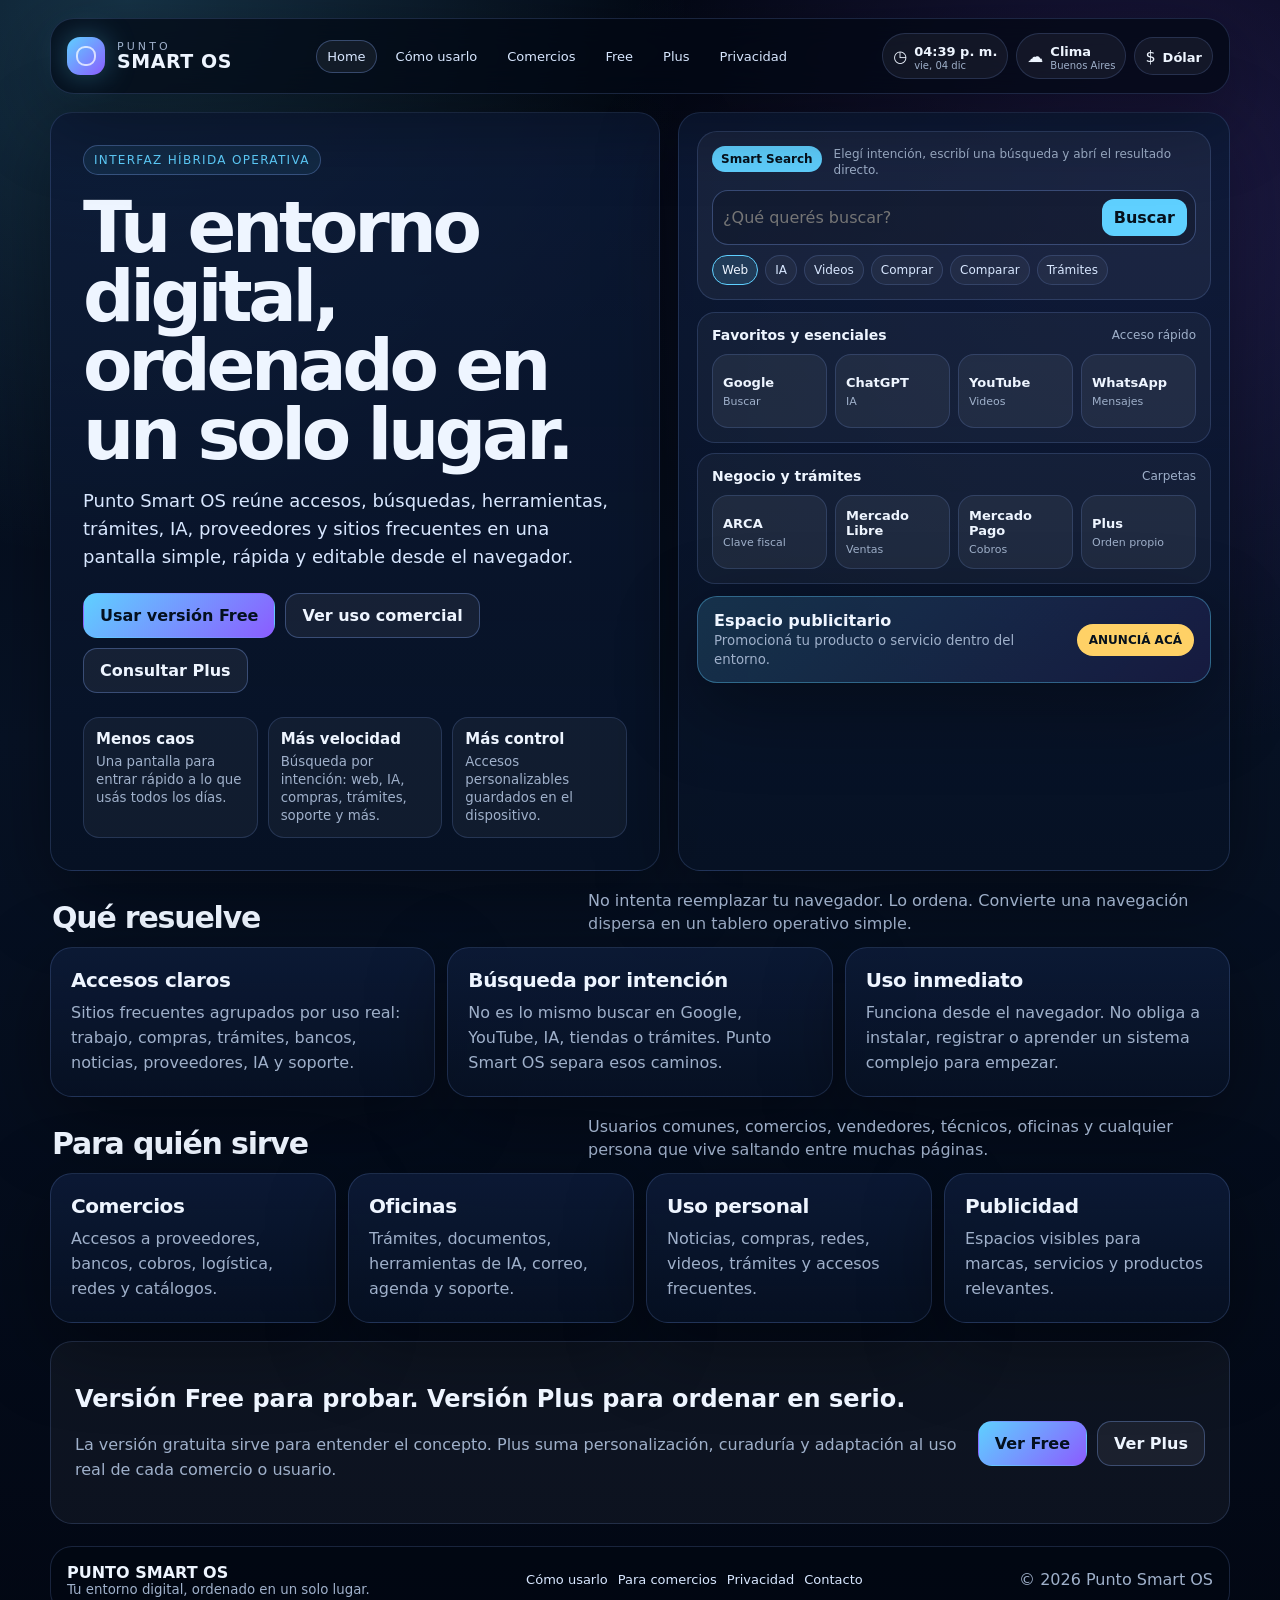
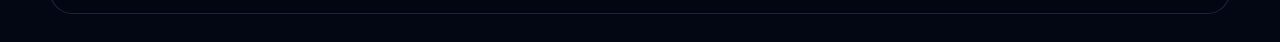
<file: index.html>
<!doctype html>
<html lang="es-AR">
<head>
  <meta charset="utf-8" />
  <meta name="viewport" content="width=device-width, initial-scale=1" />
  <meta name="theme-color" content="#020713" />
  <title>Punto Smart OS | Escritorio digital en la nube</title>
  <meta name="description" content="Ordená accesos, búsquedas, herramientas, trámites, IA y sitios frecuentes en una pantalla rápida, simple y editable." />
  <link rel="canonical" href="https://puntosmart.com.ar/home/" />
  <link rel="icon" href="favicon.ico" sizes="any" />
  <link rel="icon" type="image/png" sizes="32x32" href="assets/favicon-32.png" />
  <link rel="apple-touch-icon" href="assets/apple-touch-icon.png" />
  <link rel="manifest" href="manifest.webmanifest" />
  <meta property="og:type" content="website" />
  <meta property="og:title" content="Punto Smart OS | Escritorio digital en la nube" />
  <meta property="og:description" content="Ordená accesos, búsquedas, herramientas, trámites, IA y sitios frecuentes en una pantalla rápida, simple y editable." />
  <meta property="og:url" content="https://puntosmart.com.ar/home/" />
  <meta name="twitter:card" content="summary" />
  <style>
/* Punto Smart OS v14.3 inline CSS fix */

:root{
  --bg:#020713;
  --bg2:#071225;
  --panel:rgba(12,24,48,.78);
  --panel2:rgba(14,31,62,.92);
  --line:rgba(134,171,255,.18);
  --line2:rgba(134,171,255,.32);
  --text:#eef5ff;
  --muted:#9fb0ca;
  --soft:#d8e7ff;
  --accent:#5fd0ff;
  --accent2:#8b5cff;
  --ok:#54f3b1;
  --warn:#ffd166;
  --shadow:0 24px 80px rgba(0,0,0,.38);
  --radius:22px;
}
*{box-sizing:border-box}
html{scroll-behavior:smooth;background:var(--bg)}
body{margin:0;min-height:100vh;font-family:Inter, ui-sans-serif, system-ui, -apple-system, Segoe UI, Roboto, Arial, sans-serif;color:var(--text);background:
  radial-gradient(circle at 10% 0%, rgba(95,208,255,.22), transparent 28%),
  radial-gradient(circle at 90% 12%, rgba(139,92,255,.20), transparent 30%),
  linear-gradient(180deg,#020713 0%,#071225 45%,#020713 100%);}
a{color:inherit;text-decoration:none}
button,input{font:inherit}
.app-shell{width:min(1180px,calc(100% - 28px));margin:0 auto;padding:18px 0 28px}
.topbar{position:relative;z-index:4;display:flex;align-items:center;justify-content:space-between;gap:14px;padding:14px 16px;margin-bottom:18px;border:1px solid var(--line);background:rgba(2,7,19,.72);backdrop-filter:blur(16px);border-radius:24px;box-shadow:var(--shadow)}
.brand{display:flex;align-items:center;gap:12px;min-width:max-content}
.brand-mark{width:38px;height:38px;border-radius:13px;background:linear-gradient(135deg,var(--accent),var(--accent2));box-shadow:0 0 30px rgba(95,208,255,.35);position:relative}
.brand-mark:after{content:"";position:absolute;inset:9px;border:2px solid rgba(255,255,255,.72);border-radius:9px}
.brand-text{display:grid;line-height:1}.brand-text span{font-size:11px;letter-spacing:.28em;color:var(--muted)}.brand-text strong{font-size:19px;letter-spacing:.03em}
.main-nav{display:flex;align-items:center;justify-content:flex-end;gap:8px;flex-wrap:wrap}.main-nav a{font-size:13px;color:var(--soft);padding:8px 10px;border:1px solid transparent;border-radius:999px}.main-nav a:hover,.main-nav a.active{border-color:var(--line2);background:rgba(255,255,255,.06)}
.status-zone{display:flex;align-items:center;gap:8px;flex-wrap:wrap;justify-content:flex-end}.status-pill{display:flex;align-items:center;gap:7px;min-height:38px;padding:7px 10px;border:1px solid var(--line);border-radius:999px;background:rgba(255,255,255,.055)}.status-pill b{font-size:13px}.status-pill small{display:block;color:var(--muted);font-size:10px}.gear{width:38px;height:38px;border:1px solid var(--line);border-radius:50%;background:rgba(255,255,255,.06);color:var(--text);cursor:pointer}
.hero{display:grid;grid-template-columns:minmax(0,1.05fr) minmax(340px,.95fr);gap:18px;align-items:stretch;margin-bottom:18px}.hero-card,.os-card,.panel,.text-card,.price-card{border:1px solid var(--line);border-radius:var(--radius);background:linear-gradient(180deg,rgba(13,27,56,.86),rgba(7,18,37,.72));box-shadow:var(--shadow)}.hero-card{padding:32px}.eyebrow{display:inline-flex;align-items:center;gap:8px;font-size:12px;letter-spacing:.11em;text-transform:uppercase;color:var(--accent);border:1px solid var(--line2);border-radius:999px;padding:7px 10px;background:rgba(95,208,255,.08);margin-bottom:18px}.hero h1{font-size:clamp(38px,6vw,72px);line-height:.96;margin:0 0 18px;letter-spacing:-.06em}.hero p{font-size:18px;line-height:1.55;color:var(--soft);max-width:670px;margin:0 0 18px}.cta-row{display:flex;gap:10px;flex-wrap:wrap;margin-top:22px}.btn{display:inline-flex;align-items:center;justify-content:center;gap:8px;min-height:44px;padding:12px 16px;border-radius:14px;border:1px solid var(--line2);background:rgba(255,255,255,.06);color:var(--text);font-weight:800;cursor:pointer}.btn.primary{border-color:transparent;background:linear-gradient(135deg,var(--accent),var(--accent2));color:#04101f}.btn:hover{transform:translateY(-1px)}
.quick-proof{display:grid;grid-template-columns:repeat(3,1fr);gap:10px;margin-top:24px}.proof{padding:12px;border:1px solid var(--line);border-radius:16px;background:rgba(255,255,255,.045)}.proof b{display:block;font-size:15px}.proof small{display:block;margin-top:5px;color:var(--muted);line-height:1.35}
.os-card{padding:18px;display:flex;flex-direction:column;gap:12px}.smart-search{padding:14px;border:1px solid var(--line);border-radius:20px;background:rgba(255,255,255,.05)}.smart-search-head{display:flex;align-items:flex-start;justify-content:space-between;gap:12px;margin-bottom:12px}.badge{font-size:12px;font-weight:900;color:#06111d;background:var(--accent);padding:6px 9px;border-radius:999px;white-space:nowrap}.smart-search-head small{font-size:12px;color:var(--muted);line-height:1.35}.smart-search-box{display:flex;gap:8px;align-items:center;border:1px solid var(--line2);border-radius:16px;padding:8px;background:rgba(0,0,0,.18)}.smart-search-box input{flex:1;border:0;outline:0;background:transparent;color:var(--text);min-width:0}.smart-search-box button{border:0;border-radius:12px;padding:9px 12px;background:var(--accent);color:#06111d;font-weight:900;cursor:pointer}.engines{display:flex;gap:7px;flex-wrap:wrap;margin-top:10px}.engine{border:1px solid var(--line);border-radius:999px;background:rgba(255,255,255,.045);color:var(--soft);font-size:12px;padding:7px 9px;cursor:pointer}.engine.active{background:rgba(95,208,255,.14);border-color:var(--accent);color:var(--text)}
.mini-desktop{display:grid;gap:10px}.desktop-section{padding:14px;border:1px solid var(--line);border-radius:18px;background:rgba(255,255,255,.04)}.desktop-title{display:flex;align-items:center;justify-content:space-between;margin-bottom:11px}.desktop-title b{font-size:14px}.desktop-title small{color:var(--muted);font-size:12px}.tile-grid{display:grid;grid-template-columns:repeat(4,1fr);gap:8px}.tile{min-height:74px;padding:10px;border:1px solid var(--line);border-radius:16px;background:rgba(255,255,255,.055);display:flex;flex-direction:column;justify-content:center;gap:5px;transition:.18s ease}.tile:hover{border-color:var(--accent);background:rgba(95,208,255,.10);transform:translateY(-1px)}.tile span{font-weight:900;font-size:13px}.tile small{font-size:11px;color:var(--muted);line-height:1.2}.ad-banner{display:flex;align-items:center;justify-content:space-between;gap:12px;border:1px solid rgba(95,208,255,.36);border-radius:20px;padding:14px 16px;background:linear-gradient(135deg,rgba(95,208,255,.16),rgba(139,92,255,.10));box-shadow:var(--shadow)}.ad-copy b{display:block}.ad-copy small{color:var(--muted)}.ad-cta{font-weight:900;color:#06111d;background:var(--warn);padding:9px 12px;border-radius:999px;white-space:nowrap;font-size:12px}
.section{margin:18px 0}.section-head{display:flex;align-items:end;justify-content:space-between;gap:18px;margin:0 2px 12px}.section h2{font-size:30px;letter-spacing:-.04em;margin:0}.section-head p{margin:0;color:var(--muted);line-height:1.45;max-width:640px}.cards{display:grid;grid-template-columns:repeat(3,1fr);gap:12px}.cards.two{grid-template-columns:repeat(2,1fr)}.cards.four{grid-template-columns:repeat(4,1fr)}.text-card,.panel{padding:20px}.text-card h3,.panel h3,.price-card h3{margin:0 0 9px;font-size:20px;letter-spacing:-.02em}.text-card p,.panel p,.price-card p{margin:0;color:var(--muted);line-height:1.55}.text-card ul,.panel ul,.price-card ul{margin:14px 0 0;padding-left:18px;color:var(--soft);line-height:1.55}.text-card li+li,.panel li+li,.price-card li+li{margin-top:6px}.wide-panel{padding:24px;border:1px solid var(--line);border-radius:var(--radius);background:rgba(255,255,255,.045);display:grid;grid-template-columns:1fr auto;gap:18px;align-items:center}.wide-panel p{color:var(--muted);line-height:1.55}.page-hero{padding:36px;border:1px solid var(--line);border-radius:28px;background:linear-gradient(180deg,rgba(13,27,56,.86),rgba(7,18,37,.72));box-shadow:var(--shadow);margin-bottom:18px}.page-hero h1{font-size:clamp(34px,5vw,58px);line-height:1;margin:0 0 12px;letter-spacing:-.05em}.page-hero p{font-size:18px;line-height:1.55;color:var(--soft);max-width:850px;margin:0}.steps{counter-reset:step;display:grid;gap:12px}.step{counter-increment:step;display:grid;grid-template-columns:54px 1fr;gap:12px;align-items:start;padding:18px;border:1px solid var(--line);border-radius:20px;background:rgba(255,255,255,.045)}.step:before{content:counter(step);width:42px;height:42px;border-radius:14px;display:flex;align-items:center;justify-content:center;font-weight:900;color:#06111d;background:linear-gradient(135deg,var(--accent),var(--accent2))}.step h3{margin:0 0 6px}.step p{margin:0;color:var(--muted);line-height:1.55}.price-grid{display:grid;grid-template-columns:repeat(2,1fr);gap:14px}.price-card{padding:24px}.price-card.featured{border-color:rgba(95,208,255,.55);background:linear-gradient(180deg,rgba(18,39,78,.94),rgba(7,18,37,.76))}.price-tag{font-size:28px;font-weight:950;letter-spacing:-.04em;margin:8px 0 2px}.footer{display:flex;align-items:center;justify-content:space-between;gap:12px;flex-wrap:wrap;margin-top:22px;padding:16px;border:1px solid var(--line);border-radius:22px;background:rgba(2,7,19,.72);color:var(--muted)}.footer b{color:var(--text)}.footer small{display:block}.footer-links{display:flex;gap:10px;flex-wrap:wrap}.footer a{color:var(--soft);font-size:13px}.note{font-size:13px;color:var(--muted);line-height:1.5}.skip-link{position:absolute;left:-999px;top:auto;width:1px;height:1px;overflow:hidden}.skip-link:focus{left:16px;top:16px;width:auto;height:auto;background:var(--accent);color:#06111d;padding:10px;border-radius:10px;z-index:10}
@media (max-width:900px){.topbar{align-items:flex-start;flex-direction:column}.main-nav{justify-content:flex-start}.hero{grid-template-columns:1fr}.cards,.cards.two,.cards.four,.price-grid{grid-template-columns:1fr}.wide-panel{grid-template-columns:1fr}.quick-proof{grid-template-columns:1fr}.tile-grid{grid-template-columns:repeat(2,1fr)}.hide-small{display:none}.hero-card{padding:24px}.page-hero{padding:26px}.section-head{display:block}.section-head p{margin-top:8px}.ad-banner{align-items:flex-start;flex-direction:column}.ad-cta{align-self:flex-start}}
@media (max-width:460px){.app-shell{width:min(100% - 18px,1180px)}.main-nav a{font-size:12px;padding:7px 8px}.hero h1{font-size:38px}.smart-search-box{align-items:stretch;flex-direction:column}.smart-search-box button{width:100%}.tile-grid{grid-template-columns:1fr}.status-zone{width:100%;justify-content:space-between}.status-pill{flex:1}.gear{flex:0 0 38px}}

  </style>
  <script type="application/ld+json">[{"@context": "https://schema.org", "@type": "SoftwareApplication", "name": "Punto Smart OS", "applicationCategory": "ProductivityApplication", "operatingSystem": "Web", "url": "https://puntosmart.com.ar/home/", "description": "Escritorio digital para ordenar accesos, búsquedas, herramientas, trámites y sitios frecuentes desde el navegador.", "offers": {"@type": "Offer", "price": "0", "priceCurrency": "ARS"}}, {"@context": "https://schema.org", "@type": "Organization", "name": "Punto Smart", "url": "https://puntosmart.com.ar"}]</script>
</head>
<body>
<a class="skip-link" href="#contenido">Saltar al contenido</a>
  <div class="app-shell">
    <header class="topbar">
      <a class="brand" href="/home/" aria-label="Punto Smart OS">
        <span class="brand-mark"></span>
        <span class="brand-text"><span>PUNTO</span><strong>SMART OS</strong></span>
      </a>
      <nav class="main-nav" aria-label="Navegación principal"><a href="/home/" class="active">Home</a><a href="/home/como-usarlo/" class="">Cómo usarlo</a><a href="/home/para-comercios/" class="">Comercios</a><a href="/home/free/" class="">Free</a><a href="/home/plus/" class="">Plus</a><a href="/home/privacidad/" class="">Privacidad</a></nav>
      <div class="status-zone">
        <div class="status-pill hide-small"><span>◷</span><span><b id="clock">--:--</b><small id="dateText">Cargando...</small></span></div>
        <a class="status-pill hide-small" href="https://www.google.com/search?q=clima+buenos+aires" target="_blank" rel="noopener"><span>☁</span><span><b>Clima</b><small>Buenos Aires</small></span></a>
        <a class="status-pill" href="https://dolarhoy.com/" target="_blank" rel="noopener"><span>$</span><span><b>Dólar</b></span></a>
      </div>
    </header>
    <main id="contenido">

      <section class="hero">
        <article class="hero-card">
          <span class="eyebrow">Interfaz Híbrida Operativa</span>
          <h1>Tu entorno digital, ordenado en un solo lugar.</h1>
          <p>Punto Smart OS reúne accesos, búsquedas, herramientas, trámites, IA, proveedores y sitios frecuentes en una pantalla simple, rápida y editable desde el navegador.</p>
          <div class="cta-row">
            <a class="btn primary" href="/home/free/">Usar versión Free</a>
            <a class="btn" href="/home/para-comercios/">Ver uso comercial</a>
            <a class="btn" href="https://wa.me/5491148706501?text=Hola%2C%20quiero%20consultar%20por%20Punto%20Smart%20OS" target="_blank" rel="noopener">Consultar Plus</a>
          </div>
          <div class="quick-proof" aria-label="Beneficios principales">
            <div class="proof"><b>Menos caos</b><small>Una pantalla para entrar rápido a lo que usás todos los días.</small></div>
            <div class="proof"><b>Más velocidad</b><small>Búsqueda por intención: web, IA, compras, trámites, soporte y más.</small></div>
            <div class="proof"><b>Más control</b><small>Accesos personalizables guardados en el dispositivo.</small></div>
          </div>
        </article>
        <aside class="os-card" aria-label="Vista previa de Punto Smart OS">
          <section class="smart-search" aria-label="Smart Search">
            <div class="smart-search-head"><span class="badge">Smart Search</span><small>Elegí intención, escribí una búsqueda y abrí el resultado directo.</small></div>
            <form id="smartSearchForm" class="smart-search-box"><input id="searchInput" type="search" autocomplete="off" placeholder="¿Qué querés buscar?" /><button type="submit">Buscar</button></form>
            <div class="engines" role="group" aria-label="Dónde buscar">
              <button type="button" class="engine active" data-engine="web">Web</button>
              <button type="button" class="engine" data-engine="ia">IA</button>
              <button type="button" class="engine" data-engine="videos">Videos</button>
              <button type="button" class="engine" data-engine="comprar">Comprar</button>
              <button type="button" class="engine" data-engine="comparar">Comparar</button>
              <button type="button" class="engine" data-engine="tramites">Trámites</button>
            </div>
          </section>
          <div class="mini-desktop">
            <div class="desktop-section"><div class="desktop-title"><b>Favoritos y esenciales</b><small>Acceso rápido</small></div><div class="tile-grid">
              <a class="tile" href="https://www.google.com/" target="_blank" rel="noopener"><span>Google</span><small>Buscar</small></a>
              <a class="tile" href="https://chat.openai.com/" target="_blank" rel="noopener"><span>ChatGPT</span><small>IA</small></a>
              <a class="tile" href="https://www.youtube.com/" target="_blank" rel="noopener"><span>YouTube</span><small>Videos</small></a>
              <a class="tile" href="https://web.whatsapp.com/" target="_blank" rel="noopener"><span>WhatsApp</span><small>Mensajes</small></a>
            </div></div>
            <div class="desktop-section"><div class="desktop-title"><b>Negocio y trámites</b><small>Carpetas</small></div><div class="tile-grid">
              <a class="tile" href="https://www.afip.gob.ar/" target="_blank" rel="noopener"><span>ARCA</span><small>Clave fiscal</small></a>
              <a class="tile" href="https://www.mercadolibre.com.ar/" target="_blank" rel="noopener"><span>Mercado Libre</span><small>Ventas</small></a>
              <a class="tile" href="https://www.mercadopago.com.ar/" target="_blank" rel="noopener"><span>Mercado Pago</span><small>Cobros</small></a>
              <a class="tile" href="/home/plus/"><span>Plus</span><small>Orden propio</small></a>
            </div></div>
          </div>
          <a class="ad-banner" href="https://wa.me/5491148706501?text=Hola%2C%20quiero%20consultar%20por%20un%20espacio%20publicitario%20en%20Punto%20Smart%20OS" target="_blank" rel="noopener"><span class="ad-copy"><b>Espacio publicitario</b><small>Promocioná tu producto o servicio dentro del entorno.</small></span><span class="ad-cta">ANUNCIÁ ACÁ</span></a>
        </aside>
      </section>

      <section class="section">
        <div class="section-head"><h2>Qué resuelve</h2><p>No intenta reemplazar tu navegador. Lo ordena. Convierte una navegación dispersa en un tablero operativo simple.</p></div>
        <div class="cards">
          <article class="text-card"><h3>Accesos claros</h3><p>Sitios frecuentes agrupados por uso real: trabajo, compras, trámites, bancos, noticias, proveedores, IA y soporte.</p></article>
          <article class="text-card"><h3>Búsqueda por intención</h3><p>No es lo mismo buscar en Google, YouTube, IA, tiendas o trámites. Punto Smart OS separa esos caminos.</p></article>
          <article class="text-card"><h3>Uso inmediato</h3><p>Funciona desde el navegador. No obliga a instalar, registrar o aprender un sistema complejo para empezar.</p></article>
        </div>
      </section>

      <section class="section">
        <div class="section-head"><h2>Para quién sirve</h2><p>Usuarios comunes, comercios, vendedores, técnicos, oficinas y cualquier persona que vive saltando entre muchas páginas.</p></div>
        <div class="cards four">
          <article class="text-card"><h3>Comercios</h3><p>Accesos a proveedores, bancos, cobros, logística, redes y catálogos.</p></article>
          <article class="text-card"><h3>Oficinas</h3><p>Trámites, documentos, herramientas de IA, correo, agenda y soporte.</p></article>
          <article class="text-card"><h3>Uso personal</h3><p>Noticias, compras, redes, videos, trámites y accesos frecuentes.</p></article>
          <article class="text-card"><h3>Publicidad</h3><p>Espacios visibles para marcas, servicios y productos relevantes.</p></article>
        </div>
      </section>

      <section class="wide-panel">
        <div><h2>Versión Free para probar. Versión Plus para ordenar en serio.</h2><p>La versión gratuita sirve para entender el concepto. Plus suma personalización, curaduría y adaptación al uso real de cada comercio o usuario.</p></div>
        <div class="cta-row"><a class="btn primary" href="/home/free/">Ver Free</a><a class="btn" href="/home/plus/">Ver Plus</a></div>
      </section>

    </main>
    <footer class="footer">
      <div><b>PUNTO SMART OS</b><small>Tu entorno digital, ordenado en un solo lugar.</small></div>
      <div class="footer-links">
        <a href="/home/como-usarlo/">Cómo usarlo</a>
        <a href="/home/para-comercios/">Para comercios</a>
        <a href="/home/privacidad/">Privacidad</a>
        <a href="https://wa.me/5491148706501?text=Hola%2C%20quiero%20consultar%20por%20Punto%20Smart%20OS" target="_blank" rel="noopener">Contacto</a>
      </div>
      <span>© 2026 Punto Smart OS</span>
    </footer>
  </div>
  <script>
// Punto Smart OS v14.3 inline JS fix

const engines = {
  web: q => `https://www.google.com/search?q=${encodeURIComponent(q)}`,
  ia: q => `https://chat.openai.com/?q=${encodeURIComponent(q)}`,
  videos: q => `https://www.youtube.com/results?search_query=${encodeURIComponent(q)}`,
  comprar: q => `https://www.google.com/search?tbm=shop&q=${encodeURIComponent(q)}`,
  comparar: q => `https://www.google.com/search?q=${encodeURIComponent(q + ' comparativa opiniones')}`,
  tramites: q => `https://www.google.com/search?q=${encodeURIComponent(q + ' trámite Argentina')}`
};
let activeEngine = 'web';
document.querySelectorAll('[data-engine]').forEach(btn => {
  btn.addEventListener('click', () => {
    document.querySelectorAll('[data-engine]').forEach(b => b.classList.remove('active'));
    btn.classList.add('active');
    activeEngine = btn.dataset.engine;
  });
});
const form = document.querySelector('#smartSearchForm');
if(form){
  form.addEventListener('submit', e => {
    e.preventDefault();
    const input = document.querySelector('#searchInput');
    const q = (input?.value || '').trim();
    if(!q) return;
    const fn = engines[activeEngine] || engines.web;
    window.open(fn(q), '_blank', 'noopener');
  });
}
const clock = document.querySelector('#clock');
const dateText = document.querySelector('#dateText');
function tick(){
  const d = new Date();
  if(clock) clock.textContent = d.toLocaleTimeString('es-AR', {hour:'2-digit', minute:'2-digit'});
  if(dateText) dateText.textContent = d.toLocaleDateString('es-AR', {weekday:'short', day:'2-digit', month:'short'});
}
tick(); setInterval(tick, 30000);

  </script>
</body>
</html>
</file>
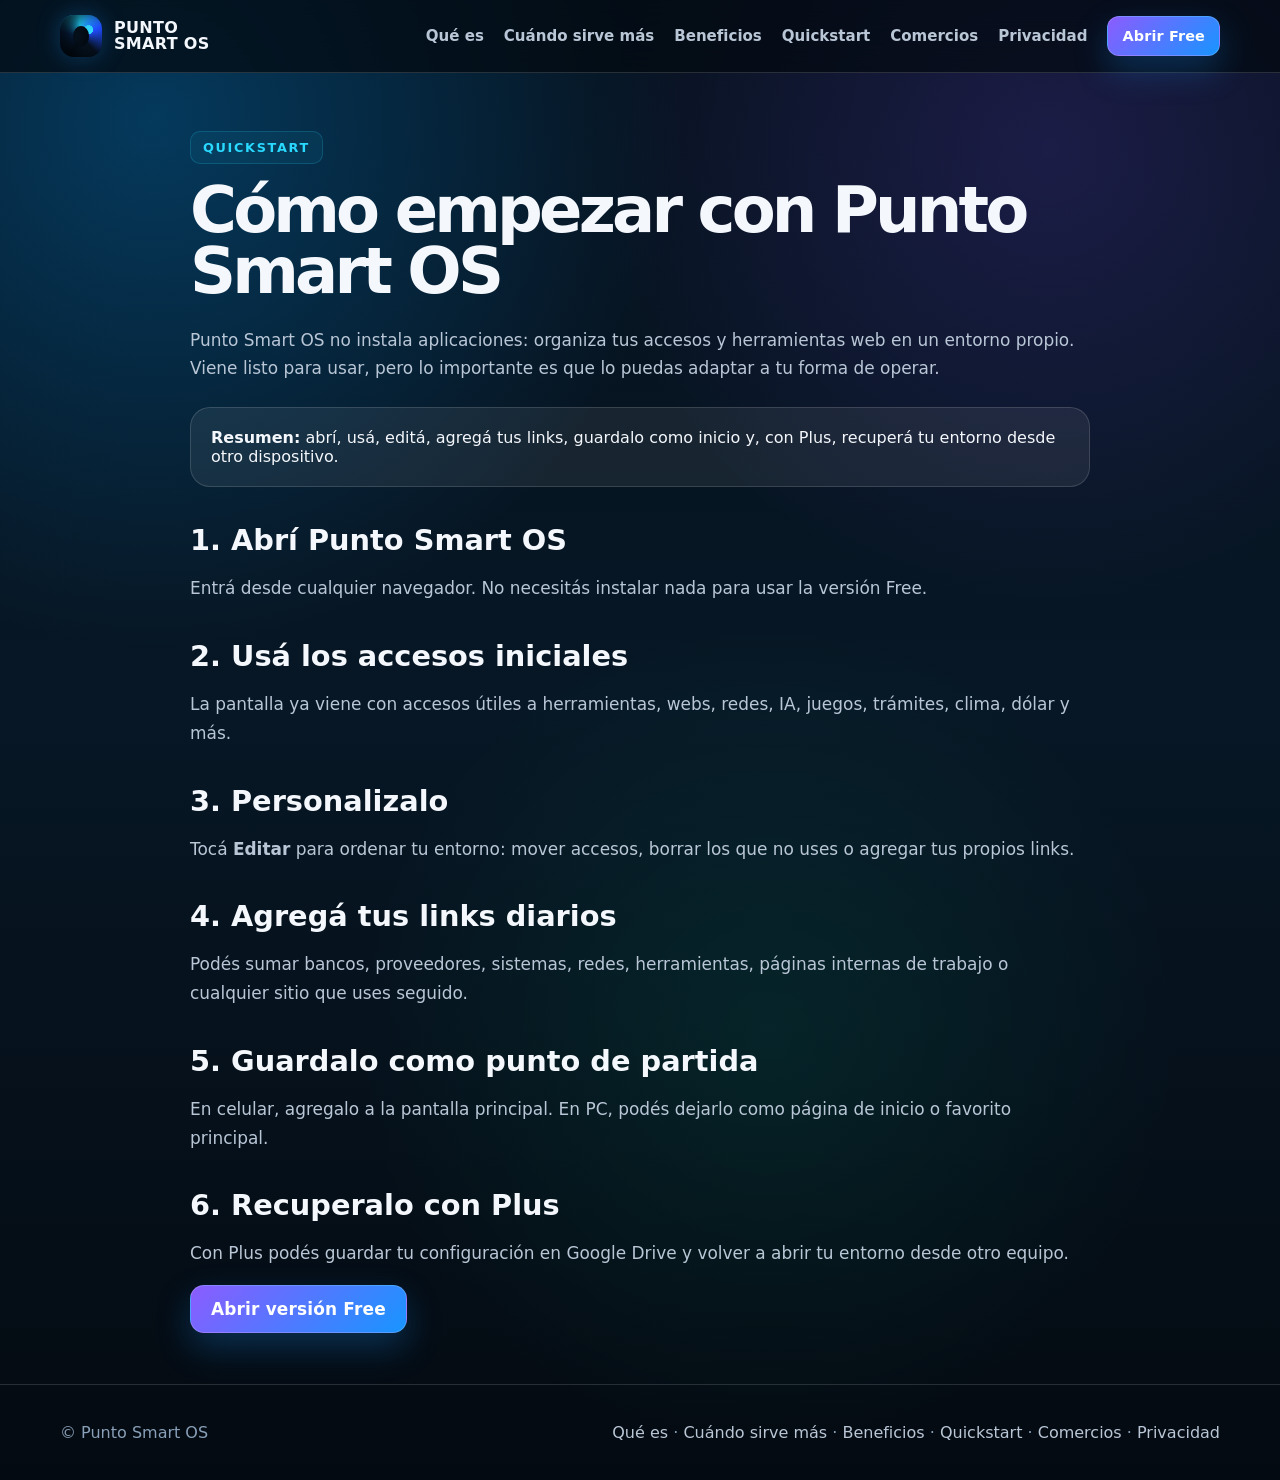
<file: como-usarlo/index.html>
<!doctype html>
<html lang="es-AR">
<head>
 <meta charset="utf-8"><meta name="viewport" content="width=device-width, initial-scale=1">
 <title>Cómo usar Punto Smart OS | Quickstart</title>
 <meta name="description" content="Guía rápida para empezar a usar Punto Smart OS: abrir, usar accesos, editar, agregar links, guardar y recuperar con Plus.">
 <link rel="canonical" href="https://puntosmart.com.ar/como-usarlo/">
 <link rel="icon" href="../favicon.png"><link rel="stylesheet" href="../styles.css">
 <style id="inline-critical-css">
:root{
 --bg:#06111d;
 --bg2:#081b2c;
 --card:rgba(255,255,255,.075);
 --card2:rgba(255,255,255,.045);
 --line:rgba(255,255,255,.14);
 --text:#f4f7fb;
 --muted:#b9c6d6;
 --muted2:#89a0b8;
 --blue:#1895ff;
 --cyan:#29d9ff;
 --violet:#8b5cff;
 --green:#42ff73;
 --shadow:0 24px 70px rgba(0,0,0,.35);
}
*{box-sizing:border-box}
html{scroll-behavior:smooth}
body{
 margin:0;
 font-family:Inter,system-ui,-apple-system,BlinkMacSystemFont,"Segoe UI",Roboto,Arial,sans-serif;
 color:var(--text);
 background:
  radial-gradient(circle at 12% 8%, rgba(0,160,255,.28), transparent 30%),
  radial-gradient(circle at 82% 10%, rgba(126,76,255,.18), transparent 27%),
  radial-gradient(circle at 60% 70%, rgba(0,255,180,.08), transparent 32%),
  linear-gradient(180deg,#06111d 0%,#071725 48%,#040a11 100%);
 min-height:100vh;
}
a{color:inherit;text-decoration:none}
.container{width:min(1160px,calc(100% - 40px));margin:auto}
.nav{
 position:sticky;top:0;z-index:10;
 background:rgba(4,10,17,.72);
 backdrop-filter:blur(18px);
 border-bottom:1px solid var(--line);
}
.nav-inner{height:72px;display:flex;align-items:center;justify-content:space-between;gap:20px}
.brand{display:flex;align-items:center;gap:12px;font-weight:900;letter-spacing:.02em}
.brand img{width:42px;height:42px;border-radius:12px}
.brand span{font-size:1.05rem;line-height:1.05}
.nav-links{display:flex;align-items:center;gap:20px;color:var(--muted);font-weight:650;font-size:.94rem}
.nav-links a:hover{color:#fff}
.btn{
 display:inline-flex;align-items:center;justify-content:center;gap:10px;
 min-height:48px;padding:0 20px;border-radius:14px;
 font-weight:850;letter-spacing:.01em;
 background:linear-gradient(135deg,var(--violet),var(--blue));
 color:#fff;box-shadow:0 14px 34px rgba(24,149,255,.26);
 border:1px solid rgba(255,255,255,.18);
}
.btn.secondary{background:rgba(255,255,255,.08);box-shadow:none;color:#fff}
.btn.small{min-height:40px;padding:0 14px;border-radius:12px;font-size:.9rem}
.hero{padding:80px 0 56px}
.hero-grid{display:grid;grid-template-columns:1.07fr .93fr;gap:44px;align-items:center}
.kicker{color:var(--cyan);font-weight:850;text-transform:uppercase;letter-spacing:.13em;font-size:.8rem;margin-bottom:16px}
h1{font-size:clamp(2.55rem,6vw,5.7rem);line-height:.95;margin:0 0 24px;letter-spacing:-.06em}
.gradient{background:linear-gradient(135deg,#fff 10%,#46c4ff 45%,#765cff 88%);-webkit-background-clip:text;background-clip:text;color:transparent}
.lead{font-size:clamp(1.05rem,2vw,1.35rem);line-height:1.55;color:var(--muted);margin:0 0 28px;max-width:740px}
.statement{display:inline-flex;align-items:center;gap:10px;margin:0 0 6px;padding:10px 14px;border:1px solid rgba(41,217,255,.28);border-radius:999px;background:rgba(41,217,255,.08);color:#eaf8ff;font-weight:850;letter-spacing:.01em}
.ctas{display:flex;gap:14px;flex-wrap:wrap;margin:28px 0 22px}
.micro{color:var(--muted2);font-size:.95rem;line-height:1.5}
.hero-card{position:relative;border:1px solid var(--line);border-radius:28px;background:linear-gradient(180deg,rgba(255,255,255,.10),rgba(255,255,255,.04));box-shadow:var(--shadow);padding:22px;overflow:hidden}
.hero-card:before{content:"";position:absolute;inset:-60px -60px auto auto;width:200px;height:200px;background:radial-gradient(circle,rgba(66,255,115,.28),transparent 62%)}
.mock{border:1px solid rgba(255,255,255,.18);border-radius:22px;background:#07121f;padding:16px;position:relative;z-index:1}
.mock-top{display:flex;align-items:center;gap:8px;margin-bottom:14px;color:var(--muted2);font-size:.8rem}.dot{width:9px;height:9px;border-radius:50%;background:#6b7a8c}.dot:nth-child(1){background:#ff5e67}.dot:nth-child(2){background:#ffd166}.dot:nth-child(3){background:#42ff73}
.mock-logo{display:flex;align-items:center;gap:14px;margin:8px 0 20px}.mock-logo img{width:64px;height:64px}.mock-logo strong{font-size:2.2rem;line-height:.9}.mock-search{height:52px;border:1px solid rgba(255,255,255,.2);border-radius:13px;display:flex;align-items:center;padding:0 16px;color:var(--muted);background:rgba(255,255,255,.04);margin-bottom:16px}
.tiles{display:grid;grid-template-columns:repeat(4,1fr);gap:10px}.tile{background:rgba(255,255,255,.08);border:1px solid rgba(255,255,255,.12);border-radius:14px;min-height:72px;padding:12px;display:flex;flex-direction:column;justify-content:space-between}.tile b{font-size:.9rem}.tile span{color:var(--muted2);font-size:.75rem}
.section{padding:64px 0;border-top:1px solid rgba(255,255,255,.08)}
.section h2{font-size:clamp(2rem,4vw,3.4rem);line-height:1.05;margin:0 0 16px;letter-spacing:-.04em}.section p.sub{color:var(--muted);font-size:1.12rem;line-height:1.6;max-width:760px;margin:0 0 30px}
.cards{display:grid;grid-template-columns:repeat(3,1fr);gap:16px}.card{background:var(--card2);border:1px solid var(--line);border-radius:22px;padding:24px;min-height:210px}.card .icon{font-size:1.7rem;margin-bottom:14px}.card h3{margin:0 0 10px;font-size:1.2rem}.card p{margin:0;color:var(--muted);line-height:1.55}.card strong{color:#fff}
.compare{display:grid;grid-template-columns:repeat(2,1fr);gap:16px}.panel{background:var(--card2);border:1px solid var(--line);border-radius:24px;padding:26px}.panel h3{margin:0 0 16px}.checklist{display:grid;gap:12px;margin:0;padding:0;list-style:none}.checklist li{color:var(--muted);line-height:1.45;display:flex;gap:10px}.checklist li:before{content:"✓";color:var(--green);font-weight:900}.checklist.no li:before{content:"×";color:#ff6b7a}
.steps{counter-reset:steps;display:grid;grid-template-columns:repeat(5,1fr);gap:14px}.step{counter-increment:steps;background:var(--card2);border:1px solid var(--line);border-radius:20px;padding:20px}.step:before{content:counter(steps);display:grid;place-items:center;width:34px;height:34px;border-radius:50%;background:linear-gradient(135deg,var(--violet),var(--blue));font-weight:900;margin-bottom:12px}.step h3{margin:0 0 8px;font-size:1rem}.step p{margin:0;color:var(--muted);line-height:1.45;font-size:.95rem}
.keyword-box{display:flex;flex-wrap:wrap;gap:10px;margin-top:22px}.tag{border:1px solid var(--line);border-radius:999px;background:rgba(255,255,255,.06);padding:9px 13px;color:var(--muted);font-weight:650;font-size:.9rem}
.cta-band{background:linear-gradient(135deg,rgba(139,92,255,.28),rgba(24,149,255,.24));border:1px solid rgba(255,255,255,.2);border-radius:28px;padding:34px;display:flex;align-items:center;justify-content:space-between;gap:22px;box-shadow:var(--shadow)}.cta-band h2{margin:0 0 8px;font-size:clamp(1.8rem,3vw,2.7rem)}.cta-band p{margin:0;color:var(--muted);line-height:1.5}
.footer{border-top:1px solid var(--line);padding:38px 0;color:var(--muted2)}.footer-inner{display:flex;justify-content:space-between;gap:24px;flex-wrap:wrap}.footer a{color:var(--muted)}
.page-hero{padding:58px 0 34px}.content{max-width:900px}.content h1{font-size:clamp(2.3rem,5vw,4.7rem)}.content h2{font-size:1.8rem;margin-top:36px}.content p,.content li{color:var(--muted);line-height:1.7;font-size:1.06rem}.content ul{padding-left:22px}.notice{background:rgba(255,255,255,.07);border:1px solid var(--line);border-radius:20px;padding:20px;margin:24px 0}.table{display:grid;gap:12px}.row{display:grid;grid-template-columns:220px 1fr;gap:14px;border-bottom:1px solid var(--line);padding:12px 0}.row strong{color:#fff}.row span{color:var(--muted)}
@media(max-width:900px){.hero-grid,.cards,.compare{grid-template-columns:1fr}.steps{grid-template-columns:1fr 1fr}.nav-links{display:none}.hero{padding-top:46px}.cta-band{display:block}.cta-band .btn{margin-top:20px}.tiles{grid-template-columns:repeat(3,1fr)}}
@media(max-width:560px){.container{width:min(100% - 28px,1160px)}.nav-inner{height:64px}.brand span{font-size:.92rem}.hero{padding:36px 0}.hero-card{padding:12px;border-radius:22px}.mock-logo strong{font-size:1.6rem}.mock-logo img{width:52px;height:52px}.steps{grid-template-columns:1fr}.cards{gap:12px}.card{min-height:unset}.row{grid-template-columns:1fr}.tiles{grid-template-columns:repeat(2,1fr)}.section{padding:46px 0}}

.logo-mark{width:42px;height:42px;border-radius:14px;display:inline-block;flex:0 0 auto;background:radial-gradient(circle at 68% 35%,#31d8ff 0 11%,transparent 12%),conic-gradient(from 210deg,#04111f,#0a2d60,#23d7ff,#204cff,#06111d,#04111f);box-shadow:inset 13px 0 14px rgba(0,0,0,.72),0 0 24px rgba(35,150,255,.28);position:relative}.logo-mark:after{content:"";position:absolute;inset:11px 13px;border-radius:50%;background:#06111d;box-shadow:inset -4px 0 9px rgba(0,0,0,.55)}.mock-logo .logo-mark{width:64px;height:64px;border-radius:18px}.mock-logo .logo-mark:after{inset:16px 20px}@media(max-width:560px){.brand .logo-mark{width:38px;height:38px}.brand .logo-mark:after{inset:10px 12px}.mock-logo .logo-mark{width:52px;height:52px}.mock-logo .logo-mark:after{inset:13px 16px}}

 </style>
</head>
<body>
<header class="nav"><div class="container nav-inner"><a class="brand" href="../"><span class="logo-mark" aria-hidden="true"></span><span>PUNTO<br>SMART OS</span></a><nav class="nav-links" aria-label="Navegación principal">
    <a href="../#que-es">Qué es</a>
    <a href="../#situaciones">Cuándo sirve más</a>
    <a href="../#beneficios">Beneficios</a>
    <a href="../como-usarlo/">Quickstart</a>
    <a href="../para-comercios/">Comercios</a>
    <a href="../privacidad/">Privacidad</a>
    <a class="btn small" href="../free/">Abrir Free</a>
   </nav></div></header>
<main class="page-hero"><div class="container content">
 <div class="kicker">Quickstart</div>
 <h1>Cómo empezar con Punto Smart OS</h1>
 <p>Punto Smart OS no instala aplicaciones: organiza tus accesos y herramientas web en un entorno propio. Viene listo para usar, pero lo importante es que lo puedas adaptar a tu forma de operar.</p>
 <div class="notice"><strong>Resumen:</strong> abrí, usá, editá, agregá tus links, guardalo como inicio y, con Plus, recuperá tu entorno desde otro dispositivo.</div>
 <h2>1. Abrí Punto Smart OS</h2>
 <p>Entrá desde cualquier navegador. No necesitás instalar nada para usar la versión Free.</p>
 <h2>2. Usá los accesos iniciales</h2>
 <p>La pantalla ya viene con accesos útiles a herramientas, webs, redes, IA, juegos, trámites, clima, dólar y más.</p>
 <h2>3. Personalizalo</h2>
 <p>Tocá <strong>Editar</strong> para ordenar tu entorno: mover accesos, borrar los que no uses o agregar tus propios links.</p>
 <h2>4. Agregá tus links diarios</h2>
 <p>Podés sumar bancos, proveedores, sistemas, redes, herramientas, páginas internas de trabajo o cualquier sitio que uses seguido.</p>
 <h2>5. Guardalo como punto de partida</h2>
 <p>En celular, agregalo a la pantalla principal. En PC, podés dejarlo como página de inicio o favorito principal.</p>
 <h2>6. Recuperalo con Plus</h2>
 <p>Con Plus podés guardar tu configuración en Google Drive y volver a abrir tu entorno desde otro equipo.</p>
 <p><a class="btn" href="../free/">Abrir versión Free</a></p>
</div></main>
<footer class="footer"><div class="container footer-inner"><div>© Punto Smart OS</div><div>
    <a href="../#que-es">Qué es</a> ·
    <a href="../#situaciones">Cuándo sirve más</a> ·
    <a href="../#beneficios">Beneficios</a> ·
    <a href="../como-usarlo/">Quickstart</a> ·
    <a href="../para-comercios/">Comercios</a> ·
    <a href="../privacidad/">Privacidad</a>
   </div></div></footer>
</body></html>
</file>
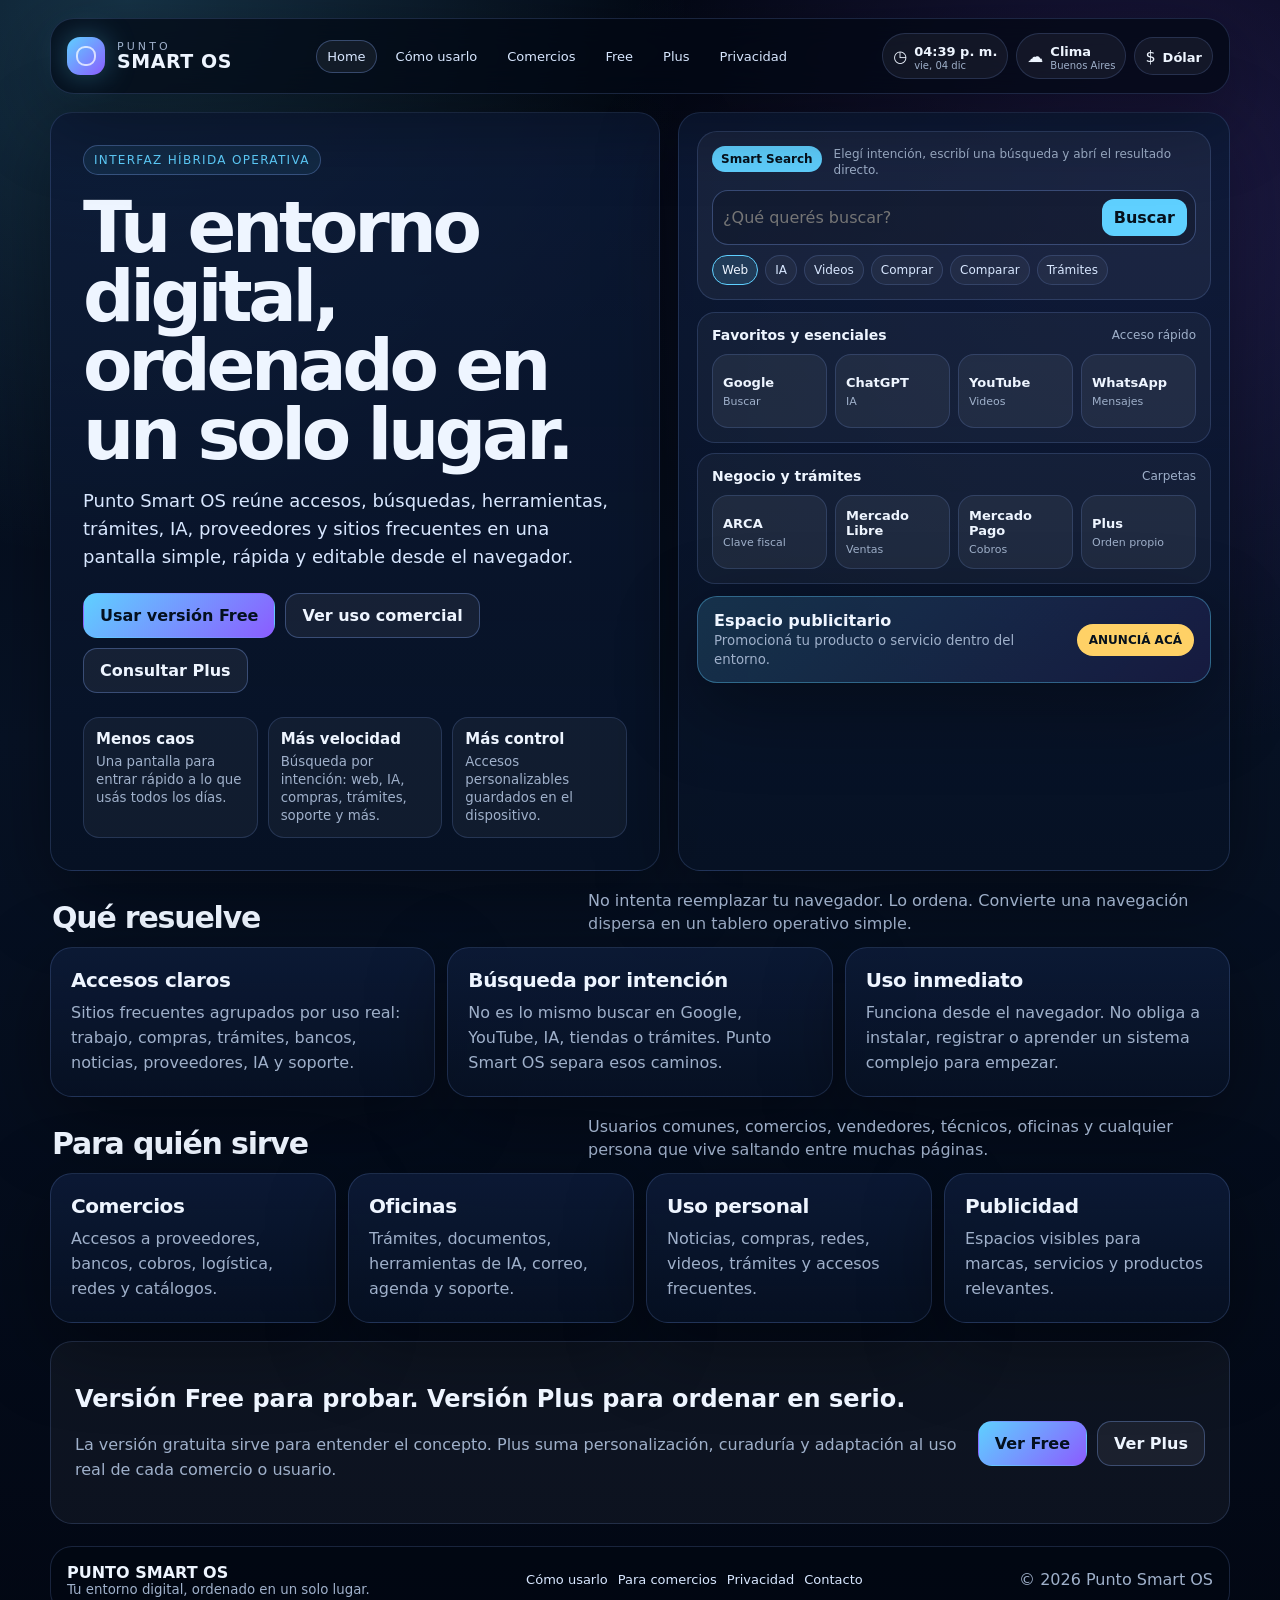
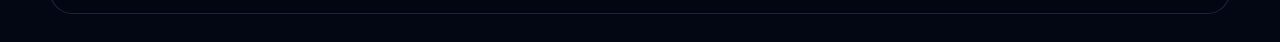
<file: home/index.html>
<!doctype html>
<html lang="es-AR">
<head>
  <meta charset="utf-8" />
  <meta name="viewport" content="width=device-width, initial-scale=1" />
  <meta name="theme-color" content="#020713" />
  <title>Punto Smart OS | Escritorio digital en la nube</title>
  <meta name="description" content="Ordená accesos, búsquedas, herramientas, trámites, IA y sitios frecuentes en una pantalla rápida, simple y editable." />
  <link rel="canonical" href="https://puntosmart.com.ar/home/" />
  <link rel="icon" href="../favicon.ico" sizes="any" />
  <link rel="icon" type="image/png" sizes="32x32" href="../assets/favicon-32.png" />
  <link rel="apple-touch-icon" href="../assets/apple-touch-icon.png" />
  <link rel="manifest" href="../manifest.webmanifest" />
  <meta property="og:type" content="website" />
  <meta property="og:title" content="Punto Smart OS | Escritorio digital en la nube" />
  <meta property="og:description" content="Ordená accesos, búsquedas, herramientas, trámites, IA y sitios frecuentes en una pantalla rápida, simple y editable." />
  <meta property="og:url" content="https://puntosmart.com.ar/home/" />
  <meta name="twitter:card" content="summary" />
  <style>
/* Punto Smart OS v14.3 inline CSS fix */

:root{
  --bg:#020713;
  --bg2:#071225;
  --panel:rgba(12,24,48,.78);
  --panel2:rgba(14,31,62,.92);
  --line:rgba(134,171,255,.18);
  --line2:rgba(134,171,255,.32);
  --text:#eef5ff;
  --muted:#9fb0ca;
  --soft:#d8e7ff;
  --accent:#5fd0ff;
  --accent2:#8b5cff;
  --ok:#54f3b1;
  --warn:#ffd166;
  --shadow:0 24px 80px rgba(0,0,0,.38);
  --radius:22px;
}
*{box-sizing:border-box}
html{scroll-behavior:smooth;background:var(--bg)}
body{margin:0;min-height:100vh;font-family:Inter, ui-sans-serif, system-ui, -apple-system, Segoe UI, Roboto, Arial, sans-serif;color:var(--text);background:
  radial-gradient(circle at 10% 0%, rgba(95,208,255,.22), transparent 28%),
  radial-gradient(circle at 90% 12%, rgba(139,92,255,.20), transparent 30%),
  linear-gradient(180deg,#020713 0%,#071225 45%,#020713 100%);}
a{color:inherit;text-decoration:none}
button,input{font:inherit}
.app-shell{width:min(1180px,calc(100% - 28px));margin:0 auto;padding:18px 0 28px}
.topbar{position:relative;z-index:4;display:flex;align-items:center;justify-content:space-between;gap:14px;padding:14px 16px;margin-bottom:18px;border:1px solid var(--line);background:rgba(2,7,19,.72);backdrop-filter:blur(16px);border-radius:24px;box-shadow:var(--shadow)}
.brand{display:flex;align-items:center;gap:12px;min-width:max-content}
.brand-mark{width:38px;height:38px;border-radius:13px;background:linear-gradient(135deg,var(--accent),var(--accent2));box-shadow:0 0 30px rgba(95,208,255,.35);position:relative}
.brand-mark:after{content:"";position:absolute;inset:9px;border:2px solid rgba(255,255,255,.72);border-radius:9px}
.brand-text{display:grid;line-height:1}.brand-text span{font-size:11px;letter-spacing:.28em;color:var(--muted)}.brand-text strong{font-size:19px;letter-spacing:.03em}
.main-nav{display:flex;align-items:center;justify-content:flex-end;gap:8px;flex-wrap:wrap}.main-nav a{font-size:13px;color:var(--soft);padding:8px 10px;border:1px solid transparent;border-radius:999px}.main-nav a:hover,.main-nav a.active{border-color:var(--line2);background:rgba(255,255,255,.06)}
.status-zone{display:flex;align-items:center;gap:8px;flex-wrap:wrap;justify-content:flex-end}.status-pill{display:flex;align-items:center;gap:7px;min-height:38px;padding:7px 10px;border:1px solid var(--line);border-radius:999px;background:rgba(255,255,255,.055)}.status-pill b{font-size:13px}.status-pill small{display:block;color:var(--muted);font-size:10px}.gear{width:38px;height:38px;border:1px solid var(--line);border-radius:50%;background:rgba(255,255,255,.06);color:var(--text);cursor:pointer}
.hero{display:grid;grid-template-columns:minmax(0,1.05fr) minmax(340px,.95fr);gap:18px;align-items:stretch;margin-bottom:18px}.hero-card,.os-card,.panel,.text-card,.price-card{border:1px solid var(--line);border-radius:var(--radius);background:linear-gradient(180deg,rgba(13,27,56,.86),rgba(7,18,37,.72));box-shadow:var(--shadow)}.hero-card{padding:32px}.eyebrow{display:inline-flex;align-items:center;gap:8px;font-size:12px;letter-spacing:.11em;text-transform:uppercase;color:var(--accent);border:1px solid var(--line2);border-radius:999px;padding:7px 10px;background:rgba(95,208,255,.08);margin-bottom:18px}.hero h1{font-size:clamp(38px,6vw,72px);line-height:.96;margin:0 0 18px;letter-spacing:-.06em}.hero p{font-size:18px;line-height:1.55;color:var(--soft);max-width:670px;margin:0 0 18px}.cta-row{display:flex;gap:10px;flex-wrap:wrap;margin-top:22px}.btn{display:inline-flex;align-items:center;justify-content:center;gap:8px;min-height:44px;padding:12px 16px;border-radius:14px;border:1px solid var(--line2);background:rgba(255,255,255,.06);color:var(--text);font-weight:800;cursor:pointer}.btn.primary{border-color:transparent;background:linear-gradient(135deg,var(--accent),var(--accent2));color:#04101f}.btn:hover{transform:translateY(-1px)}
.quick-proof{display:grid;grid-template-columns:repeat(3,1fr);gap:10px;margin-top:24px}.proof{padding:12px;border:1px solid var(--line);border-radius:16px;background:rgba(255,255,255,.045)}.proof b{display:block;font-size:15px}.proof small{display:block;margin-top:5px;color:var(--muted);line-height:1.35}
.os-card{padding:18px;display:flex;flex-direction:column;gap:12px}.smart-search{padding:14px;border:1px solid var(--line);border-radius:20px;background:rgba(255,255,255,.05)}.smart-search-head{display:flex;align-items:flex-start;justify-content:space-between;gap:12px;margin-bottom:12px}.badge{font-size:12px;font-weight:900;color:#06111d;background:var(--accent);padding:6px 9px;border-radius:999px;white-space:nowrap}.smart-search-head small{font-size:12px;color:var(--muted);line-height:1.35}.smart-search-box{display:flex;gap:8px;align-items:center;border:1px solid var(--line2);border-radius:16px;padding:8px;background:rgba(0,0,0,.18)}.smart-search-box input{flex:1;border:0;outline:0;background:transparent;color:var(--text);min-width:0}.smart-search-box button{border:0;border-radius:12px;padding:9px 12px;background:var(--accent);color:#06111d;font-weight:900;cursor:pointer}.engines{display:flex;gap:7px;flex-wrap:wrap;margin-top:10px}.engine{border:1px solid var(--line);border-radius:999px;background:rgba(255,255,255,.045);color:var(--soft);font-size:12px;padding:7px 9px;cursor:pointer}.engine.active{background:rgba(95,208,255,.14);border-color:var(--accent);color:var(--text)}
.mini-desktop{display:grid;gap:10px}.desktop-section{padding:14px;border:1px solid var(--line);border-radius:18px;background:rgba(255,255,255,.04)}.desktop-title{display:flex;align-items:center;justify-content:space-between;margin-bottom:11px}.desktop-title b{font-size:14px}.desktop-title small{color:var(--muted);font-size:12px}.tile-grid{display:grid;grid-template-columns:repeat(4,1fr);gap:8px}.tile{min-height:74px;padding:10px;border:1px solid var(--line);border-radius:16px;background:rgba(255,255,255,.055);display:flex;flex-direction:column;justify-content:center;gap:5px;transition:.18s ease}.tile:hover{border-color:var(--accent);background:rgba(95,208,255,.10);transform:translateY(-1px)}.tile span{font-weight:900;font-size:13px}.tile small{font-size:11px;color:var(--muted);line-height:1.2}.ad-banner{display:flex;align-items:center;justify-content:space-between;gap:12px;border:1px solid rgba(95,208,255,.36);border-radius:20px;padding:14px 16px;background:linear-gradient(135deg,rgba(95,208,255,.16),rgba(139,92,255,.10));box-shadow:var(--shadow)}.ad-copy b{display:block}.ad-copy small{color:var(--muted)}.ad-cta{font-weight:900;color:#06111d;background:var(--warn);padding:9px 12px;border-radius:999px;white-space:nowrap;font-size:12px}
.section{margin:18px 0}.section-head{display:flex;align-items:end;justify-content:space-between;gap:18px;margin:0 2px 12px}.section h2{font-size:30px;letter-spacing:-.04em;margin:0}.section-head p{margin:0;color:var(--muted);line-height:1.45;max-width:640px}.cards{display:grid;grid-template-columns:repeat(3,1fr);gap:12px}.cards.two{grid-template-columns:repeat(2,1fr)}.cards.four{grid-template-columns:repeat(4,1fr)}.text-card,.panel{padding:20px}.text-card h3,.panel h3,.price-card h3{margin:0 0 9px;font-size:20px;letter-spacing:-.02em}.text-card p,.panel p,.price-card p{margin:0;color:var(--muted);line-height:1.55}.text-card ul,.panel ul,.price-card ul{margin:14px 0 0;padding-left:18px;color:var(--soft);line-height:1.55}.text-card li+li,.panel li+li,.price-card li+li{margin-top:6px}.wide-panel{padding:24px;border:1px solid var(--line);border-radius:var(--radius);background:rgba(255,255,255,.045);display:grid;grid-template-columns:1fr auto;gap:18px;align-items:center}.wide-panel p{color:var(--muted);line-height:1.55}.page-hero{padding:36px;border:1px solid var(--line);border-radius:28px;background:linear-gradient(180deg,rgba(13,27,56,.86),rgba(7,18,37,.72));box-shadow:var(--shadow);margin-bottom:18px}.page-hero h1{font-size:clamp(34px,5vw,58px);line-height:1;margin:0 0 12px;letter-spacing:-.05em}.page-hero p{font-size:18px;line-height:1.55;color:var(--soft);max-width:850px;margin:0}.steps{counter-reset:step;display:grid;gap:12px}.step{counter-increment:step;display:grid;grid-template-columns:54px 1fr;gap:12px;align-items:start;padding:18px;border:1px solid var(--line);border-radius:20px;background:rgba(255,255,255,.045)}.step:before{content:counter(step);width:42px;height:42px;border-radius:14px;display:flex;align-items:center;justify-content:center;font-weight:900;color:#06111d;background:linear-gradient(135deg,var(--accent),var(--accent2))}.step h3{margin:0 0 6px}.step p{margin:0;color:var(--muted);line-height:1.55}.price-grid{display:grid;grid-template-columns:repeat(2,1fr);gap:14px}.price-card{padding:24px}.price-card.featured{border-color:rgba(95,208,255,.55);background:linear-gradient(180deg,rgba(18,39,78,.94),rgba(7,18,37,.76))}.price-tag{font-size:28px;font-weight:950;letter-spacing:-.04em;margin:8px 0 2px}.footer{display:flex;align-items:center;justify-content:space-between;gap:12px;flex-wrap:wrap;margin-top:22px;padding:16px;border:1px solid var(--line);border-radius:22px;background:rgba(2,7,19,.72);color:var(--muted)}.footer b{color:var(--text)}.footer small{display:block}.footer-links{display:flex;gap:10px;flex-wrap:wrap}.footer a{color:var(--soft);font-size:13px}.note{font-size:13px;color:var(--muted);line-height:1.5}.skip-link{position:absolute;left:-999px;top:auto;width:1px;height:1px;overflow:hidden}.skip-link:focus{left:16px;top:16px;width:auto;height:auto;background:var(--accent);color:#06111d;padding:10px;border-radius:10px;z-index:10}
@media (max-width:900px){.topbar{align-items:flex-start;flex-direction:column}.main-nav{justify-content:flex-start}.hero{grid-template-columns:1fr}.cards,.cards.two,.cards.four,.price-grid{grid-template-columns:1fr}.wide-panel{grid-template-columns:1fr}.quick-proof{grid-template-columns:1fr}.tile-grid{grid-template-columns:repeat(2,1fr)}.hide-small{display:none}.hero-card{padding:24px}.page-hero{padding:26px}.section-head{display:block}.section-head p{margin-top:8px}.ad-banner{align-items:flex-start;flex-direction:column}.ad-cta{align-self:flex-start}}
@media (max-width:460px){.app-shell{width:min(100% - 18px,1180px)}.main-nav a{font-size:12px;padding:7px 8px}.hero h1{font-size:38px}.smart-search-box{align-items:stretch;flex-direction:column}.smart-search-box button{width:100%}.tile-grid{grid-template-columns:1fr}.status-zone{width:100%;justify-content:space-between}.status-pill{flex:1}.gear{flex:0 0 38px}}

  </style>
  <script type="application/ld+json">[{"@context": "https://schema.org", "@type": "SoftwareApplication", "name": "Punto Smart OS", "applicationCategory": "ProductivityApplication", "operatingSystem": "Web", "url": "https://puntosmart.com.ar/home/", "description": "Escritorio digital para ordenar accesos, búsquedas, herramientas, trámites y sitios frecuentes desde el navegador.", "offers": {"@type": "Offer", "price": "0", "priceCurrency": "ARS"}}, {"@context": "https://schema.org", "@type": "Organization", "name": "Punto Smart", "url": "https://puntosmart.com.ar"}]</script>
</head>
<body>
<a class="skip-link" href="#contenido">Saltar al contenido</a>
  <div class="app-shell">
    <header class="topbar">
      <a class="brand" href="/home/" aria-label="Punto Smart OS">
        <span class="brand-mark"></span>
        <span class="brand-text"><span>PUNTO</span><strong>SMART OS</strong></span>
      </a>
      <nav class="main-nav" aria-label="Navegación principal"><a href="/home/" class="active">Home</a><a href="/home/como-usarlo/" class="">Cómo usarlo</a><a href="/home/para-comercios/" class="">Comercios</a><a href="/home/free/" class="">Free</a><a href="/home/plus/" class="">Plus</a><a href="/home/privacidad/" class="">Privacidad</a></nav>
      <div class="status-zone">
        <div class="status-pill hide-small"><span>◷</span><span><b id="clock">--:--</b><small id="dateText">Cargando...</small></span></div>
        <a class="status-pill hide-small" href="https://www.google.com/search?q=clima+buenos+aires" target="_blank" rel="noopener"><span>☁</span><span><b>Clima</b><small>Buenos Aires</small></span></a>
        <a class="status-pill" href="https://dolarhoy.com/" target="_blank" rel="noopener"><span>$</span><span><b>Dólar</b></span></a>
      </div>
    </header>
    <main id="contenido">

      <section class="hero">
        <article class="hero-card">
          <span class="eyebrow">Interfaz Híbrida Operativa</span>
          <h1>Tu entorno digital, ordenado en un solo lugar.</h1>
          <p>Punto Smart OS reúne accesos, búsquedas, herramientas, trámites, IA, proveedores y sitios frecuentes en una pantalla simple, rápida y editable desde el navegador.</p>
          <div class="cta-row">
            <a class="btn primary" href="/home/free/">Usar versión Free</a>
            <a class="btn" href="/home/para-comercios/">Ver uso comercial</a>
            <a class="btn" href="https://wa.me/5491148706501?text=Hola%2C%20quiero%20consultar%20por%20Punto%20Smart%20OS" target="_blank" rel="noopener">Consultar Plus</a>
          </div>
          <div class="quick-proof" aria-label="Beneficios principales">
            <div class="proof"><b>Menos caos</b><small>Una pantalla para entrar rápido a lo que usás todos los días.</small></div>
            <div class="proof"><b>Más velocidad</b><small>Búsqueda por intención: web, IA, compras, trámites, soporte y más.</small></div>
            <div class="proof"><b>Más control</b><small>Accesos personalizables guardados en el dispositivo.</small></div>
          </div>
        </article>
        <aside class="os-card" aria-label="Vista previa de Punto Smart OS">
          <section class="smart-search" aria-label="Smart Search">
            <div class="smart-search-head"><span class="badge">Smart Search</span><small>Elegí intención, escribí una búsqueda y abrí el resultado directo.</small></div>
            <form id="smartSearchForm" class="smart-search-box"><input id="searchInput" type="search" autocomplete="off" placeholder="¿Qué querés buscar?" /><button type="submit">Buscar</button></form>
            <div class="engines" role="group" aria-label="Dónde buscar">
              <button type="button" class="engine active" data-engine="web">Web</button>
              <button type="button" class="engine" data-engine="ia">IA</button>
              <button type="button" class="engine" data-engine="videos">Videos</button>
              <button type="button" class="engine" data-engine="comprar">Comprar</button>
              <button type="button" class="engine" data-engine="comparar">Comparar</button>
              <button type="button" class="engine" data-engine="tramites">Trámites</button>
            </div>
          </section>
          <div class="mini-desktop">
            <div class="desktop-section"><div class="desktop-title"><b>Favoritos y esenciales</b><small>Acceso rápido</small></div><div class="tile-grid">
              <a class="tile" href="https://www.google.com/" target="_blank" rel="noopener"><span>Google</span><small>Buscar</small></a>
              <a class="tile" href="https://chat.openai.com/" target="_blank" rel="noopener"><span>ChatGPT</span><small>IA</small></a>
              <a class="tile" href="https://www.youtube.com/" target="_blank" rel="noopener"><span>YouTube</span><small>Videos</small></a>
              <a class="tile" href="https://web.whatsapp.com/" target="_blank" rel="noopener"><span>WhatsApp</span><small>Mensajes</small></a>
            </div></div>
            <div class="desktop-section"><div class="desktop-title"><b>Negocio y trámites</b><small>Carpetas</small></div><div class="tile-grid">
              <a class="tile" href="https://www.afip.gob.ar/" target="_blank" rel="noopener"><span>ARCA</span><small>Clave fiscal</small></a>
              <a class="tile" href="https://www.mercadolibre.com.ar/" target="_blank" rel="noopener"><span>Mercado Libre</span><small>Ventas</small></a>
              <a class="tile" href="https://www.mercadopago.com.ar/" target="_blank" rel="noopener"><span>Mercado Pago</span><small>Cobros</small></a>
              <a class="tile" href="/home/plus/"><span>Plus</span><small>Orden propio</small></a>
            </div></div>
          </div>
          <a class="ad-banner" href="https://wa.me/5491148706501?text=Hola%2C%20quiero%20consultar%20por%20un%20espacio%20publicitario%20en%20Punto%20Smart%20OS" target="_blank" rel="noopener"><span class="ad-copy"><b>Espacio publicitario</b><small>Promocioná tu producto o servicio dentro del entorno.</small></span><span class="ad-cta">ANUNCIÁ ACÁ</span></a>
        </aside>
      </section>

      <section class="section">
        <div class="section-head"><h2>Qué resuelve</h2><p>No intenta reemplazar tu navegador. Lo ordena. Convierte una navegación dispersa en un tablero operativo simple.</p></div>
        <div class="cards">
          <article class="text-card"><h3>Accesos claros</h3><p>Sitios frecuentes agrupados por uso real: trabajo, compras, trámites, bancos, noticias, proveedores, IA y soporte.</p></article>
          <article class="text-card"><h3>Búsqueda por intención</h3><p>No es lo mismo buscar en Google, YouTube, IA, tiendas o trámites. Punto Smart OS separa esos caminos.</p></article>
          <article class="text-card"><h3>Uso inmediato</h3><p>Funciona desde el navegador. No obliga a instalar, registrar o aprender un sistema complejo para empezar.</p></article>
        </div>
      </section>

      <section class="section">
        <div class="section-head"><h2>Para quién sirve</h2><p>Usuarios comunes, comercios, vendedores, técnicos, oficinas y cualquier persona que vive saltando entre muchas páginas.</p></div>
        <div class="cards four">
          <article class="text-card"><h3>Comercios</h3><p>Accesos a proveedores, bancos, cobros, logística, redes y catálogos.</p></article>
          <article class="text-card"><h3>Oficinas</h3><p>Trámites, documentos, herramientas de IA, correo, agenda y soporte.</p></article>
          <article class="text-card"><h3>Uso personal</h3><p>Noticias, compras, redes, videos, trámites y accesos frecuentes.</p></article>
          <article class="text-card"><h3>Publicidad</h3><p>Espacios visibles para marcas, servicios y productos relevantes.</p></article>
        </div>
      </section>

      <section class="wide-panel">
        <div><h2>Versión Free para probar. Versión Plus para ordenar en serio.</h2><p>La versión gratuita sirve para entender el concepto. Plus suma personalización, curaduría y adaptación al uso real de cada comercio o usuario.</p></div>
        <div class="cta-row"><a class="btn primary" href="/home/free/">Ver Free</a><a class="btn" href="/home/plus/">Ver Plus</a></div>
      </section>

    </main>
    <footer class="footer">
      <div><b>PUNTO SMART OS</b><small>Tu entorno digital, ordenado en un solo lugar.</small></div>
      <div class="footer-links">
        <a href="/home/como-usarlo/">Cómo usarlo</a>
        <a href="/home/para-comercios/">Para comercios</a>
        <a href="/home/privacidad/">Privacidad</a>
        <a href="https://wa.me/5491148706501?text=Hola%2C%20quiero%20consultar%20por%20Punto%20Smart%20OS" target="_blank" rel="noopener">Contacto</a>
      </div>
      <span>© 2026 Punto Smart OS</span>
    </footer>
  </div>
  <script>
// Punto Smart OS v14.3 inline JS fix

const engines = {
  web: q => `https://www.google.com/search?q=${encodeURIComponent(q)}`,
  ia: q => `https://chat.openai.com/?q=${encodeURIComponent(q)}`,
  videos: q => `https://www.youtube.com/results?search_query=${encodeURIComponent(q)}`,
  comprar: q => `https://www.google.com/search?tbm=shop&q=${encodeURIComponent(q)}`,
  comparar: q => `https://www.google.com/search?q=${encodeURIComponent(q + ' comparativa opiniones')}`,
  tramites: q => `https://www.google.com/search?q=${encodeURIComponent(q + ' trámite Argentina')}`
};
let activeEngine = 'web';
document.querySelectorAll('[data-engine]').forEach(btn => {
  btn.addEventListener('click', () => {
    document.querySelectorAll('[data-engine]').forEach(b => b.classList.remove('active'));
    btn.classList.add('active');
    activeEngine = btn.dataset.engine;
  });
});
const form = document.querySelector('#smartSearchForm');
if(form){
  form.addEventListener('submit', e => {
    e.preventDefault();
    const input = document.querySelector('#searchInput');
    const q = (input?.value || '').trim();
    if(!q) return;
    const fn = engines[activeEngine] || engines.web;
    window.open(fn(q), '_blank', 'noopener');
  });
}
const clock = document.querySelector('#clock');
const dateText = document.querySelector('#dateText');
function tick(){
  const d = new Date();
  if(clock) clock.textContent = d.toLocaleTimeString('es-AR', {hour:'2-digit', minute:'2-digit'});
  if(dateText) dateText.textContent = d.toLocaleDateString('es-AR', {weekday:'short', day:'2-digit', month:'short'});
}
tick(); setInterval(tick, 30000);

  </script>
</body>
</html>
</file>
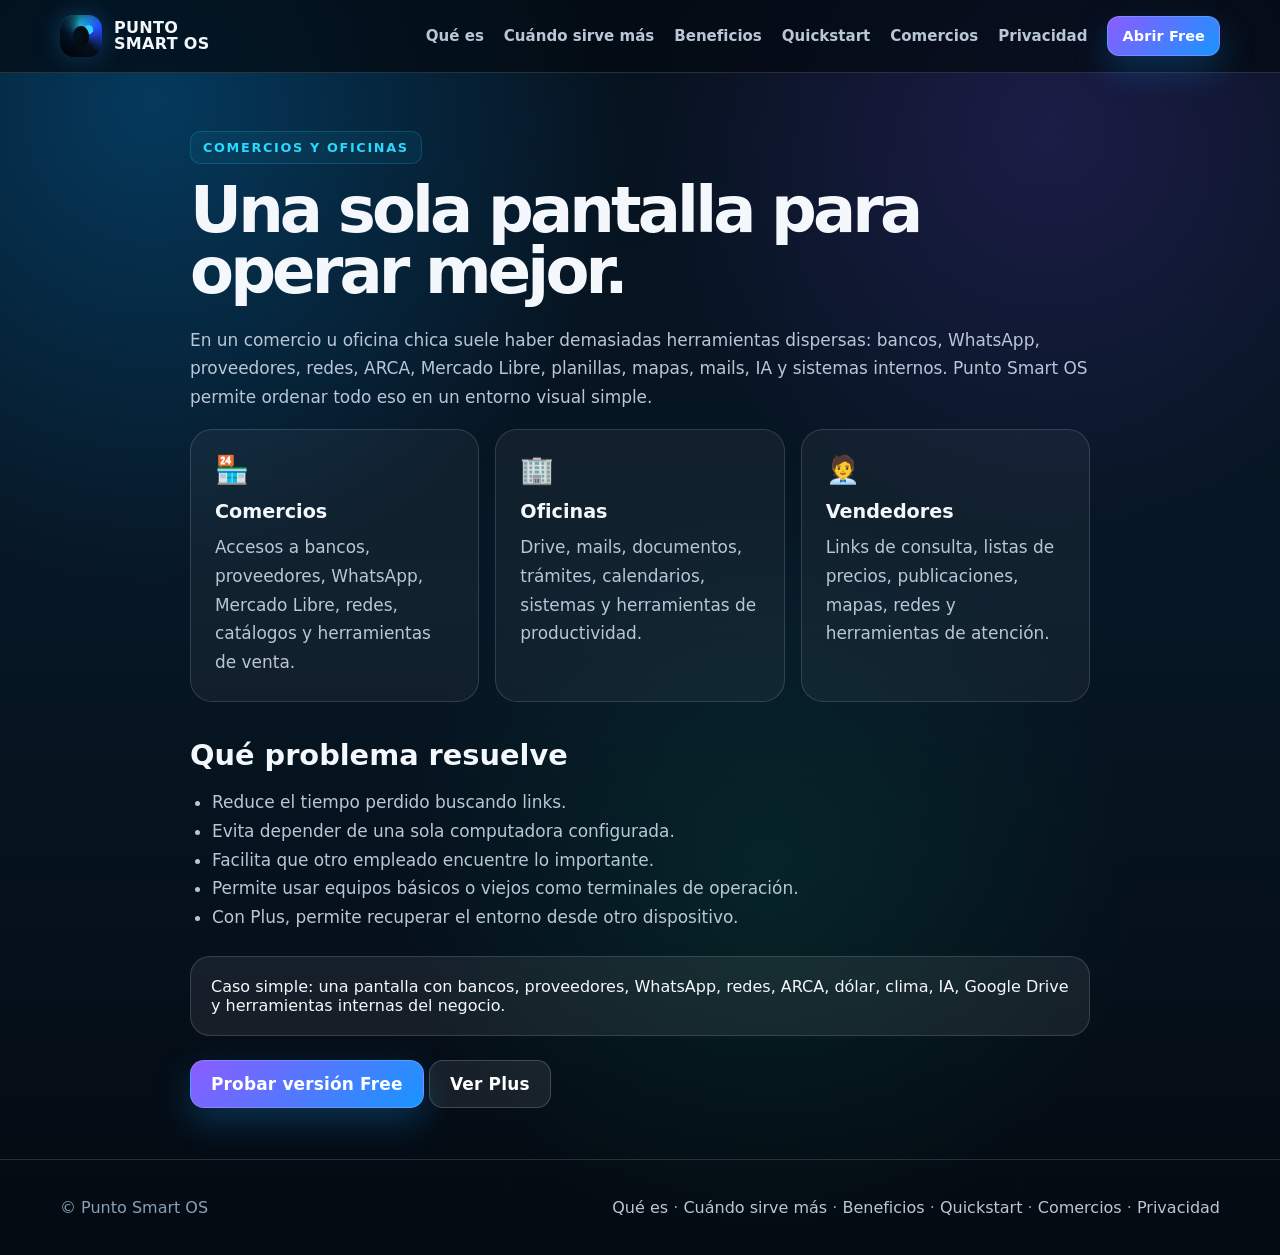
<file: para-comercios/index.html>
<!doctype html>
<html lang="es-AR">
<head>
 <meta charset="utf-8"><meta name="viewport" content="width=device-width, initial-scale=1">
 <title>Punto Smart OS para comercios y oficinas</title>
 <meta name="description" content="Punto Smart OS ayuda a comercios, oficinas, vendedores y equipos chicos a ordenar bancos, proveedores, WhatsApp, trámites, redes, IA y herramientas en una sola pantalla.">
 <meta name="keywords" content="herramienta para comercios, ordenar accesos de trabajo, sistema web para comercio, links para oficina, acceso rápido a proveedores, entorno operativo web para comercios">
 <link rel="canonical" href="https://puntosmart.com.ar/para-comercios/">
 <link rel="icon" href="../favicon.png"><link rel="stylesheet" href="../styles.css">
 <style id="inline-critical-css">
:root{
 --bg:#06111d;
 --bg2:#081b2c;
 --card:rgba(255,255,255,.075);
 --card2:rgba(255,255,255,.045);
 --line:rgba(255,255,255,.14);
 --text:#f4f7fb;
 --muted:#b9c6d6;
 --muted2:#89a0b8;
 --blue:#1895ff;
 --cyan:#29d9ff;
 --violet:#8b5cff;
 --green:#42ff73;
 --shadow:0 24px 70px rgba(0,0,0,.35);
}
*{box-sizing:border-box}
html{scroll-behavior:smooth}
body{
 margin:0;
 font-family:Inter,system-ui,-apple-system,BlinkMacSystemFont,"Segoe UI",Roboto,Arial,sans-serif;
 color:var(--text);
 background:
  radial-gradient(circle at 12% 8%, rgba(0,160,255,.28), transparent 30%),
  radial-gradient(circle at 82% 10%, rgba(126,76,255,.18), transparent 27%),
  radial-gradient(circle at 60% 70%, rgba(0,255,180,.08), transparent 32%),
  linear-gradient(180deg,#06111d 0%,#071725 48%,#040a11 100%);
 min-height:100vh;
}
a{color:inherit;text-decoration:none}
.container{width:min(1160px,calc(100% - 40px));margin:auto}
.nav{
 position:sticky;top:0;z-index:10;
 background:rgba(4,10,17,.72);
 backdrop-filter:blur(18px);
 border-bottom:1px solid var(--line);
}
.nav-inner{height:72px;display:flex;align-items:center;justify-content:space-between;gap:20px}
.brand{display:flex;align-items:center;gap:12px;font-weight:900;letter-spacing:.02em}
.brand img{width:42px;height:42px;border-radius:12px}
.brand span{font-size:1.05rem;line-height:1.05}
.nav-links{display:flex;align-items:center;gap:20px;color:var(--muted);font-weight:650;font-size:.94rem}
.nav-links a:hover{color:#fff}
.btn{
 display:inline-flex;align-items:center;justify-content:center;gap:10px;
 min-height:48px;padding:0 20px;border-radius:14px;
 font-weight:850;letter-spacing:.01em;
 background:linear-gradient(135deg,var(--violet),var(--blue));
 color:#fff;box-shadow:0 14px 34px rgba(24,149,255,.26);
 border:1px solid rgba(255,255,255,.18);
}
.btn.secondary{background:rgba(255,255,255,.08);box-shadow:none;color:#fff}
.btn.small{min-height:40px;padding:0 14px;border-radius:12px;font-size:.9rem}
.hero{padding:80px 0 56px}
.hero-grid{display:grid;grid-template-columns:1.07fr .93fr;gap:44px;align-items:center}
.kicker{color:var(--cyan);font-weight:850;text-transform:uppercase;letter-spacing:.13em;font-size:.8rem;margin-bottom:16px}
h1{font-size:clamp(2.55rem,6vw,5.7rem);line-height:.95;margin:0 0 24px;letter-spacing:-.06em}
.gradient{background:linear-gradient(135deg,#fff 10%,#46c4ff 45%,#765cff 88%);-webkit-background-clip:text;background-clip:text;color:transparent}
.lead{font-size:clamp(1.05rem,2vw,1.35rem);line-height:1.55;color:var(--muted);margin:0 0 28px;max-width:740px}
.statement{display:inline-flex;align-items:center;gap:10px;margin:0 0 6px;padding:10px 14px;border:1px solid rgba(41,217,255,.28);border-radius:999px;background:rgba(41,217,255,.08);color:#eaf8ff;font-weight:850;letter-spacing:.01em}
.ctas{display:flex;gap:14px;flex-wrap:wrap;margin:28px 0 22px}
.micro{color:var(--muted2);font-size:.95rem;line-height:1.5}
.hero-card{position:relative;border:1px solid var(--line);border-radius:28px;background:linear-gradient(180deg,rgba(255,255,255,.10),rgba(255,255,255,.04));box-shadow:var(--shadow);padding:22px;overflow:hidden}
.hero-card:before{content:"";position:absolute;inset:-60px -60px auto auto;width:200px;height:200px;background:radial-gradient(circle,rgba(66,255,115,.28),transparent 62%)}
.mock{border:1px solid rgba(255,255,255,.18);border-radius:22px;background:#07121f;padding:16px;position:relative;z-index:1}
.mock-top{display:flex;align-items:center;gap:8px;margin-bottom:14px;color:var(--muted2);font-size:.8rem}.dot{width:9px;height:9px;border-radius:50%;background:#6b7a8c}.dot:nth-child(1){background:#ff5e67}.dot:nth-child(2){background:#ffd166}.dot:nth-child(3){background:#42ff73}
.mock-logo{display:flex;align-items:center;gap:14px;margin:8px 0 20px}.mock-logo img{width:64px;height:64px}.mock-logo strong{font-size:2.2rem;line-height:.9}.mock-search{height:52px;border:1px solid rgba(255,255,255,.2);border-radius:13px;display:flex;align-items:center;padding:0 16px;color:var(--muted);background:rgba(255,255,255,.04);margin-bottom:16px}
.tiles{display:grid;grid-template-columns:repeat(4,1fr);gap:10px}.tile{background:rgba(255,255,255,.08);border:1px solid rgba(255,255,255,.12);border-radius:14px;min-height:72px;padding:12px;display:flex;flex-direction:column;justify-content:space-between}.tile b{font-size:.9rem}.tile span{color:var(--muted2);font-size:.75rem}
.section{padding:64px 0;border-top:1px solid rgba(255,255,255,.08)}
.section h2{font-size:clamp(2rem,4vw,3.4rem);line-height:1.05;margin:0 0 16px;letter-spacing:-.04em}.section p.sub{color:var(--muted);font-size:1.12rem;line-height:1.6;max-width:760px;margin:0 0 30px}
.cards{display:grid;grid-template-columns:repeat(3,1fr);gap:16px}.card{background:var(--card2);border:1px solid var(--line);border-radius:22px;padding:24px;min-height:210px}.card .icon{font-size:1.7rem;margin-bottom:14px}.card h3{margin:0 0 10px;font-size:1.2rem}.card p{margin:0;color:var(--muted);line-height:1.55}.card strong{color:#fff}
.compare{display:grid;grid-template-columns:repeat(2,1fr);gap:16px}.panel{background:var(--card2);border:1px solid var(--line);border-radius:24px;padding:26px}.panel h3{margin:0 0 16px}.checklist{display:grid;gap:12px;margin:0;padding:0;list-style:none}.checklist li{color:var(--muted);line-height:1.45;display:flex;gap:10px}.checklist li:before{content:"✓";color:var(--green);font-weight:900}.checklist.no li:before{content:"×";color:#ff6b7a}
.steps{counter-reset:steps;display:grid;grid-template-columns:repeat(5,1fr);gap:14px}.step{counter-increment:steps;background:var(--card2);border:1px solid var(--line);border-radius:20px;padding:20px}.step:before{content:counter(steps);display:grid;place-items:center;width:34px;height:34px;border-radius:50%;background:linear-gradient(135deg,var(--violet),var(--blue));font-weight:900;margin-bottom:12px}.step h3{margin:0 0 8px;font-size:1rem}.step p{margin:0;color:var(--muted);line-height:1.45;font-size:.95rem}
.keyword-box{display:flex;flex-wrap:wrap;gap:10px;margin-top:22px}.tag{border:1px solid var(--line);border-radius:999px;background:rgba(255,255,255,.06);padding:9px 13px;color:var(--muted);font-weight:650;font-size:.9rem}
.cta-band{background:linear-gradient(135deg,rgba(139,92,255,.28),rgba(24,149,255,.24));border:1px solid rgba(255,255,255,.2);border-radius:28px;padding:34px;display:flex;align-items:center;justify-content:space-between;gap:22px;box-shadow:var(--shadow)}.cta-band h2{margin:0 0 8px;font-size:clamp(1.8rem,3vw,2.7rem)}.cta-band p{margin:0;color:var(--muted);line-height:1.5}
.footer{border-top:1px solid var(--line);padding:38px 0;color:var(--muted2)}.footer-inner{display:flex;justify-content:space-between;gap:24px;flex-wrap:wrap}.footer a{color:var(--muted)}
.page-hero{padding:58px 0 34px}.content{max-width:900px}.content h1{font-size:clamp(2.3rem,5vw,4.7rem)}.content h2{font-size:1.8rem;margin-top:36px}.content p,.content li{color:var(--muted);line-height:1.7;font-size:1.06rem}.content ul{padding-left:22px}.notice{background:rgba(255,255,255,.07);border:1px solid var(--line);border-radius:20px;padding:20px;margin:24px 0}.table{display:grid;gap:12px}.row{display:grid;grid-template-columns:220px 1fr;gap:14px;border-bottom:1px solid var(--line);padding:12px 0}.row strong{color:#fff}.row span{color:var(--muted)}
@media(max-width:900px){.hero-grid,.cards,.compare{grid-template-columns:1fr}.steps{grid-template-columns:1fr 1fr}.nav-links{display:none}.hero{padding-top:46px}.cta-band{display:block}.cta-band .btn{margin-top:20px}.tiles{grid-template-columns:repeat(3,1fr)}}
@media(max-width:560px){.container{width:min(100% - 28px,1160px)}.nav-inner{height:64px}.brand span{font-size:.92rem}.hero{padding:36px 0}.hero-card{padding:12px;border-radius:22px}.mock-logo strong{font-size:1.6rem}.mock-logo img{width:52px;height:52px}.steps{grid-template-columns:1fr}.cards{gap:12px}.card{min-height:unset}.row{grid-template-columns:1fr}.tiles{grid-template-columns:repeat(2,1fr)}.section{padding:46px 0}}

.logo-mark{width:42px;height:42px;border-radius:14px;display:inline-block;flex:0 0 auto;background:radial-gradient(circle at 68% 35%,#31d8ff 0 11%,transparent 12%),conic-gradient(from 210deg,#04111f,#0a2d60,#23d7ff,#204cff,#06111d,#04111f);box-shadow:inset 13px 0 14px rgba(0,0,0,.72),0 0 24px rgba(35,150,255,.28);position:relative}.logo-mark:after{content:"";position:absolute;inset:11px 13px;border-radius:50%;background:#06111d;box-shadow:inset -4px 0 9px rgba(0,0,0,.55)}.mock-logo .logo-mark{width:64px;height:64px;border-radius:18px}.mock-logo .logo-mark:after{inset:16px 20px}@media(max-width:560px){.brand .logo-mark{width:38px;height:38px}.brand .logo-mark:after{inset:10px 12px}.mock-logo .logo-mark{width:52px;height:52px}.mock-logo .logo-mark:after{inset:13px 16px}}

 </style>
</head>
<body>
<header class="nav"><div class="container nav-inner"><a class="brand" href="../"><span class="logo-mark" aria-hidden="true"></span><span>PUNTO<br>SMART OS</span></a><nav class="nav-links" aria-label="Navegación principal">
    <a href="../#que-es">Qué es</a>
    <a href="../#situaciones">Cuándo sirve más</a>
    <a href="../#beneficios">Beneficios</a>
    <a href="../como-usarlo/">Quickstart</a>
    <a href="../para-comercios/">Comercios</a>
    <a href="../privacidad/">Privacidad</a>
    <a class="btn small" href="../free/">Abrir Free</a>
   </nav></div></header>
<main class="page-hero"><div class="container content">
 <div class="kicker">Comercios y oficinas</div>
 <h1>Una sola pantalla para operar mejor.</h1>
 <p>En un comercio u oficina chica suele haber demasiadas herramientas dispersas: bancos, WhatsApp, proveedores, redes, ARCA, Mercado Libre, planillas, mapas, mails, IA y sistemas internos. Punto Smart OS permite ordenar todo eso en un entorno visual simple.</p>
 <div class="cards">
  <article class="card"><div class="icon">🏪</div><h3>Comercios</h3><p>Accesos a bancos, proveedores, WhatsApp, Mercado Libre, redes, catálogos y herramientas de venta.</p></article>
  <article class="card"><div class="icon">🏢</div><h3>Oficinas</h3><p>Drive, mails, documentos, trámites, calendarios, sistemas y herramientas de productividad.</p></article>
  <article class="card"><div class="icon">🧑‍💼</div><h3>Vendedores</h3><p>Links de consulta, listas de precios, publicaciones, mapas, redes y herramientas de atención.</p></article>
 </div>
 <h2>Qué problema resuelve</h2>
 <ul>
  <li>Reduce el tiempo perdido buscando links.</li>
  <li>Evita depender de una sola computadora configurada.</li>
  <li>Facilita que otro empleado encuentre lo importante.</li>
  <li>Permite usar equipos básicos o viejos como terminales de operación.</li>
  <li>Con Plus, permite recuperar el entorno desde otro dispositivo.</li>
 </ul>
 <div class="notice">Caso simple: una pantalla con bancos, proveedores, WhatsApp, redes, ARCA, dólar, clima, IA, Google Drive y herramientas internas del negocio.</div>
 <p><a class="btn" href="../free/">Probar versión Free</a> <a class="btn secondary" href="../plus/">Ver Plus</a></p>
</div></main>
<footer class="footer"><div class="container footer-inner"><div>© Punto Smart OS</div><div>
    <a href="../#que-es">Qué es</a> ·
    <a href="../#situaciones">Cuándo sirve más</a> ·
    <a href="../#beneficios">Beneficios</a> ·
    <a href="../como-usarlo/">Quickstart</a> ·
    <a href="../para-comercios/">Comercios</a> ·
    <a href="../privacidad/">Privacidad</a>
   </div></div></footer>
</body></html>
</file>
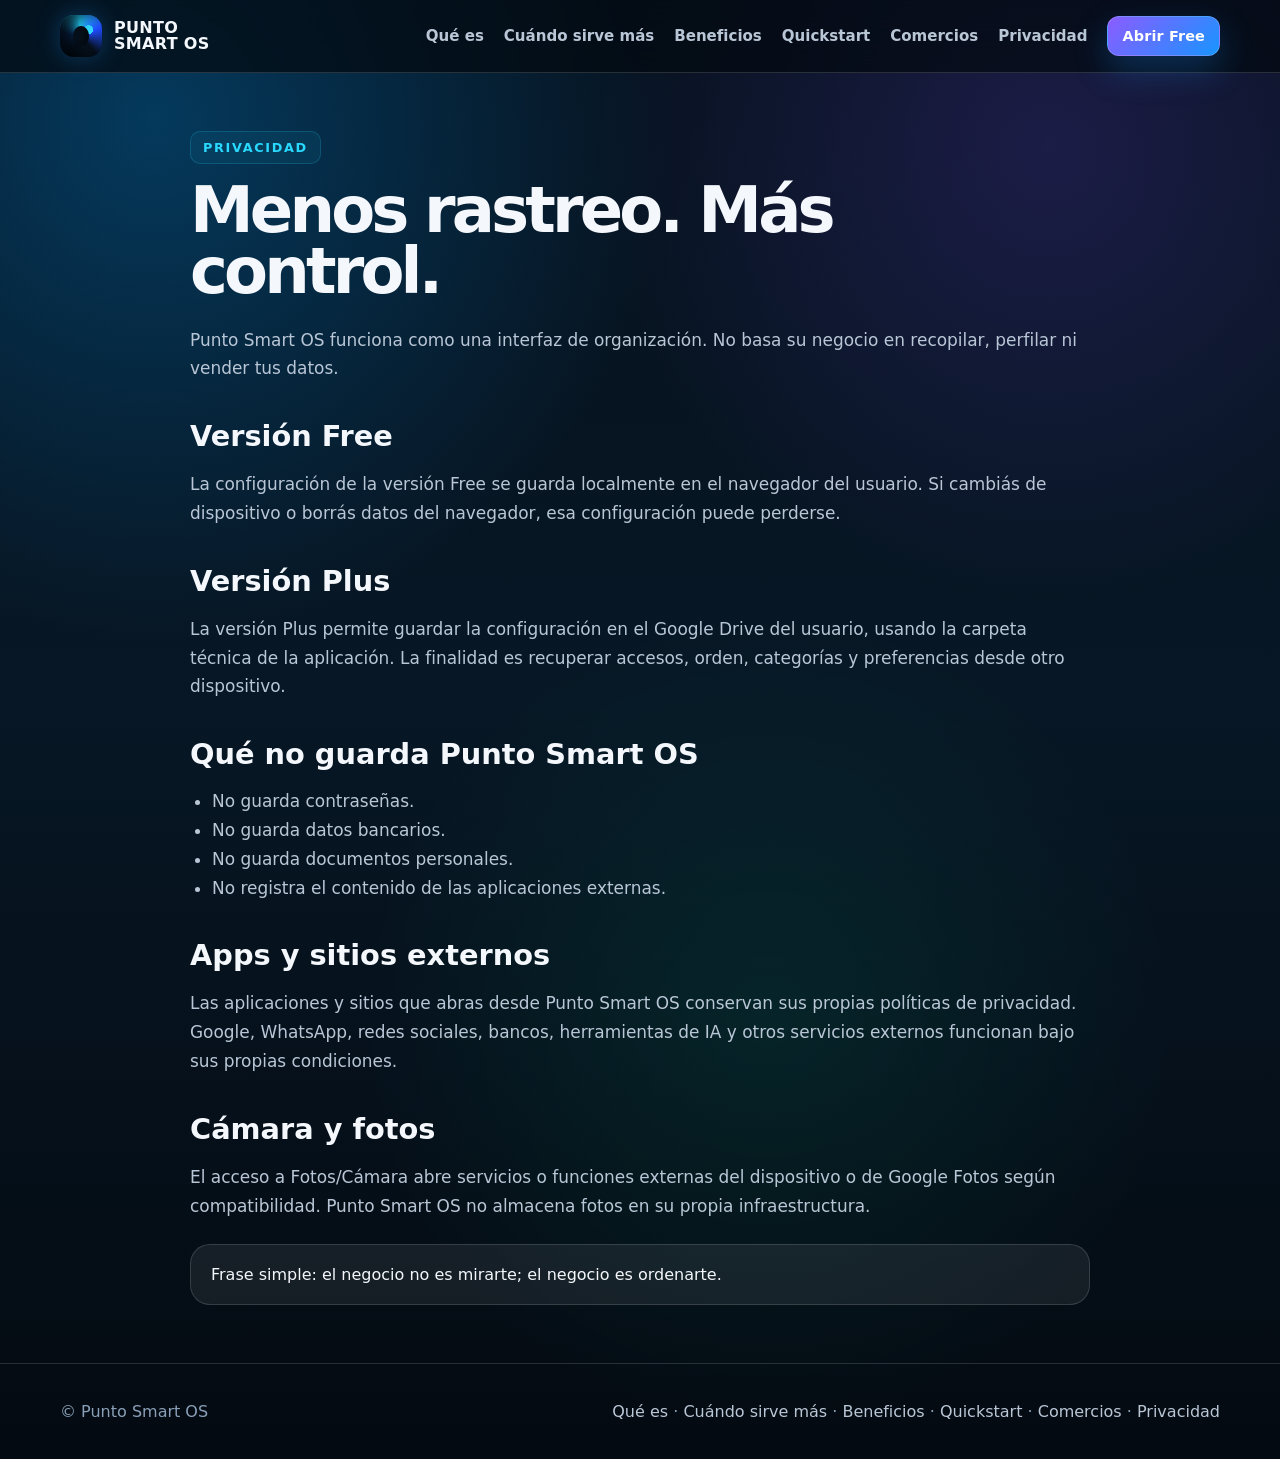
<file: privacidad/index.html>
<!doctype html>
<html lang="es-AR">
<head>
 <meta charset="utf-8"><meta name="viewport" content="width=device-width, initial-scale=1">
 <title>Privacidad | Punto Smart OS</title>
 <meta name="description" content="Información de privacidad de Punto Smart OS: versión Free, Plus, guardado local, Google Drive y aplicaciones externas.">
 <link rel="canonical" href="https://puntosmart.com.ar/privacidad/">
 <link rel="icon" href="../favicon.png"><link rel="stylesheet" href="../styles.css">
 <style id="inline-critical-css">
:root{
 --bg:#06111d;
 --bg2:#081b2c;
 --card:rgba(255,255,255,.075);
 --card2:rgba(255,255,255,.045);
 --line:rgba(255,255,255,.14);
 --text:#f4f7fb;
 --muted:#b9c6d6;
 --muted2:#89a0b8;
 --blue:#1895ff;
 --cyan:#29d9ff;
 --violet:#8b5cff;
 --green:#42ff73;
 --shadow:0 24px 70px rgba(0,0,0,.35);
}
*{box-sizing:border-box}
html{scroll-behavior:smooth}
body{
 margin:0;
 font-family:Inter,system-ui,-apple-system,BlinkMacSystemFont,"Segoe UI",Roboto,Arial,sans-serif;
 color:var(--text);
 background:
  radial-gradient(circle at 12% 8%, rgba(0,160,255,.28), transparent 30%),
  radial-gradient(circle at 82% 10%, rgba(126,76,255,.18), transparent 27%),
  radial-gradient(circle at 60% 70%, rgba(0,255,180,.08), transparent 32%),
  linear-gradient(180deg,#06111d 0%,#071725 48%,#040a11 100%);
 min-height:100vh;
}
a{color:inherit;text-decoration:none}
.container{width:min(1160px,calc(100% - 40px));margin:auto}
.nav{
 position:sticky;top:0;z-index:10;
 background:rgba(4,10,17,.72);
 backdrop-filter:blur(18px);
 border-bottom:1px solid var(--line);
}
.nav-inner{height:72px;display:flex;align-items:center;justify-content:space-between;gap:20px}
.brand{display:flex;align-items:center;gap:12px;font-weight:900;letter-spacing:.02em}
.brand img{width:42px;height:42px;border-radius:12px}
.brand span{font-size:1.05rem;line-height:1.05}
.nav-links{display:flex;align-items:center;gap:20px;color:var(--muted);font-weight:650;font-size:.94rem}
.nav-links a:hover{color:#fff}
.btn{
 display:inline-flex;align-items:center;justify-content:center;gap:10px;
 min-height:48px;padding:0 20px;border-radius:14px;
 font-weight:850;letter-spacing:.01em;
 background:linear-gradient(135deg,var(--violet),var(--blue));
 color:#fff;box-shadow:0 14px 34px rgba(24,149,255,.26);
 border:1px solid rgba(255,255,255,.18);
}
.btn.secondary{background:rgba(255,255,255,.08);box-shadow:none;color:#fff}
.btn.small{min-height:40px;padding:0 14px;border-radius:12px;font-size:.9rem}
.hero{padding:80px 0 56px}
.hero-grid{display:grid;grid-template-columns:1.07fr .93fr;gap:44px;align-items:center}
.kicker{color:var(--cyan);font-weight:850;text-transform:uppercase;letter-spacing:.13em;font-size:.8rem;margin-bottom:16px}
h1{font-size:clamp(2.55rem,6vw,5.7rem);line-height:.95;margin:0 0 24px;letter-spacing:-.06em}
.gradient{background:linear-gradient(135deg,#fff 10%,#46c4ff 45%,#765cff 88%);-webkit-background-clip:text;background-clip:text;color:transparent}
.lead{font-size:clamp(1.05rem,2vw,1.35rem);line-height:1.55;color:var(--muted);margin:0 0 28px;max-width:740px}
.statement{display:inline-flex;align-items:center;gap:10px;margin:0 0 6px;padding:10px 14px;border:1px solid rgba(41,217,255,.28);border-radius:999px;background:rgba(41,217,255,.08);color:#eaf8ff;font-weight:850;letter-spacing:.01em}
.ctas{display:flex;gap:14px;flex-wrap:wrap;margin:28px 0 22px}
.micro{color:var(--muted2);font-size:.95rem;line-height:1.5}
.hero-card{position:relative;border:1px solid var(--line);border-radius:28px;background:linear-gradient(180deg,rgba(255,255,255,.10),rgba(255,255,255,.04));box-shadow:var(--shadow);padding:22px;overflow:hidden}
.hero-card:before{content:"";position:absolute;inset:-60px -60px auto auto;width:200px;height:200px;background:radial-gradient(circle,rgba(66,255,115,.28),transparent 62%)}
.mock{border:1px solid rgba(255,255,255,.18);border-radius:22px;background:#07121f;padding:16px;position:relative;z-index:1}
.mock-top{display:flex;align-items:center;gap:8px;margin-bottom:14px;color:var(--muted2);font-size:.8rem}.dot{width:9px;height:9px;border-radius:50%;background:#6b7a8c}.dot:nth-child(1){background:#ff5e67}.dot:nth-child(2){background:#ffd166}.dot:nth-child(3){background:#42ff73}
.mock-logo{display:flex;align-items:center;gap:14px;margin:8px 0 20px}.mock-logo img{width:64px;height:64px}.mock-logo strong{font-size:2.2rem;line-height:.9}.mock-search{height:52px;border:1px solid rgba(255,255,255,.2);border-radius:13px;display:flex;align-items:center;padding:0 16px;color:var(--muted);background:rgba(255,255,255,.04);margin-bottom:16px}
.tiles{display:grid;grid-template-columns:repeat(4,1fr);gap:10px}.tile{background:rgba(255,255,255,.08);border:1px solid rgba(255,255,255,.12);border-radius:14px;min-height:72px;padding:12px;display:flex;flex-direction:column;justify-content:space-between}.tile b{font-size:.9rem}.tile span{color:var(--muted2);font-size:.75rem}
.section{padding:64px 0;border-top:1px solid rgba(255,255,255,.08)}
.section h2{font-size:clamp(2rem,4vw,3.4rem);line-height:1.05;margin:0 0 16px;letter-spacing:-.04em}.section p.sub{color:var(--muted);font-size:1.12rem;line-height:1.6;max-width:760px;margin:0 0 30px}
.cards{display:grid;grid-template-columns:repeat(3,1fr);gap:16px}.card{background:var(--card2);border:1px solid var(--line);border-radius:22px;padding:24px;min-height:210px}.card .icon{font-size:1.7rem;margin-bottom:14px}.card h3{margin:0 0 10px;font-size:1.2rem}.card p{margin:0;color:var(--muted);line-height:1.55}.card strong{color:#fff}
.compare{display:grid;grid-template-columns:repeat(2,1fr);gap:16px}.panel{background:var(--card2);border:1px solid var(--line);border-radius:24px;padding:26px}.panel h3{margin:0 0 16px}.checklist{display:grid;gap:12px;margin:0;padding:0;list-style:none}.checklist li{color:var(--muted);line-height:1.45;display:flex;gap:10px}.checklist li:before{content:"✓";color:var(--green);font-weight:900}.checklist.no li:before{content:"×";color:#ff6b7a}
.steps{counter-reset:steps;display:grid;grid-template-columns:repeat(5,1fr);gap:14px}.step{counter-increment:steps;background:var(--card2);border:1px solid var(--line);border-radius:20px;padding:20px}.step:before{content:counter(steps);display:grid;place-items:center;width:34px;height:34px;border-radius:50%;background:linear-gradient(135deg,var(--violet),var(--blue));font-weight:900;margin-bottom:12px}.step h3{margin:0 0 8px;font-size:1rem}.step p{margin:0;color:var(--muted);line-height:1.45;font-size:.95rem}
.keyword-box{display:flex;flex-wrap:wrap;gap:10px;margin-top:22px}.tag{border:1px solid var(--line);border-radius:999px;background:rgba(255,255,255,.06);padding:9px 13px;color:var(--muted);font-weight:650;font-size:.9rem}
.cta-band{background:linear-gradient(135deg,rgba(139,92,255,.28),rgba(24,149,255,.24));border:1px solid rgba(255,255,255,.2);border-radius:28px;padding:34px;display:flex;align-items:center;justify-content:space-between;gap:22px;box-shadow:var(--shadow)}.cta-band h2{margin:0 0 8px;font-size:clamp(1.8rem,3vw,2.7rem)}.cta-band p{margin:0;color:var(--muted);line-height:1.5}
.footer{border-top:1px solid var(--line);padding:38px 0;color:var(--muted2)}.footer-inner{display:flex;justify-content:space-between;gap:24px;flex-wrap:wrap}.footer a{color:var(--muted)}
.page-hero{padding:58px 0 34px}.content{max-width:900px}.content h1{font-size:clamp(2.3rem,5vw,4.7rem)}.content h2{font-size:1.8rem;margin-top:36px}.content p,.content li{color:var(--muted);line-height:1.7;font-size:1.06rem}.content ul{padding-left:22px}.notice{background:rgba(255,255,255,.07);border:1px solid var(--line);border-radius:20px;padding:20px;margin:24px 0}.table{display:grid;gap:12px}.row{display:grid;grid-template-columns:220px 1fr;gap:14px;border-bottom:1px solid var(--line);padding:12px 0}.row strong{color:#fff}.row span{color:var(--muted)}
@media(max-width:900px){.hero-grid,.cards,.compare{grid-template-columns:1fr}.steps{grid-template-columns:1fr 1fr}.nav-links{display:none}.hero{padding-top:46px}.cta-band{display:block}.cta-band .btn{margin-top:20px}.tiles{grid-template-columns:repeat(3,1fr)}}
@media(max-width:560px){.container{width:min(100% - 28px,1160px)}.nav-inner{height:64px}.brand span{font-size:.92rem}.hero{padding:36px 0}.hero-card{padding:12px;border-radius:22px}.mock-logo strong{font-size:1.6rem}.mock-logo img{width:52px;height:52px}.steps{grid-template-columns:1fr}.cards{gap:12px}.card{min-height:unset}.row{grid-template-columns:1fr}.tiles{grid-template-columns:repeat(2,1fr)}.section{padding:46px 0}}

.logo-mark{width:42px;height:42px;border-radius:14px;display:inline-block;flex:0 0 auto;background:radial-gradient(circle at 68% 35%,#31d8ff 0 11%,transparent 12%),conic-gradient(from 210deg,#04111f,#0a2d60,#23d7ff,#204cff,#06111d,#04111f);box-shadow:inset 13px 0 14px rgba(0,0,0,.72),0 0 24px rgba(35,150,255,.28);position:relative}.logo-mark:after{content:"";position:absolute;inset:11px 13px;border-radius:50%;background:#06111d;box-shadow:inset -4px 0 9px rgba(0,0,0,.55)}.mock-logo .logo-mark{width:64px;height:64px;border-radius:18px}.mock-logo .logo-mark:after{inset:16px 20px}@media(max-width:560px){.brand .logo-mark{width:38px;height:38px}.brand .logo-mark:after{inset:10px 12px}.mock-logo .logo-mark{width:52px;height:52px}.mock-logo .logo-mark:after{inset:13px 16px}}

 </style>
</head>
<body>
<header class="nav"><div class="container nav-inner"><a class="brand" href="../"><span class="logo-mark" aria-hidden="true"></span><span>PUNTO<br>SMART OS</span></a><nav class="nav-links" aria-label="Navegación principal">
    <a href="../#que-es">Qué es</a>
    <a href="../#situaciones">Cuándo sirve más</a>
    <a href="../#beneficios">Beneficios</a>
    <a href="../como-usarlo/">Quickstart</a>
    <a href="../para-comercios/">Comercios</a>
    <a href="../privacidad/">Privacidad</a>
    <a class="btn small" href="../free/">Abrir Free</a>
   </nav></div></header>
<main class="page-hero"><div class="container content">
 <div class="kicker">Privacidad</div>
 <h1>Menos rastreo. Más control.</h1>
 <p>Punto Smart OS funciona como una interfaz de organización. No basa su negocio en recopilar, perfilar ni vender tus datos.</p>
 <h2>Versión Free</h2>
 <p>La configuración de la versión Free se guarda localmente en el navegador del usuario. Si cambiás de dispositivo o borrás datos del navegador, esa configuración puede perderse.</p>
 <h2>Versión Plus</h2>
 <p>La versión Plus permite guardar la configuración en el Google Drive del usuario, usando la carpeta técnica de la aplicación. La finalidad es recuperar accesos, orden, categorías y preferencias desde otro dispositivo.</p>
 <h2>Qué no guarda Punto Smart OS</h2>
 <ul>
  <li>No guarda contraseñas.</li>
  <li>No guarda datos bancarios.</li>
  <li>No guarda documentos personales.</li>
  <li>No registra el contenido de las aplicaciones externas.</li>
 </ul>
 <h2>Apps y sitios externos</h2>
 <p>Las aplicaciones y sitios que abras desde Punto Smart OS conservan sus propias políticas de privacidad. Google, WhatsApp, redes sociales, bancos, herramientas de IA y otros servicios externos funcionan bajo sus propias condiciones.</p>
 <h2>Cámara y fotos</h2>
 <p>El acceso a Fotos/Cámara abre servicios o funciones externas del dispositivo o de Google Fotos según compatibilidad. Punto Smart OS no almacena fotos en su propia infraestructura.</p>
 <div class="notice">Frase simple: el negocio no es mirarte; el negocio es ordenarte.</div>
</div></main>
<footer class="footer"><div class="container footer-inner"><div>© Punto Smart OS</div><div>
    <a href="../#que-es">Qué es</a> ·
    <a href="../#situaciones">Cuándo sirve más</a> ·
    <a href="../#beneficios">Beneficios</a> ·
    <a href="../como-usarlo/">Quickstart</a> ·
    <a href="../para-comercios/">Comercios</a> ·
    <a href="../privacidad/">Privacidad</a>
   </div></div></footer>
</body></html>
</file>
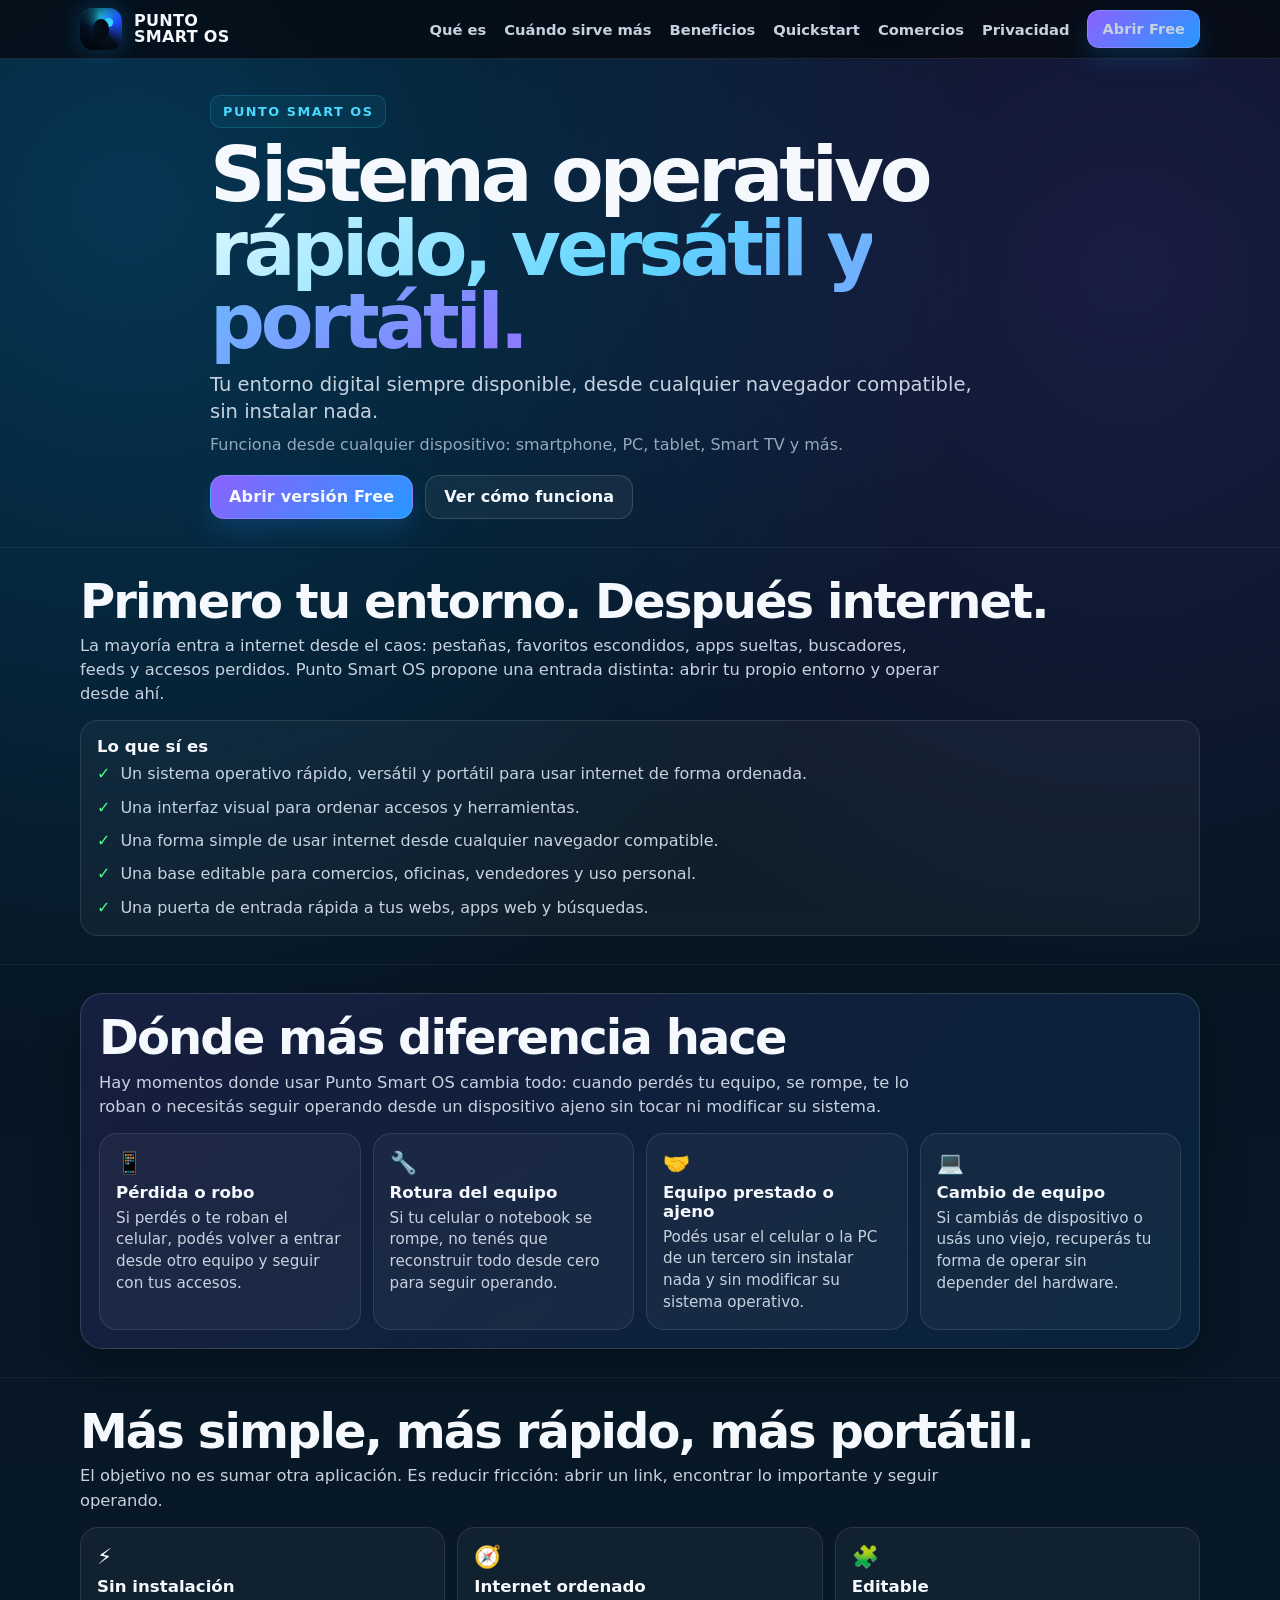
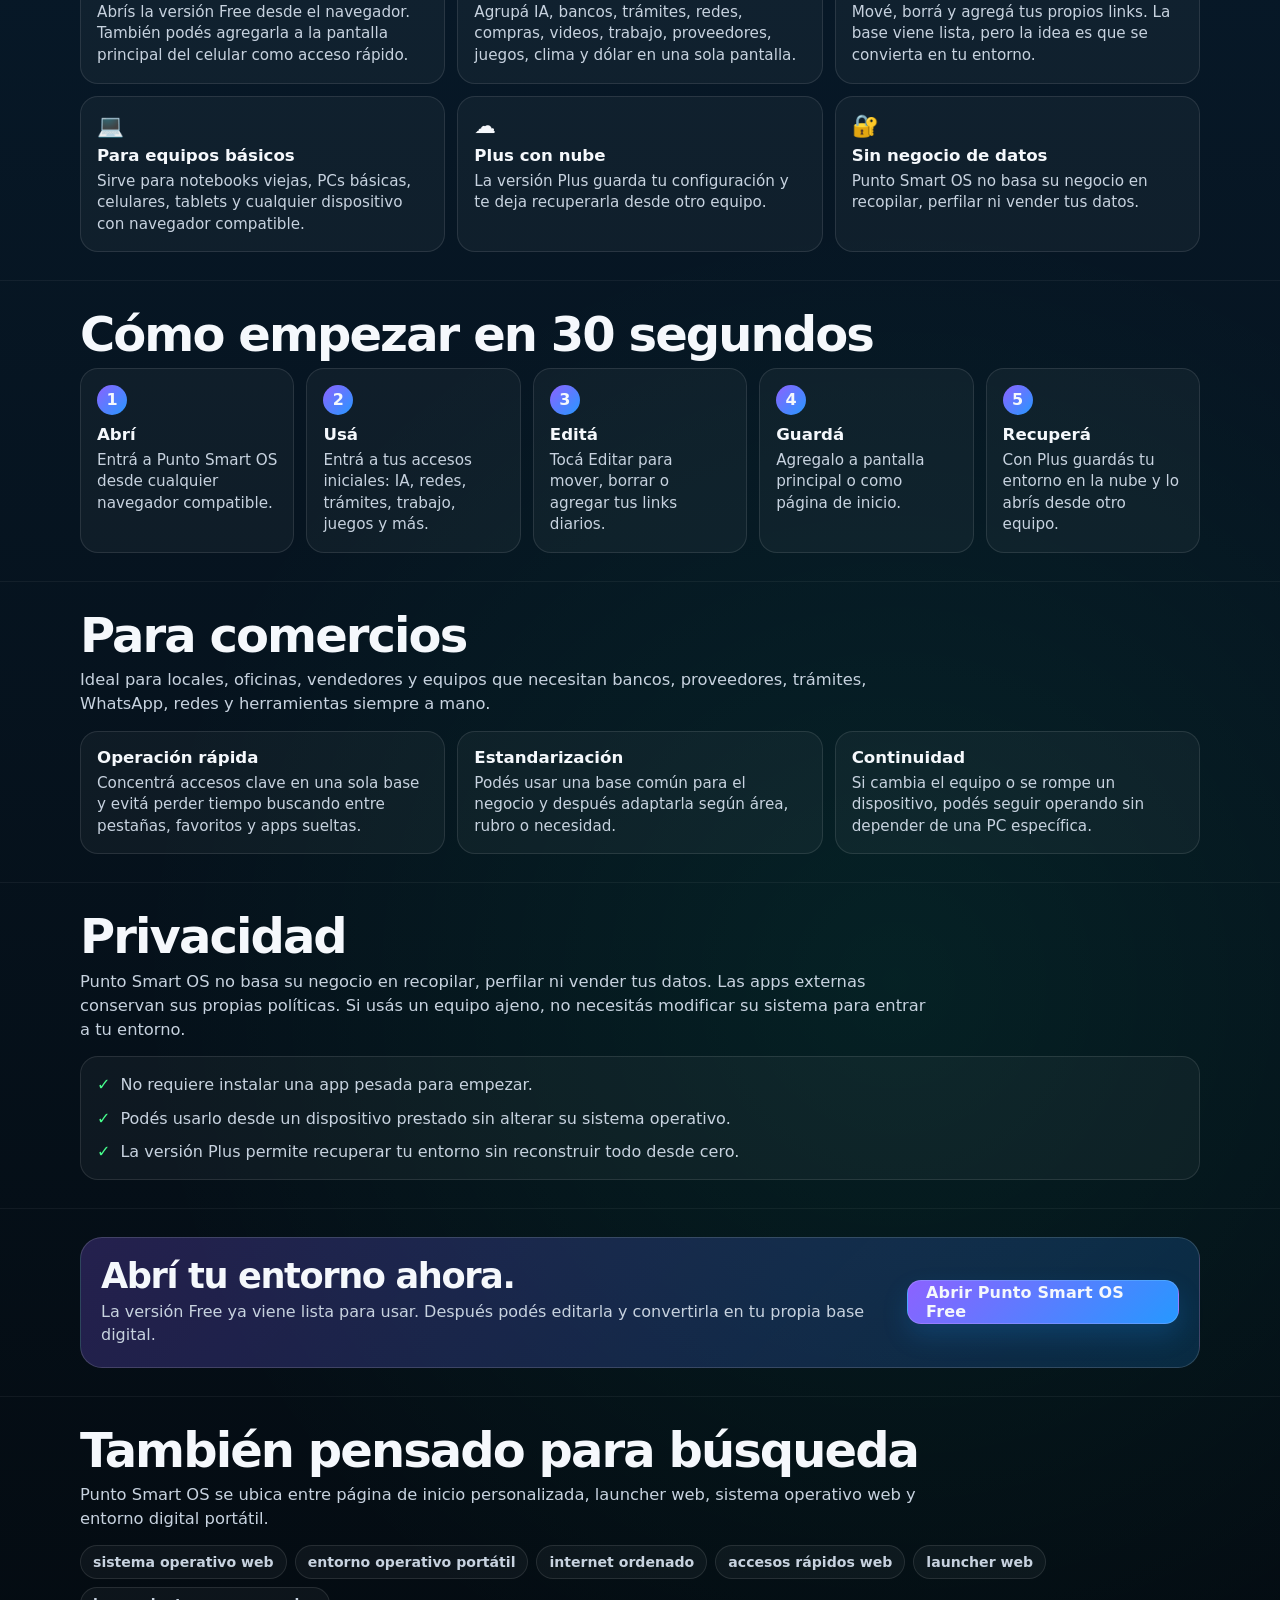
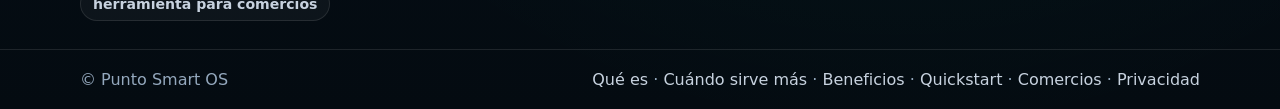
<file: puntosmart_institucional_final_completo_v8/index.html>
<!doctype html>
<html lang="es-AR">
<head>
  <meta charset="utf-8">
  <meta name="viewport" content="width=device-width, initial-scale=1">
  <title>Punto Smart OS | Sistema operativo rápido, versátil y portátil</title>
  <meta name="description" content="Punto Smart OS es un sistema operativo rápido, versátil y portátil. Tu entorno digital siempre disponible desde cualquier navegador compatible, sin instalar nada.">
  <meta name="keywords" content="sistema operativo web, entorno operativo portátil, internet ordenado, accesos rápidos web, página de inicio personalizada, launcher web, organizar links, herramienta para comercios">
  <link rel="canonical" href="https://puntosmart.com.ar/">
  <link rel="icon" href="favicon.png">
  <meta property="og:title" content="Punto Smart OS | Sistema operativo rápido, versátil y portátil">
  <meta property="og:description" content="Tu entorno digital siempre disponible desde cualquier navegador compatible, sin instalar nada.">
  <meta property="og:type" content="website">
  <meta property="og:url" content="https://puntosmart.com.ar/">
  <meta property="og:image" content="https://puntosmart.com.ar/favicon.png">
  <meta name="twitter:card" content="summary">
  <link rel="stylesheet" href="styles.css?v=8">
  <script type="application/ld+json">
  {
    "@context":"https://schema.org",
    "@type":"SoftwareApplication",
    "name":"Punto Smart OS",
    "applicationCategory":"ProductivityApplication",
    "operatingSystem":"Web",
    "description":"Sistema operativo rápido, versátil y portátil. Tu entorno digital siempre disponible desde cualquier navegador compatible, sin instalar nada.",
    "url":"https://puntosmart.com.ar/",
    "offers":{"@type":"Offer","price":"0","priceCurrency":"ARS"}
  }
  </script>
</head>
<body>
  <header class="nav">
    <div class="container nav-inner">
      <a class="brand" href="./" aria-label="Punto Smart OS">
        <span class="logo-mark" aria-hidden="true"></span>
        <span>PUNTO<br>SMART OS</span>
      </a>
      <nav class="nav-links" aria-label="Navegación principal">
        <a href="#que-es">Qué es</a>
        <a href="#situaciones">Cuándo sirve más</a>
        <a href="#beneficios">Beneficios</a>
        <a href="#quickstart">Quickstart</a>
        <a href="#comercios">Comercios</a>
        <a href="#privacidad">Privacidad</a>
        <a class="btn small" href="free/">Abrir Free</a>
      </nav>
    </div>
  </header>

  <main>
    <section class="hero" id="top">
      <div class="container hero-grid">
        <div>
          <div class="kicker">Punto Smart OS</div>
          <h1>Sistema operativo <span class="gradient">rápido, versátil y portátil.</span></h1>
          <p class="lead">Tu entorno digital siempre disponible, desde cualquier navegador compatible, sin instalar nada.</p>
          <p class="lead-2">Funciona desde cualquier dispositivo: smartphone, PC, tablet, Smart TV y más.</p>
          <div class="ctas">
            <a class="btn" href="free/">Abrir versión Free</a>
            <a class="btn secondary" href="#quickstart">Ver cómo funciona</a>
          </div>
        </div>
      </div>
    </section>

    <section id="que-es" class="section">
      <div class="container">
        <h2>Primero tu entorno. Después internet.</h2>
        <p class="sub">La mayoría entra a internet desde el caos: pestañas, favoritos escondidos, apps sueltas, buscadores, feeds y accesos perdidos. Punto Smart OS propone una entrada distinta: abrir tu propio entorno y operar desde ahí.</p>
        <div class="single-panel">
          <h3>Lo que sí es</h3>
          <ul class="checklist">
            <li>Un sistema operativo rápido, versátil y portátil para usar internet de forma ordenada.</li>
            <li>Una interfaz visual para ordenar accesos y herramientas.</li>
            <li>Una forma simple de usar internet desde cualquier navegador compatible.</li>
            <li>Una base editable para comercios, oficinas, vendedores y uso personal.</li>
            <li>Una puerta de entrada rápida a tus webs, apps web y búsquedas.</li>
          </ul>
        </div>
      </div>
    </section>

    <section id="situaciones" class="section">
      <div class="container">
        <div class="critical">
          <h2>Dónde más diferencia hace</h2>
          <p class="sub">Hay momentos donde usar Punto Smart OS cambia todo: cuando perdés tu equipo, se rompe, te lo roban o necesitás seguir operando desde un dispositivo ajeno sin tocar ni modificar su sistema.</p>
          <div class="critical-grid">
            <article class="critical-card">
              <div class="icon">📱</div>
              <h3>Pérdida o robo</h3>
              <p>Si perdés o te roban el celular, podés volver a entrar desde otro equipo y seguir con tus accesos.</p>
            </article>
            <article class="critical-card">
              <div class="icon">🔧</div>
              <h3>Rotura del equipo</h3>
              <p>Si tu celular o notebook se rompe, no tenés que reconstruir todo desde cero para seguir operando.</p>
            </article>
            <article class="critical-card">
              <div class="icon">🤝</div>
              <h3>Equipo prestado o ajeno</h3>
              <p>Podés usar el celular o la PC de un tercero sin instalar nada y sin modificar su sistema operativo.</p>
            </article>
            <article class="critical-card">
              <div class="icon">💻</div>
              <h3>Cambio de equipo</h3>
              <p>Si cambiás de dispositivo o usás uno viejo, recuperás tu forma de operar sin depender del hardware.</p>
            </article>
          </div>
        </div>
      </div>
    </section>

    <section id="beneficios" class="section">
      <div class="container">
        <h2>Más simple, más rápido, más portátil.</h2>
        <p class="sub">El objetivo no es sumar otra aplicación. Es reducir fricción: abrir un link, encontrar lo importante y seguir operando.</p>
        <div class="cards">
          <article class="card"><div class="icon">⚡</div><h3>Sin instalación</h3><p>Abrís la versión Free desde el navegador. También podés agregarla a la pantalla principal del celular como acceso rápido.</p></article>
          <article class="card"><div class="icon">🧭</div><h3>Internet ordenado</h3><p>Agrupá IA, bancos, trámites, redes, compras, videos, trabajo, proveedores, juegos, clima y dólar en una sola pantalla.</p></article>
          <article class="card"><div class="icon">🧩</div><h3>Editable</h3><p>Mové, borrá y agregá tus propios links. La base viene lista, pero la idea es que se convierta en tu entorno.</p></article>
          <article class="card"><div class="icon">💻</div><h3>Para equipos básicos</h3><p>Sirve para notebooks viejas, PCs básicas, celulares, tablets y cualquier dispositivo con navegador compatible.</p></article>
          <article class="card"><div class="icon">☁️</div><h3>Plus con nube</h3><p>La versión Plus guarda tu configuración y te deja recuperarla desde otro equipo.</p></article>
          <article class="card"><div class="icon">🔐</div><h3>Sin negocio de datos</h3><p>Punto Smart OS no basa su negocio en recopilar, perfilar ni vender tus datos.</p></article>
        </div>
      </div>
    </section>

    <section id="quickstart" class="section">
      <div class="container">
        <h2>Cómo empezar en 30 segundos</h2>
        <div class="steps">
          <div class="step"><h3>Abrí</h3><p>Entrá a Punto Smart OS desde cualquier navegador compatible.</p></div>
          <div class="step"><h3>Usá</h3><p>Entrá a tus accesos iniciales: IA, redes, trámites, trabajo, juegos y más.</p></div>
          <div class="step"><h3>Editá</h3><p>Tocá Editar para mover, borrar o agregar tus links diarios.</p></div>
          <div class="step"><h3>Guardá</h3><p>Agregalo a pantalla principal o como página de inicio.</p></div>
          <div class="step"><h3>Recuperá</h3><p>Con Plus guardás tu entorno en la nube y lo abrís desde otro equipo.</p></div>
        </div>
      </div>
    </section>

    <section id="comercios" class="section">
      <div class="container">
        <h2>Para comercios</h2>
        <p class="sub">Ideal para locales, oficinas, vendedores y equipos que necesitan bancos, proveedores, trámites, WhatsApp, redes y herramientas siempre a mano.</p>
        <div class="mini-grid">
          <article class="mini-card"><h3>Operación rápida</h3><p>Concentrá accesos clave en una sola base y evitá perder tiempo buscando entre pestañas, favoritos y apps sueltas.</p></article>
          <article class="mini-card"><h3>Estandarización</h3><p>Podés usar una base común para el negocio y después adaptarla según área, rubro o necesidad.</p></article>
          <article class="mini-card"><h3>Continuidad</h3><p>Si cambia el equipo o se rompe un dispositivo, podés seguir operando sin depender de una PC específica.</p></article>
        </div>
      </div>
    </section>

    <section id="privacidad" class="section">
      <div class="container">
        <h2>Privacidad</h2>
        <p class="sub">Punto Smart OS no basa su negocio en recopilar, perfilar ni vender tus datos. Las apps externas conservan sus propias políticas. Si usás un equipo ajeno, no necesitás modificar su sistema para entrar a tu entorno.</p>
        <div class="single-panel">
          <ul class="checklist">
            <li>No requiere instalar una app pesada para empezar.</li>
            <li>Podés usarlo desde un dispositivo prestado sin alterar su sistema operativo.</li>
            <li>La versión Plus permite recuperar tu entorno sin reconstruir todo desde cero.</li>
          </ul>
        </div>
      </div>
    </section>

    <section class="section">
      <div class="container">
        <div class="cta-band">
          <div>
            <h2>Abrí tu entorno ahora.</h2>
            <p>La versión Free ya viene lista para usar. Después podés editarla y convertirla en tu propia base digital.</p>
          </div>
          <a class="btn" href="free/">Abrir Punto Smart OS Free</a>
        </div>
      </div>
    </section>

    <section class="section">
      <div class="container">
        <h2>También pensado para búsqueda</h2>
        <p class="sub">Punto Smart OS se ubica entre página de inicio personalizada, launcher web, sistema operativo web y entorno digital portátil.</p>
        <div class="keyword-box">
          <span class="tag">sistema operativo web</span>
          <span class="tag">entorno operativo portátil</span>
          <span class="tag">internet ordenado</span>
          <span class="tag">accesos rápidos web</span>
          <span class="tag">launcher web</span>
          <span class="tag">herramienta para comercios</span>
        </div>
      </div>
    </section>

    <section class="seo-hidden" aria-hidden="true">
      <h2>Punto Smart OS para usar desde cualquier navegador</h2>
      <p>Punto Smart OS sirve para abrir accesos rápidos, ordenar links, usar internet desde un equipo ajeno, recuperar tu entorno después de pérdida, robo o rotura del celular y trabajar desde equipos básicos.</p>
    </section>
  </main>

  <footer class="footer">
    <div class="container footer-inner">
      <div>© Punto Smart OS</div>
      <div>
        <a href="#que-es">Qué es</a> ·
        <a href="#situaciones">Cuándo sirve más</a> ·
        <a href="#beneficios">Beneficios</a> ·
        <a href="#quickstart">Quickstart</a> ·
        <a href="#comercios">Comercios</a> ·
        <a href="#privacidad">Privacidad</a>
      </div>
    </div>
  </footer>
</body>
</html>
</file>
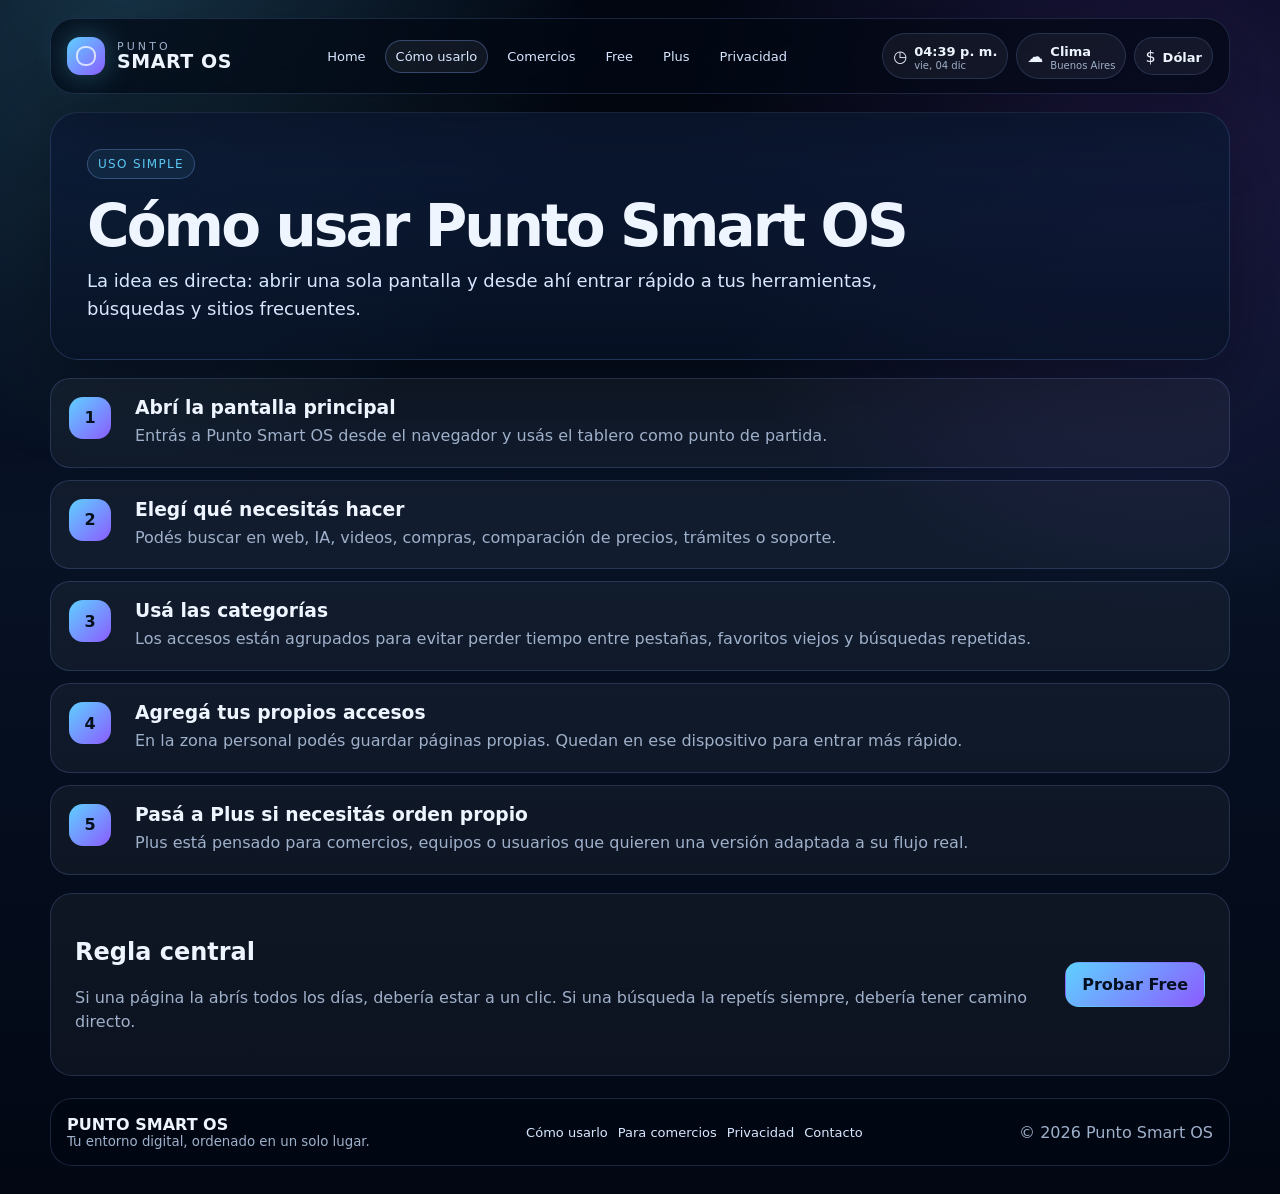
<file: home/como-usarlo/index.html>
<!doctype html>
<html lang="es-AR">
<head>
  <meta charset="utf-8" />
  <meta name="viewport" content="width=device-width, initial-scale=1" />
  <meta name="theme-color" content="#020713" />
  <title>Cómo usar Punto Smart OS | Guía rápida</title>
  <meta name="description" content="Aprendé a usar Punto Smart OS para buscar, abrir accesos, ordenar herramientas y guardar páginas frecuentes." />
  <link rel="canonical" href="https://puntosmart.com.ar/home/como-usarlo/" />
  <link rel="icon" href="../../favicon.ico" sizes="any" />
  <link rel="icon" type="image/png" sizes="32x32" href="../../assets/favicon-32.png" />
  <link rel="apple-touch-icon" href="../../assets/apple-touch-icon.png" />
  <link rel="manifest" href="../../manifest.webmanifest" />
  <meta property="og:type" content="website" />
  <meta property="og:title" content="Cómo usar Punto Smart OS | Guía rápida" />
  <meta property="og:description" content="Aprendé a usar Punto Smart OS para buscar, abrir accesos, ordenar herramientas y guardar páginas frecuentes." />
  <meta property="og:url" content="https://puntosmart.com.ar/home/como-usarlo/" />
  <meta name="twitter:card" content="summary" />
  <style>
/* Punto Smart OS v14.3 inline CSS fix */

:root{
  --bg:#020713;
  --bg2:#071225;
  --panel:rgba(12,24,48,.78);
  --panel2:rgba(14,31,62,.92);
  --line:rgba(134,171,255,.18);
  --line2:rgba(134,171,255,.32);
  --text:#eef5ff;
  --muted:#9fb0ca;
  --soft:#d8e7ff;
  --accent:#5fd0ff;
  --accent2:#8b5cff;
  --ok:#54f3b1;
  --warn:#ffd166;
  --shadow:0 24px 80px rgba(0,0,0,.38);
  --radius:22px;
}
*{box-sizing:border-box}
html{scroll-behavior:smooth;background:var(--bg)}
body{margin:0;min-height:100vh;font-family:Inter, ui-sans-serif, system-ui, -apple-system, Segoe UI, Roboto, Arial, sans-serif;color:var(--text);background:
  radial-gradient(circle at 10% 0%, rgba(95,208,255,.22), transparent 28%),
  radial-gradient(circle at 90% 12%, rgba(139,92,255,.20), transparent 30%),
  linear-gradient(180deg,#020713 0%,#071225 45%,#020713 100%);}
a{color:inherit;text-decoration:none}
button,input{font:inherit}
.app-shell{width:min(1180px,calc(100% - 28px));margin:0 auto;padding:18px 0 28px}
.topbar{position:relative;z-index:4;display:flex;align-items:center;justify-content:space-between;gap:14px;padding:14px 16px;margin-bottom:18px;border:1px solid var(--line);background:rgba(2,7,19,.72);backdrop-filter:blur(16px);border-radius:24px;box-shadow:var(--shadow)}
.brand{display:flex;align-items:center;gap:12px;min-width:max-content}
.brand-mark{width:38px;height:38px;border-radius:13px;background:linear-gradient(135deg,var(--accent),var(--accent2));box-shadow:0 0 30px rgba(95,208,255,.35);position:relative}
.brand-mark:after{content:"";position:absolute;inset:9px;border:2px solid rgba(255,255,255,.72);border-radius:9px}
.brand-text{display:grid;line-height:1}.brand-text span{font-size:11px;letter-spacing:.28em;color:var(--muted)}.brand-text strong{font-size:19px;letter-spacing:.03em}
.main-nav{display:flex;align-items:center;justify-content:flex-end;gap:8px;flex-wrap:wrap}.main-nav a{font-size:13px;color:var(--soft);padding:8px 10px;border:1px solid transparent;border-radius:999px}.main-nav a:hover,.main-nav a.active{border-color:var(--line2);background:rgba(255,255,255,.06)}
.status-zone{display:flex;align-items:center;gap:8px;flex-wrap:wrap;justify-content:flex-end}.status-pill{display:flex;align-items:center;gap:7px;min-height:38px;padding:7px 10px;border:1px solid var(--line);border-radius:999px;background:rgba(255,255,255,.055)}.status-pill b{font-size:13px}.status-pill small{display:block;color:var(--muted);font-size:10px}.gear{width:38px;height:38px;border:1px solid var(--line);border-radius:50%;background:rgba(255,255,255,.06);color:var(--text);cursor:pointer}
.hero{display:grid;grid-template-columns:minmax(0,1.05fr) minmax(340px,.95fr);gap:18px;align-items:stretch;margin-bottom:18px}.hero-card,.os-card,.panel,.text-card,.price-card{border:1px solid var(--line);border-radius:var(--radius);background:linear-gradient(180deg,rgba(13,27,56,.86),rgba(7,18,37,.72));box-shadow:var(--shadow)}.hero-card{padding:32px}.eyebrow{display:inline-flex;align-items:center;gap:8px;font-size:12px;letter-spacing:.11em;text-transform:uppercase;color:var(--accent);border:1px solid var(--line2);border-radius:999px;padding:7px 10px;background:rgba(95,208,255,.08);margin-bottom:18px}.hero h1{font-size:clamp(38px,6vw,72px);line-height:.96;margin:0 0 18px;letter-spacing:-.06em}.hero p{font-size:18px;line-height:1.55;color:var(--soft);max-width:670px;margin:0 0 18px}.cta-row{display:flex;gap:10px;flex-wrap:wrap;margin-top:22px}.btn{display:inline-flex;align-items:center;justify-content:center;gap:8px;min-height:44px;padding:12px 16px;border-radius:14px;border:1px solid var(--line2);background:rgba(255,255,255,.06);color:var(--text);font-weight:800;cursor:pointer}.btn.primary{border-color:transparent;background:linear-gradient(135deg,var(--accent),var(--accent2));color:#04101f}.btn:hover{transform:translateY(-1px)}
.quick-proof{display:grid;grid-template-columns:repeat(3,1fr);gap:10px;margin-top:24px}.proof{padding:12px;border:1px solid var(--line);border-radius:16px;background:rgba(255,255,255,.045)}.proof b{display:block;font-size:15px}.proof small{display:block;margin-top:5px;color:var(--muted);line-height:1.35}
.os-card{padding:18px;display:flex;flex-direction:column;gap:12px}.smart-search{padding:14px;border:1px solid var(--line);border-radius:20px;background:rgba(255,255,255,.05)}.smart-search-head{display:flex;align-items:flex-start;justify-content:space-between;gap:12px;margin-bottom:12px}.badge{font-size:12px;font-weight:900;color:#06111d;background:var(--accent);padding:6px 9px;border-radius:999px;white-space:nowrap}.smart-search-head small{font-size:12px;color:var(--muted);line-height:1.35}.smart-search-box{display:flex;gap:8px;align-items:center;border:1px solid var(--line2);border-radius:16px;padding:8px;background:rgba(0,0,0,.18)}.smart-search-box input{flex:1;border:0;outline:0;background:transparent;color:var(--text);min-width:0}.smart-search-box button{border:0;border-radius:12px;padding:9px 12px;background:var(--accent);color:#06111d;font-weight:900;cursor:pointer}.engines{display:flex;gap:7px;flex-wrap:wrap;margin-top:10px}.engine{border:1px solid var(--line);border-radius:999px;background:rgba(255,255,255,.045);color:var(--soft);font-size:12px;padding:7px 9px;cursor:pointer}.engine.active{background:rgba(95,208,255,.14);border-color:var(--accent);color:var(--text)}
.mini-desktop{display:grid;gap:10px}.desktop-section{padding:14px;border:1px solid var(--line);border-radius:18px;background:rgba(255,255,255,.04)}.desktop-title{display:flex;align-items:center;justify-content:space-between;margin-bottom:11px}.desktop-title b{font-size:14px}.desktop-title small{color:var(--muted);font-size:12px}.tile-grid{display:grid;grid-template-columns:repeat(4,1fr);gap:8px}.tile{min-height:74px;padding:10px;border:1px solid var(--line);border-radius:16px;background:rgba(255,255,255,.055);display:flex;flex-direction:column;justify-content:center;gap:5px;transition:.18s ease}.tile:hover{border-color:var(--accent);background:rgba(95,208,255,.10);transform:translateY(-1px)}.tile span{font-weight:900;font-size:13px}.tile small{font-size:11px;color:var(--muted);line-height:1.2}.ad-banner{display:flex;align-items:center;justify-content:space-between;gap:12px;border:1px solid rgba(95,208,255,.36);border-radius:20px;padding:14px 16px;background:linear-gradient(135deg,rgba(95,208,255,.16),rgba(139,92,255,.10));box-shadow:var(--shadow)}.ad-copy b{display:block}.ad-copy small{color:var(--muted)}.ad-cta{font-weight:900;color:#06111d;background:var(--warn);padding:9px 12px;border-radius:999px;white-space:nowrap;font-size:12px}
.section{margin:18px 0}.section-head{display:flex;align-items:end;justify-content:space-between;gap:18px;margin:0 2px 12px}.section h2{font-size:30px;letter-spacing:-.04em;margin:0}.section-head p{margin:0;color:var(--muted);line-height:1.45;max-width:640px}.cards{display:grid;grid-template-columns:repeat(3,1fr);gap:12px}.cards.two{grid-template-columns:repeat(2,1fr)}.cards.four{grid-template-columns:repeat(4,1fr)}.text-card,.panel{padding:20px}.text-card h3,.panel h3,.price-card h3{margin:0 0 9px;font-size:20px;letter-spacing:-.02em}.text-card p,.panel p,.price-card p{margin:0;color:var(--muted);line-height:1.55}.text-card ul,.panel ul,.price-card ul{margin:14px 0 0;padding-left:18px;color:var(--soft);line-height:1.55}.text-card li+li,.panel li+li,.price-card li+li{margin-top:6px}.wide-panel{padding:24px;border:1px solid var(--line);border-radius:var(--radius);background:rgba(255,255,255,.045);display:grid;grid-template-columns:1fr auto;gap:18px;align-items:center}.wide-panel p{color:var(--muted);line-height:1.55}.page-hero{padding:36px;border:1px solid var(--line);border-radius:28px;background:linear-gradient(180deg,rgba(13,27,56,.86),rgba(7,18,37,.72));box-shadow:var(--shadow);margin-bottom:18px}.page-hero h1{font-size:clamp(34px,5vw,58px);line-height:1;margin:0 0 12px;letter-spacing:-.05em}.page-hero p{font-size:18px;line-height:1.55;color:var(--soft);max-width:850px;margin:0}.steps{counter-reset:step;display:grid;gap:12px}.step{counter-increment:step;display:grid;grid-template-columns:54px 1fr;gap:12px;align-items:start;padding:18px;border:1px solid var(--line);border-radius:20px;background:rgba(255,255,255,.045)}.step:before{content:counter(step);width:42px;height:42px;border-radius:14px;display:flex;align-items:center;justify-content:center;font-weight:900;color:#06111d;background:linear-gradient(135deg,var(--accent),var(--accent2))}.step h3{margin:0 0 6px}.step p{margin:0;color:var(--muted);line-height:1.55}.price-grid{display:grid;grid-template-columns:repeat(2,1fr);gap:14px}.price-card{padding:24px}.price-card.featured{border-color:rgba(95,208,255,.55);background:linear-gradient(180deg,rgba(18,39,78,.94),rgba(7,18,37,.76))}.price-tag{font-size:28px;font-weight:950;letter-spacing:-.04em;margin:8px 0 2px}.footer{display:flex;align-items:center;justify-content:space-between;gap:12px;flex-wrap:wrap;margin-top:22px;padding:16px;border:1px solid var(--line);border-radius:22px;background:rgba(2,7,19,.72);color:var(--muted)}.footer b{color:var(--text)}.footer small{display:block}.footer-links{display:flex;gap:10px;flex-wrap:wrap}.footer a{color:var(--soft);font-size:13px}.note{font-size:13px;color:var(--muted);line-height:1.5}.skip-link{position:absolute;left:-999px;top:auto;width:1px;height:1px;overflow:hidden}.skip-link:focus{left:16px;top:16px;width:auto;height:auto;background:var(--accent);color:#06111d;padding:10px;border-radius:10px;z-index:10}
@media (max-width:900px){.topbar{align-items:flex-start;flex-direction:column}.main-nav{justify-content:flex-start}.hero{grid-template-columns:1fr}.cards,.cards.two,.cards.four,.price-grid{grid-template-columns:1fr}.wide-panel{grid-template-columns:1fr}.quick-proof{grid-template-columns:1fr}.tile-grid{grid-template-columns:repeat(2,1fr)}.hide-small{display:none}.hero-card{padding:24px}.page-hero{padding:26px}.section-head{display:block}.section-head p{margin-top:8px}.ad-banner{align-items:flex-start;flex-direction:column}.ad-cta{align-self:flex-start}}
@media (max-width:460px){.app-shell{width:min(100% - 18px,1180px)}.main-nav a{font-size:12px;padding:7px 8px}.hero h1{font-size:38px}.smart-search-box{align-items:stretch;flex-direction:column}.smart-search-box button{width:100%}.tile-grid{grid-template-columns:1fr}.status-zone{width:100%;justify-content:space-between}.status-pill{flex:1}.gear{flex:0 0 38px}}

  </style>
  <script type="application/ld+json">{"@context": "https://schema.org", "@type": "SoftwareApplication", "name": "Punto Smart OS", "applicationCategory": "ProductivityApplication", "operatingSystem": "Web", "url": "https://puntosmart.com.ar/home/", "description": "Escritorio digital para ordenar accesos, búsquedas, herramientas, trámites y sitios frecuentes desde el navegador.", "offers": {"@type": "Offer", "price": "0", "priceCurrency": "ARS"}}</script>
</head>
<body>
<a class="skip-link" href="#contenido">Saltar al contenido</a>
  <div class="app-shell">
    <header class="topbar">
      <a class="brand" href="/home/" aria-label="Punto Smart OS">
        <span class="brand-mark"></span>
        <span class="brand-text"><span>PUNTO</span><strong>SMART OS</strong></span>
      </a>
      <nav class="main-nav" aria-label="Navegación principal"><a href="/home/" class="">Home</a><a href="/home/como-usarlo/" class="active">Cómo usarlo</a><a href="/home/para-comercios/" class="">Comercios</a><a href="/home/free/" class="">Free</a><a href="/home/plus/" class="">Plus</a><a href="/home/privacidad/" class="">Privacidad</a></nav>
      <div class="status-zone">
        <div class="status-pill hide-small"><span>◷</span><span><b id="clock">--:--</b><small id="dateText">Cargando...</small></span></div>
        <a class="status-pill hide-small" href="https://www.google.com/search?q=clima+buenos+aires" target="_blank" rel="noopener"><span>☁</span><span><b>Clima</b><small>Buenos Aires</small></span></a>
        <a class="status-pill" href="https://dolarhoy.com/" target="_blank" rel="noopener"><span>$</span><span><b>Dólar</b></span></a>
      </div>
    </header>
    <main id="contenido">

      <section class="page-hero"><span class="eyebrow">Uso simple</span><h1>Cómo usar Punto Smart OS</h1><p>La idea es directa: abrir una sola pantalla y desde ahí entrar rápido a tus herramientas, búsquedas y sitios frecuentes.</p></section>
      <section class="section"><div class="steps">
        <article class="step"><div><h3>Abrí la pantalla principal</h3><p>Entrás a Punto Smart OS desde el navegador y usás el tablero como punto de partida.</p></div></article>
        <article class="step"><div><h3>Elegí qué necesitás hacer</h3><p>Podés buscar en web, IA, videos, compras, comparación de precios, trámites o soporte.</p></div></article>
        <article class="step"><div><h3>Usá las categorías</h3><p>Los accesos están agrupados para evitar perder tiempo entre pestañas, favoritos viejos y búsquedas repetidas.</p></div></article>
        <article class="step"><div><h3>Agregá tus propios accesos</h3><p>En la zona personal podés guardar páginas propias. Quedan en ese dispositivo para entrar más rápido.</p></div></article>
        <article class="step"><div><h3>Pasá a Plus si necesitás orden propio</h3><p>Plus está pensado para comercios, equipos o usuarios que quieren una versión adaptada a su flujo real.</p></div></article>
      </div></section>
      <section class="wide-panel"><div><h2>Regla central</h2><p>Si una página la abrís todos los días, debería estar a un clic. Si una búsqueda la repetís siempre, debería tener camino directo.</p></div><a class="btn primary" href="/home/free/">Probar Free</a></section>

    </main>
    <footer class="footer">
      <div><b>PUNTO SMART OS</b><small>Tu entorno digital, ordenado en un solo lugar.</small></div>
      <div class="footer-links">
        <a href="/home/como-usarlo/">Cómo usarlo</a>
        <a href="/home/para-comercios/">Para comercios</a>
        <a href="/home/privacidad/">Privacidad</a>
        <a href="https://wa.me/5491148706501?text=Hola%2C%20quiero%20consultar%20por%20Punto%20Smart%20OS" target="_blank" rel="noopener">Contacto</a>
      </div>
      <span>© 2026 Punto Smart OS</span>
    </footer>
  </div>
  <script>
// Punto Smart OS v14.3 inline JS fix

const engines = {
  web: q => `https://www.google.com/search?q=${encodeURIComponent(q)}`,
  ia: q => `https://chat.openai.com/?q=${encodeURIComponent(q)}`,
  videos: q => `https://www.youtube.com/results?search_query=${encodeURIComponent(q)}`,
  comprar: q => `https://www.google.com/search?tbm=shop&q=${encodeURIComponent(q)}`,
  comparar: q => `https://www.google.com/search?q=${encodeURIComponent(q + ' comparativa opiniones')}`,
  tramites: q => `https://www.google.com/search?q=${encodeURIComponent(q + ' trámite Argentina')}`
};
let activeEngine = 'web';
document.querySelectorAll('[data-engine]').forEach(btn => {
  btn.addEventListener('click', () => {
    document.querySelectorAll('[data-engine]').forEach(b => b.classList.remove('active'));
    btn.classList.add('active');
    activeEngine = btn.dataset.engine;
  });
});
const form = document.querySelector('#smartSearchForm');
if(form){
  form.addEventListener('submit', e => {
    e.preventDefault();
    const input = document.querySelector('#searchInput');
    const q = (input?.value || '').trim();
    if(!q) return;
    const fn = engines[activeEngine] || engines.web;
    window.open(fn(q), '_blank', 'noopener');
  });
}
const clock = document.querySelector('#clock');
const dateText = document.querySelector('#dateText');
function tick(){
  const d = new Date();
  if(clock) clock.textContent = d.toLocaleTimeString('es-AR', {hour:'2-digit', minute:'2-digit'});
  if(dateText) dateText.textContent = d.toLocaleDateString('es-AR', {weekday:'short', day:'2-digit', month:'short'});
}
tick(); setInterval(tick, 30000);

  </script>
</body>
</html>
</file>
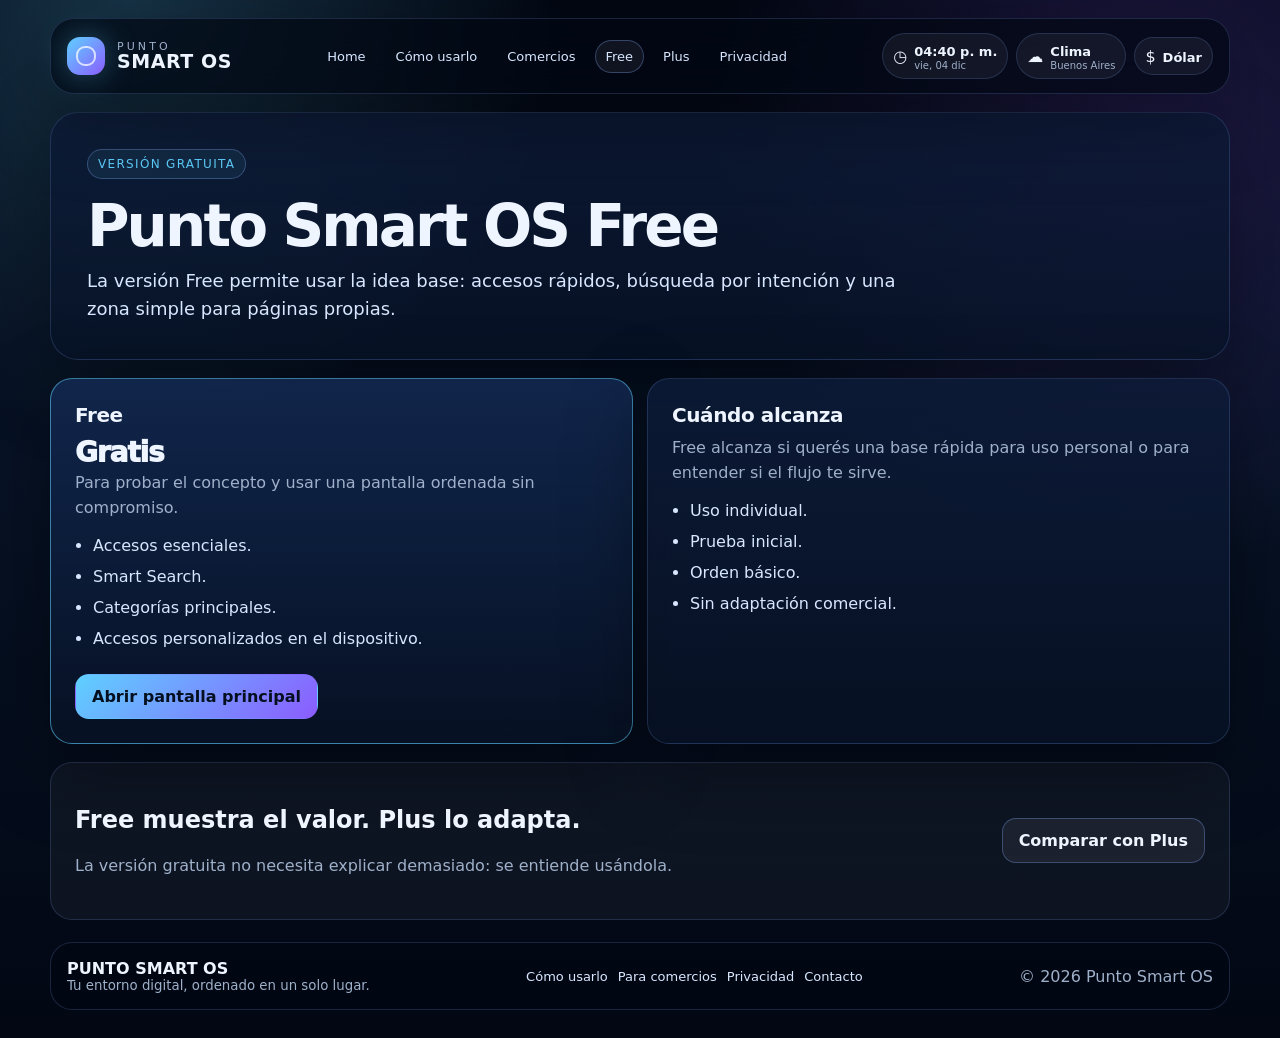
<file: home/free/index.html>
<!doctype html>
<html lang="es-AR">
<head>
  <meta charset="utf-8" />
  <meta name="viewport" content="width=device-width, initial-scale=1" />
  <meta name="theme-color" content="#020713" />
  <title>Punto Smart OS Free | Versión gratuita</title>
  <meta name="description" content="Usá Punto Smart OS Free para ordenar accesos, buscar por intención y guardar páginas frecuentes desde el navegador." />
  <link rel="canonical" href="https://puntosmart.com.ar/home/free/" />
  <link rel="icon" href="../../favicon.ico" sizes="any" />
  <link rel="icon" type="image/png" sizes="32x32" href="../../assets/favicon-32.png" />
  <link rel="apple-touch-icon" href="../../assets/apple-touch-icon.png" />
  <link rel="manifest" href="../../manifest.webmanifest" />
  <meta property="og:type" content="website" />
  <meta property="og:title" content="Punto Smart OS Free | Versión gratuita" />
  <meta property="og:description" content="Usá Punto Smart OS Free para ordenar accesos, buscar por intención y guardar páginas frecuentes desde el navegador." />
  <meta property="og:url" content="https://puntosmart.com.ar/home/free/" />
  <meta name="twitter:card" content="summary" />
  <style>
/* Punto Smart OS v14.3 inline CSS fix */

:root{
  --bg:#020713;
  --bg2:#071225;
  --panel:rgba(12,24,48,.78);
  --panel2:rgba(14,31,62,.92);
  --line:rgba(134,171,255,.18);
  --line2:rgba(134,171,255,.32);
  --text:#eef5ff;
  --muted:#9fb0ca;
  --soft:#d8e7ff;
  --accent:#5fd0ff;
  --accent2:#8b5cff;
  --ok:#54f3b1;
  --warn:#ffd166;
  --shadow:0 24px 80px rgba(0,0,0,.38);
  --radius:22px;
}
*{box-sizing:border-box}
html{scroll-behavior:smooth;background:var(--bg)}
body{margin:0;min-height:100vh;font-family:Inter, ui-sans-serif, system-ui, -apple-system, Segoe UI, Roboto, Arial, sans-serif;color:var(--text);background:
  radial-gradient(circle at 10% 0%, rgba(95,208,255,.22), transparent 28%),
  radial-gradient(circle at 90% 12%, rgba(139,92,255,.20), transparent 30%),
  linear-gradient(180deg,#020713 0%,#071225 45%,#020713 100%);}
a{color:inherit;text-decoration:none}
button,input{font:inherit}
.app-shell{width:min(1180px,calc(100% - 28px));margin:0 auto;padding:18px 0 28px}
.topbar{position:relative;z-index:4;display:flex;align-items:center;justify-content:space-between;gap:14px;padding:14px 16px;margin-bottom:18px;border:1px solid var(--line);background:rgba(2,7,19,.72);backdrop-filter:blur(16px);border-radius:24px;box-shadow:var(--shadow)}
.brand{display:flex;align-items:center;gap:12px;min-width:max-content}
.brand-mark{width:38px;height:38px;border-radius:13px;background:linear-gradient(135deg,var(--accent),var(--accent2));box-shadow:0 0 30px rgba(95,208,255,.35);position:relative}
.brand-mark:after{content:"";position:absolute;inset:9px;border:2px solid rgba(255,255,255,.72);border-radius:9px}
.brand-text{display:grid;line-height:1}.brand-text span{font-size:11px;letter-spacing:.28em;color:var(--muted)}.brand-text strong{font-size:19px;letter-spacing:.03em}
.main-nav{display:flex;align-items:center;justify-content:flex-end;gap:8px;flex-wrap:wrap}.main-nav a{font-size:13px;color:var(--soft);padding:8px 10px;border:1px solid transparent;border-radius:999px}.main-nav a:hover,.main-nav a.active{border-color:var(--line2);background:rgba(255,255,255,.06)}
.status-zone{display:flex;align-items:center;gap:8px;flex-wrap:wrap;justify-content:flex-end}.status-pill{display:flex;align-items:center;gap:7px;min-height:38px;padding:7px 10px;border:1px solid var(--line);border-radius:999px;background:rgba(255,255,255,.055)}.status-pill b{font-size:13px}.status-pill small{display:block;color:var(--muted);font-size:10px}.gear{width:38px;height:38px;border:1px solid var(--line);border-radius:50%;background:rgba(255,255,255,.06);color:var(--text);cursor:pointer}
.hero{display:grid;grid-template-columns:minmax(0,1.05fr) minmax(340px,.95fr);gap:18px;align-items:stretch;margin-bottom:18px}.hero-card,.os-card,.panel,.text-card,.price-card{border:1px solid var(--line);border-radius:var(--radius);background:linear-gradient(180deg,rgba(13,27,56,.86),rgba(7,18,37,.72));box-shadow:var(--shadow)}.hero-card{padding:32px}.eyebrow{display:inline-flex;align-items:center;gap:8px;font-size:12px;letter-spacing:.11em;text-transform:uppercase;color:var(--accent);border:1px solid var(--line2);border-radius:999px;padding:7px 10px;background:rgba(95,208,255,.08);margin-bottom:18px}.hero h1{font-size:clamp(38px,6vw,72px);line-height:.96;margin:0 0 18px;letter-spacing:-.06em}.hero p{font-size:18px;line-height:1.55;color:var(--soft);max-width:670px;margin:0 0 18px}.cta-row{display:flex;gap:10px;flex-wrap:wrap;margin-top:22px}.btn{display:inline-flex;align-items:center;justify-content:center;gap:8px;min-height:44px;padding:12px 16px;border-radius:14px;border:1px solid var(--line2);background:rgba(255,255,255,.06);color:var(--text);font-weight:800;cursor:pointer}.btn.primary{border-color:transparent;background:linear-gradient(135deg,var(--accent),var(--accent2));color:#04101f}.btn:hover{transform:translateY(-1px)}
.quick-proof{display:grid;grid-template-columns:repeat(3,1fr);gap:10px;margin-top:24px}.proof{padding:12px;border:1px solid var(--line);border-radius:16px;background:rgba(255,255,255,.045)}.proof b{display:block;font-size:15px}.proof small{display:block;margin-top:5px;color:var(--muted);line-height:1.35}
.os-card{padding:18px;display:flex;flex-direction:column;gap:12px}.smart-search{padding:14px;border:1px solid var(--line);border-radius:20px;background:rgba(255,255,255,.05)}.smart-search-head{display:flex;align-items:flex-start;justify-content:space-between;gap:12px;margin-bottom:12px}.badge{font-size:12px;font-weight:900;color:#06111d;background:var(--accent);padding:6px 9px;border-radius:999px;white-space:nowrap}.smart-search-head small{font-size:12px;color:var(--muted);line-height:1.35}.smart-search-box{display:flex;gap:8px;align-items:center;border:1px solid var(--line2);border-radius:16px;padding:8px;background:rgba(0,0,0,.18)}.smart-search-box input{flex:1;border:0;outline:0;background:transparent;color:var(--text);min-width:0}.smart-search-box button{border:0;border-radius:12px;padding:9px 12px;background:var(--accent);color:#06111d;font-weight:900;cursor:pointer}.engines{display:flex;gap:7px;flex-wrap:wrap;margin-top:10px}.engine{border:1px solid var(--line);border-radius:999px;background:rgba(255,255,255,.045);color:var(--soft);font-size:12px;padding:7px 9px;cursor:pointer}.engine.active{background:rgba(95,208,255,.14);border-color:var(--accent);color:var(--text)}
.mini-desktop{display:grid;gap:10px}.desktop-section{padding:14px;border:1px solid var(--line);border-radius:18px;background:rgba(255,255,255,.04)}.desktop-title{display:flex;align-items:center;justify-content:space-between;margin-bottom:11px}.desktop-title b{font-size:14px}.desktop-title small{color:var(--muted);font-size:12px}.tile-grid{display:grid;grid-template-columns:repeat(4,1fr);gap:8px}.tile{min-height:74px;padding:10px;border:1px solid var(--line);border-radius:16px;background:rgba(255,255,255,.055);display:flex;flex-direction:column;justify-content:center;gap:5px;transition:.18s ease}.tile:hover{border-color:var(--accent);background:rgba(95,208,255,.10);transform:translateY(-1px)}.tile span{font-weight:900;font-size:13px}.tile small{font-size:11px;color:var(--muted);line-height:1.2}.ad-banner{display:flex;align-items:center;justify-content:space-between;gap:12px;border:1px solid rgba(95,208,255,.36);border-radius:20px;padding:14px 16px;background:linear-gradient(135deg,rgba(95,208,255,.16),rgba(139,92,255,.10));box-shadow:var(--shadow)}.ad-copy b{display:block}.ad-copy small{color:var(--muted)}.ad-cta{font-weight:900;color:#06111d;background:var(--warn);padding:9px 12px;border-radius:999px;white-space:nowrap;font-size:12px}
.section{margin:18px 0}.section-head{display:flex;align-items:end;justify-content:space-between;gap:18px;margin:0 2px 12px}.section h2{font-size:30px;letter-spacing:-.04em;margin:0}.section-head p{margin:0;color:var(--muted);line-height:1.45;max-width:640px}.cards{display:grid;grid-template-columns:repeat(3,1fr);gap:12px}.cards.two{grid-template-columns:repeat(2,1fr)}.cards.four{grid-template-columns:repeat(4,1fr)}.text-card,.panel{padding:20px}.text-card h3,.panel h3,.price-card h3{margin:0 0 9px;font-size:20px;letter-spacing:-.02em}.text-card p,.panel p,.price-card p{margin:0;color:var(--muted);line-height:1.55}.text-card ul,.panel ul,.price-card ul{margin:14px 0 0;padding-left:18px;color:var(--soft);line-height:1.55}.text-card li+li,.panel li+li,.price-card li+li{margin-top:6px}.wide-panel{padding:24px;border:1px solid var(--line);border-radius:var(--radius);background:rgba(255,255,255,.045);display:grid;grid-template-columns:1fr auto;gap:18px;align-items:center}.wide-panel p{color:var(--muted);line-height:1.55}.page-hero{padding:36px;border:1px solid var(--line);border-radius:28px;background:linear-gradient(180deg,rgba(13,27,56,.86),rgba(7,18,37,.72));box-shadow:var(--shadow);margin-bottom:18px}.page-hero h1{font-size:clamp(34px,5vw,58px);line-height:1;margin:0 0 12px;letter-spacing:-.05em}.page-hero p{font-size:18px;line-height:1.55;color:var(--soft);max-width:850px;margin:0}.steps{counter-reset:step;display:grid;gap:12px}.step{counter-increment:step;display:grid;grid-template-columns:54px 1fr;gap:12px;align-items:start;padding:18px;border:1px solid var(--line);border-radius:20px;background:rgba(255,255,255,.045)}.step:before{content:counter(step);width:42px;height:42px;border-radius:14px;display:flex;align-items:center;justify-content:center;font-weight:900;color:#06111d;background:linear-gradient(135deg,var(--accent),var(--accent2))}.step h3{margin:0 0 6px}.step p{margin:0;color:var(--muted);line-height:1.55}.price-grid{display:grid;grid-template-columns:repeat(2,1fr);gap:14px}.price-card{padding:24px}.price-card.featured{border-color:rgba(95,208,255,.55);background:linear-gradient(180deg,rgba(18,39,78,.94),rgba(7,18,37,.76))}.price-tag{font-size:28px;font-weight:950;letter-spacing:-.04em;margin:8px 0 2px}.footer{display:flex;align-items:center;justify-content:space-between;gap:12px;flex-wrap:wrap;margin-top:22px;padding:16px;border:1px solid var(--line);border-radius:22px;background:rgba(2,7,19,.72);color:var(--muted)}.footer b{color:var(--text)}.footer small{display:block}.footer-links{display:flex;gap:10px;flex-wrap:wrap}.footer a{color:var(--soft);font-size:13px}.note{font-size:13px;color:var(--muted);line-height:1.5}.skip-link{position:absolute;left:-999px;top:auto;width:1px;height:1px;overflow:hidden}.skip-link:focus{left:16px;top:16px;width:auto;height:auto;background:var(--accent);color:#06111d;padding:10px;border-radius:10px;z-index:10}
@media (max-width:900px){.topbar{align-items:flex-start;flex-direction:column}.main-nav{justify-content:flex-start}.hero{grid-template-columns:1fr}.cards,.cards.two,.cards.four,.price-grid{grid-template-columns:1fr}.wide-panel{grid-template-columns:1fr}.quick-proof{grid-template-columns:1fr}.tile-grid{grid-template-columns:repeat(2,1fr)}.hide-small{display:none}.hero-card{padding:24px}.page-hero{padding:26px}.section-head{display:block}.section-head p{margin-top:8px}.ad-banner{align-items:flex-start;flex-direction:column}.ad-cta{align-self:flex-start}}
@media (max-width:460px){.app-shell{width:min(100% - 18px,1180px)}.main-nav a{font-size:12px;padding:7px 8px}.hero h1{font-size:38px}.smart-search-box{align-items:stretch;flex-direction:column}.smart-search-box button{width:100%}.tile-grid{grid-template-columns:1fr}.status-zone{width:100%;justify-content:space-between}.status-pill{flex:1}.gear{flex:0 0 38px}}

  </style>
  <script type="application/ld+json">{"@context": "https://schema.org", "@type": "SoftwareApplication", "name": "Punto Smart OS", "applicationCategory": "ProductivityApplication", "operatingSystem": "Web", "url": "https://puntosmart.com.ar/home/", "description": "Escritorio digital para ordenar accesos, búsquedas, herramientas, trámites y sitios frecuentes desde el navegador.", "offers": {"@type": "Offer", "price": "0", "priceCurrency": "ARS"}}</script>
</head>
<body>
<a class="skip-link" href="#contenido">Saltar al contenido</a>
  <div class="app-shell">
    <header class="topbar">
      <a class="brand" href="/home/" aria-label="Punto Smart OS">
        <span class="brand-mark"></span>
        <span class="brand-text"><span>PUNTO</span><strong>SMART OS</strong></span>
      </a>
      <nav class="main-nav" aria-label="Navegación principal"><a href="/home/" class="">Home</a><a href="/home/como-usarlo/" class="">Cómo usarlo</a><a href="/home/para-comercios/" class="">Comercios</a><a href="/home/free/" class="active">Free</a><a href="/home/plus/" class="">Plus</a><a href="/home/privacidad/" class="">Privacidad</a></nav>
      <div class="status-zone">
        <div class="status-pill hide-small"><span>◷</span><span><b id="clock">--:--</b><small id="dateText">Cargando...</small></span></div>
        <a class="status-pill hide-small" href="https://www.google.com/search?q=clima+buenos+aires" target="_blank" rel="noopener"><span>☁</span><span><b>Clima</b><small>Buenos Aires</small></span></a>
        <a class="status-pill" href="https://dolarhoy.com/" target="_blank" rel="noopener"><span>$</span><span><b>Dólar</b></span></a>
      </div>
    </header>
    <main id="contenido">

      <section class="page-hero"><span class="eyebrow">Versión gratuita</span><h1>Punto Smart OS Free</h1><p>La versión Free permite usar la idea base: accesos rápidos, búsqueda por intención y una zona simple para páginas propias.</p></section>
      <section class="section"><div class="price-grid">
        <article class="price-card featured"><h3>Free</h3><div class="price-tag">Gratis</div><p>Para probar el concepto y usar una pantalla ordenada sin compromiso.</p><ul><li>Accesos esenciales.</li><li>Smart Search.</li><li>Categorías principales.</li><li>Accesos personalizados en el dispositivo.</li></ul><div class="cta-row"><a class="btn primary" href="/home/">Abrir pantalla principal</a></div></article>
        <article class="price-card"><h3>Cuándo alcanza</h3><p>Free alcanza si querés una base rápida para uso personal o para entender si el flujo te sirve.</p><ul><li>Uso individual.</li><li>Prueba inicial.</li><li>Orden básico.</li><li>Sin adaptación comercial.</li></ul></article>
      </div></section>
      <section class="wide-panel"><div><h2>Free muestra el valor. Plus lo adapta.</h2><p>La versión gratuita no necesita explicar demasiado: se entiende usándola.</p></div><a class="btn" href="/home/plus/">Comparar con Plus</a></section>

    </main>
    <footer class="footer">
      <div><b>PUNTO SMART OS</b><small>Tu entorno digital, ordenado en un solo lugar.</small></div>
      <div class="footer-links">
        <a href="/home/como-usarlo/">Cómo usarlo</a>
        <a href="/home/para-comercios/">Para comercios</a>
        <a href="/home/privacidad/">Privacidad</a>
        <a href="https://wa.me/5491148706501?text=Hola%2C%20quiero%20consultar%20por%20Punto%20Smart%20OS" target="_blank" rel="noopener">Contacto</a>
      </div>
      <span>© 2026 Punto Smart OS</span>
    </footer>
  </div>
  <script>
// Punto Smart OS v14.3 inline JS fix

const engines = {
  web: q => `https://www.google.com/search?q=${encodeURIComponent(q)}`,
  ia: q => `https://chat.openai.com/?q=${encodeURIComponent(q)}`,
  videos: q => `https://www.youtube.com/results?search_query=${encodeURIComponent(q)}`,
  comprar: q => `https://www.google.com/search?tbm=shop&q=${encodeURIComponent(q)}`,
  comparar: q => `https://www.google.com/search?q=${encodeURIComponent(q + ' comparativa opiniones')}`,
  tramites: q => `https://www.google.com/search?q=${encodeURIComponent(q + ' trámite Argentina')}`
};
let activeEngine = 'web';
document.querySelectorAll('[data-engine]').forEach(btn => {
  btn.addEventListener('click', () => {
    document.querySelectorAll('[data-engine]').forEach(b => b.classList.remove('active'));
    btn.classList.add('active');
    activeEngine = btn.dataset.engine;
  });
});
const form = document.querySelector('#smartSearchForm');
if(form){
  form.addEventListener('submit', e => {
    e.preventDefault();
    const input = document.querySelector('#searchInput');
    const q = (input?.value || '').trim();
    if(!q) return;
    const fn = engines[activeEngine] || engines.web;
    window.open(fn(q), '_blank', 'noopener');
  });
}
const clock = document.querySelector('#clock');
const dateText = document.querySelector('#dateText');
function tick(){
  const d = new Date();
  if(clock) clock.textContent = d.toLocaleTimeString('es-AR', {hour:'2-digit', minute:'2-digit'});
  if(dateText) dateText.textContent = d.toLocaleDateString('es-AR', {weekday:'short', day:'2-digit', month:'short'});
}
tick(); setInterval(tick, 30000);

  </script>
</body>
</html>
</file>
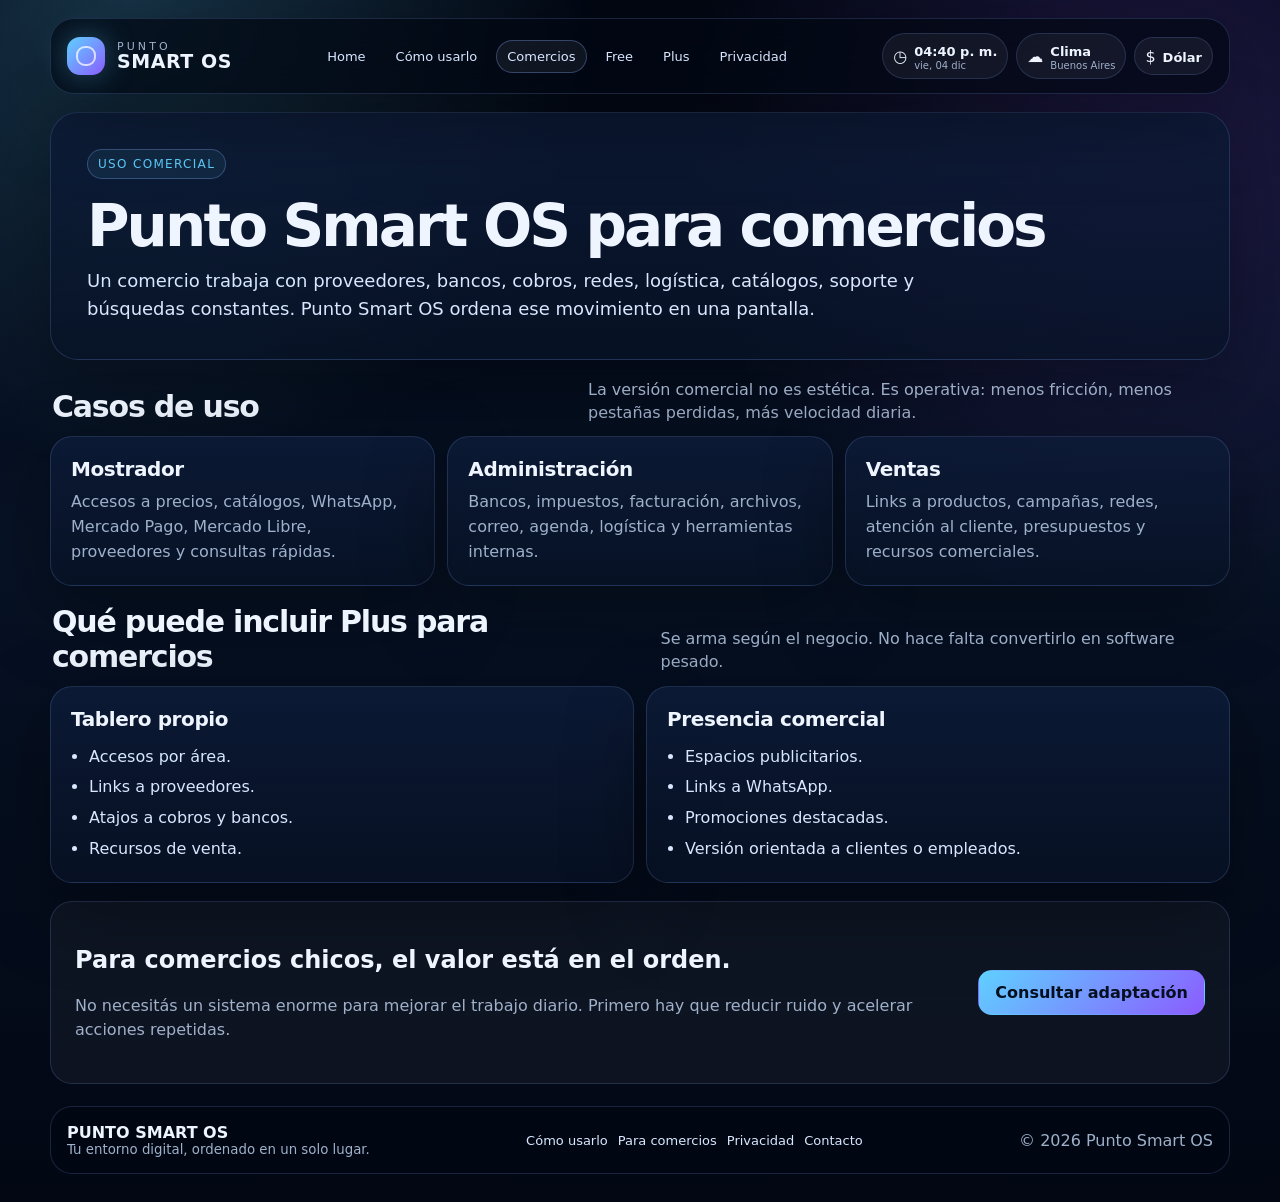
<file: home/para-comercios/index.html>
<!doctype html>
<html lang="es-AR">
<head>
  <meta charset="utf-8" />
  <meta name="viewport" content="width=device-width, initial-scale=1" />
  <meta name="theme-color" content="#020713" />
  <title>Punto Smart OS para comercios | Accesos y herramientas ordenadas</title>
  <meta name="description" content="Tablero digital para comercios: proveedores, bancos, cobros, logística, redes, catálogos y herramientas en una sola pantalla." />
  <link rel="canonical" href="https://puntosmart.com.ar/home/para-comercios/" />
  <link rel="icon" href="../../favicon.ico" sizes="any" />
  <link rel="icon" type="image/png" sizes="32x32" href="../../assets/favicon-32.png" />
  <link rel="apple-touch-icon" href="../../assets/apple-touch-icon.png" />
  <link rel="manifest" href="../../manifest.webmanifest" />
  <meta property="og:type" content="website" />
  <meta property="og:title" content="Punto Smart OS para comercios | Accesos y herramientas ordenadas" />
  <meta property="og:description" content="Tablero digital para comercios: proveedores, bancos, cobros, logística, redes, catálogos y herramientas en una sola pantalla." />
  <meta property="og:url" content="https://puntosmart.com.ar/home/para-comercios/" />
  <meta name="twitter:card" content="summary" />
  <style>
/* Punto Smart OS v14.3 inline CSS fix */

:root{
  --bg:#020713;
  --bg2:#071225;
  --panel:rgba(12,24,48,.78);
  --panel2:rgba(14,31,62,.92);
  --line:rgba(134,171,255,.18);
  --line2:rgba(134,171,255,.32);
  --text:#eef5ff;
  --muted:#9fb0ca;
  --soft:#d8e7ff;
  --accent:#5fd0ff;
  --accent2:#8b5cff;
  --ok:#54f3b1;
  --warn:#ffd166;
  --shadow:0 24px 80px rgba(0,0,0,.38);
  --radius:22px;
}
*{box-sizing:border-box}
html{scroll-behavior:smooth;background:var(--bg)}
body{margin:0;min-height:100vh;font-family:Inter, ui-sans-serif, system-ui, -apple-system, Segoe UI, Roboto, Arial, sans-serif;color:var(--text);background:
  radial-gradient(circle at 10% 0%, rgba(95,208,255,.22), transparent 28%),
  radial-gradient(circle at 90% 12%, rgba(139,92,255,.20), transparent 30%),
  linear-gradient(180deg,#020713 0%,#071225 45%,#020713 100%);}
a{color:inherit;text-decoration:none}
button,input{font:inherit}
.app-shell{width:min(1180px,calc(100% - 28px));margin:0 auto;padding:18px 0 28px}
.topbar{position:relative;z-index:4;display:flex;align-items:center;justify-content:space-between;gap:14px;padding:14px 16px;margin-bottom:18px;border:1px solid var(--line);background:rgba(2,7,19,.72);backdrop-filter:blur(16px);border-radius:24px;box-shadow:var(--shadow)}
.brand{display:flex;align-items:center;gap:12px;min-width:max-content}
.brand-mark{width:38px;height:38px;border-radius:13px;background:linear-gradient(135deg,var(--accent),var(--accent2));box-shadow:0 0 30px rgba(95,208,255,.35);position:relative}
.brand-mark:after{content:"";position:absolute;inset:9px;border:2px solid rgba(255,255,255,.72);border-radius:9px}
.brand-text{display:grid;line-height:1}.brand-text span{font-size:11px;letter-spacing:.28em;color:var(--muted)}.brand-text strong{font-size:19px;letter-spacing:.03em}
.main-nav{display:flex;align-items:center;justify-content:flex-end;gap:8px;flex-wrap:wrap}.main-nav a{font-size:13px;color:var(--soft);padding:8px 10px;border:1px solid transparent;border-radius:999px}.main-nav a:hover,.main-nav a.active{border-color:var(--line2);background:rgba(255,255,255,.06)}
.status-zone{display:flex;align-items:center;gap:8px;flex-wrap:wrap;justify-content:flex-end}.status-pill{display:flex;align-items:center;gap:7px;min-height:38px;padding:7px 10px;border:1px solid var(--line);border-radius:999px;background:rgba(255,255,255,.055)}.status-pill b{font-size:13px}.status-pill small{display:block;color:var(--muted);font-size:10px}.gear{width:38px;height:38px;border:1px solid var(--line);border-radius:50%;background:rgba(255,255,255,.06);color:var(--text);cursor:pointer}
.hero{display:grid;grid-template-columns:minmax(0,1.05fr) minmax(340px,.95fr);gap:18px;align-items:stretch;margin-bottom:18px}.hero-card,.os-card,.panel,.text-card,.price-card{border:1px solid var(--line);border-radius:var(--radius);background:linear-gradient(180deg,rgba(13,27,56,.86),rgba(7,18,37,.72));box-shadow:var(--shadow)}.hero-card{padding:32px}.eyebrow{display:inline-flex;align-items:center;gap:8px;font-size:12px;letter-spacing:.11em;text-transform:uppercase;color:var(--accent);border:1px solid var(--line2);border-radius:999px;padding:7px 10px;background:rgba(95,208,255,.08);margin-bottom:18px}.hero h1{font-size:clamp(38px,6vw,72px);line-height:.96;margin:0 0 18px;letter-spacing:-.06em}.hero p{font-size:18px;line-height:1.55;color:var(--soft);max-width:670px;margin:0 0 18px}.cta-row{display:flex;gap:10px;flex-wrap:wrap;margin-top:22px}.btn{display:inline-flex;align-items:center;justify-content:center;gap:8px;min-height:44px;padding:12px 16px;border-radius:14px;border:1px solid var(--line2);background:rgba(255,255,255,.06);color:var(--text);font-weight:800;cursor:pointer}.btn.primary{border-color:transparent;background:linear-gradient(135deg,var(--accent),var(--accent2));color:#04101f}.btn:hover{transform:translateY(-1px)}
.quick-proof{display:grid;grid-template-columns:repeat(3,1fr);gap:10px;margin-top:24px}.proof{padding:12px;border:1px solid var(--line);border-radius:16px;background:rgba(255,255,255,.045)}.proof b{display:block;font-size:15px}.proof small{display:block;margin-top:5px;color:var(--muted);line-height:1.35}
.os-card{padding:18px;display:flex;flex-direction:column;gap:12px}.smart-search{padding:14px;border:1px solid var(--line);border-radius:20px;background:rgba(255,255,255,.05)}.smart-search-head{display:flex;align-items:flex-start;justify-content:space-between;gap:12px;margin-bottom:12px}.badge{font-size:12px;font-weight:900;color:#06111d;background:var(--accent);padding:6px 9px;border-radius:999px;white-space:nowrap}.smart-search-head small{font-size:12px;color:var(--muted);line-height:1.35}.smart-search-box{display:flex;gap:8px;align-items:center;border:1px solid var(--line2);border-radius:16px;padding:8px;background:rgba(0,0,0,.18)}.smart-search-box input{flex:1;border:0;outline:0;background:transparent;color:var(--text);min-width:0}.smart-search-box button{border:0;border-radius:12px;padding:9px 12px;background:var(--accent);color:#06111d;font-weight:900;cursor:pointer}.engines{display:flex;gap:7px;flex-wrap:wrap;margin-top:10px}.engine{border:1px solid var(--line);border-radius:999px;background:rgba(255,255,255,.045);color:var(--soft);font-size:12px;padding:7px 9px;cursor:pointer}.engine.active{background:rgba(95,208,255,.14);border-color:var(--accent);color:var(--text)}
.mini-desktop{display:grid;gap:10px}.desktop-section{padding:14px;border:1px solid var(--line);border-radius:18px;background:rgba(255,255,255,.04)}.desktop-title{display:flex;align-items:center;justify-content:space-between;margin-bottom:11px}.desktop-title b{font-size:14px}.desktop-title small{color:var(--muted);font-size:12px}.tile-grid{display:grid;grid-template-columns:repeat(4,1fr);gap:8px}.tile{min-height:74px;padding:10px;border:1px solid var(--line);border-radius:16px;background:rgba(255,255,255,.055);display:flex;flex-direction:column;justify-content:center;gap:5px;transition:.18s ease}.tile:hover{border-color:var(--accent);background:rgba(95,208,255,.10);transform:translateY(-1px)}.tile span{font-weight:900;font-size:13px}.tile small{font-size:11px;color:var(--muted);line-height:1.2}.ad-banner{display:flex;align-items:center;justify-content:space-between;gap:12px;border:1px solid rgba(95,208,255,.36);border-radius:20px;padding:14px 16px;background:linear-gradient(135deg,rgba(95,208,255,.16),rgba(139,92,255,.10));box-shadow:var(--shadow)}.ad-copy b{display:block}.ad-copy small{color:var(--muted)}.ad-cta{font-weight:900;color:#06111d;background:var(--warn);padding:9px 12px;border-radius:999px;white-space:nowrap;font-size:12px}
.section{margin:18px 0}.section-head{display:flex;align-items:end;justify-content:space-between;gap:18px;margin:0 2px 12px}.section h2{font-size:30px;letter-spacing:-.04em;margin:0}.section-head p{margin:0;color:var(--muted);line-height:1.45;max-width:640px}.cards{display:grid;grid-template-columns:repeat(3,1fr);gap:12px}.cards.two{grid-template-columns:repeat(2,1fr)}.cards.four{grid-template-columns:repeat(4,1fr)}.text-card,.panel{padding:20px}.text-card h3,.panel h3,.price-card h3{margin:0 0 9px;font-size:20px;letter-spacing:-.02em}.text-card p,.panel p,.price-card p{margin:0;color:var(--muted);line-height:1.55}.text-card ul,.panel ul,.price-card ul{margin:14px 0 0;padding-left:18px;color:var(--soft);line-height:1.55}.text-card li+li,.panel li+li,.price-card li+li{margin-top:6px}.wide-panel{padding:24px;border:1px solid var(--line);border-radius:var(--radius);background:rgba(255,255,255,.045);display:grid;grid-template-columns:1fr auto;gap:18px;align-items:center}.wide-panel p{color:var(--muted);line-height:1.55}.page-hero{padding:36px;border:1px solid var(--line);border-radius:28px;background:linear-gradient(180deg,rgba(13,27,56,.86),rgba(7,18,37,.72));box-shadow:var(--shadow);margin-bottom:18px}.page-hero h1{font-size:clamp(34px,5vw,58px);line-height:1;margin:0 0 12px;letter-spacing:-.05em}.page-hero p{font-size:18px;line-height:1.55;color:var(--soft);max-width:850px;margin:0}.steps{counter-reset:step;display:grid;gap:12px}.step{counter-increment:step;display:grid;grid-template-columns:54px 1fr;gap:12px;align-items:start;padding:18px;border:1px solid var(--line);border-radius:20px;background:rgba(255,255,255,.045)}.step:before{content:counter(step);width:42px;height:42px;border-radius:14px;display:flex;align-items:center;justify-content:center;font-weight:900;color:#06111d;background:linear-gradient(135deg,var(--accent),var(--accent2))}.step h3{margin:0 0 6px}.step p{margin:0;color:var(--muted);line-height:1.55}.price-grid{display:grid;grid-template-columns:repeat(2,1fr);gap:14px}.price-card{padding:24px}.price-card.featured{border-color:rgba(95,208,255,.55);background:linear-gradient(180deg,rgba(18,39,78,.94),rgba(7,18,37,.76))}.price-tag{font-size:28px;font-weight:950;letter-spacing:-.04em;margin:8px 0 2px}.footer{display:flex;align-items:center;justify-content:space-between;gap:12px;flex-wrap:wrap;margin-top:22px;padding:16px;border:1px solid var(--line);border-radius:22px;background:rgba(2,7,19,.72);color:var(--muted)}.footer b{color:var(--text)}.footer small{display:block}.footer-links{display:flex;gap:10px;flex-wrap:wrap}.footer a{color:var(--soft);font-size:13px}.note{font-size:13px;color:var(--muted);line-height:1.5}.skip-link{position:absolute;left:-999px;top:auto;width:1px;height:1px;overflow:hidden}.skip-link:focus{left:16px;top:16px;width:auto;height:auto;background:var(--accent);color:#06111d;padding:10px;border-radius:10px;z-index:10}
@media (max-width:900px){.topbar{align-items:flex-start;flex-direction:column}.main-nav{justify-content:flex-start}.hero{grid-template-columns:1fr}.cards,.cards.two,.cards.four,.price-grid{grid-template-columns:1fr}.wide-panel{grid-template-columns:1fr}.quick-proof{grid-template-columns:1fr}.tile-grid{grid-template-columns:repeat(2,1fr)}.hide-small{display:none}.hero-card{padding:24px}.page-hero{padding:26px}.section-head{display:block}.section-head p{margin-top:8px}.ad-banner{align-items:flex-start;flex-direction:column}.ad-cta{align-self:flex-start}}
@media (max-width:460px){.app-shell{width:min(100% - 18px,1180px)}.main-nav a{font-size:12px;padding:7px 8px}.hero h1{font-size:38px}.smart-search-box{align-items:stretch;flex-direction:column}.smart-search-box button{width:100%}.tile-grid{grid-template-columns:1fr}.status-zone{width:100%;justify-content:space-between}.status-pill{flex:1}.gear{flex:0 0 38px}}

  </style>
  <script type="application/ld+json">{"@context": "https://schema.org", "@type": "SoftwareApplication", "name": "Punto Smart OS", "applicationCategory": "ProductivityApplication", "operatingSystem": "Web", "url": "https://puntosmart.com.ar/home/", "description": "Escritorio digital para ordenar accesos, búsquedas, herramientas, trámites y sitios frecuentes desde el navegador.", "offers": {"@type": "Offer", "price": "0", "priceCurrency": "ARS"}}</script>
</head>
<body>
<a class="skip-link" href="#contenido">Saltar al contenido</a>
  <div class="app-shell">
    <header class="topbar">
      <a class="brand" href="/home/" aria-label="Punto Smart OS">
        <span class="brand-mark"></span>
        <span class="brand-text"><span>PUNTO</span><strong>SMART OS</strong></span>
      </a>
      <nav class="main-nav" aria-label="Navegación principal"><a href="/home/" class="">Home</a><a href="/home/como-usarlo/" class="">Cómo usarlo</a><a href="/home/para-comercios/" class="active">Comercios</a><a href="/home/free/" class="">Free</a><a href="/home/plus/" class="">Plus</a><a href="/home/privacidad/" class="">Privacidad</a></nav>
      <div class="status-zone">
        <div class="status-pill hide-small"><span>◷</span><span><b id="clock">--:--</b><small id="dateText">Cargando...</small></span></div>
        <a class="status-pill hide-small" href="https://www.google.com/search?q=clima+buenos+aires" target="_blank" rel="noopener"><span>☁</span><span><b>Clima</b><small>Buenos Aires</small></span></a>
        <a class="status-pill" href="https://dolarhoy.com/" target="_blank" rel="noopener"><span>$</span><span><b>Dólar</b></span></a>
      </div>
    </header>
    <main id="contenido">

      <section class="page-hero"><span class="eyebrow">Uso comercial</span><h1>Punto Smart OS para comercios</h1><p>Un comercio trabaja con proveedores, bancos, cobros, redes, logística, catálogos, soporte y búsquedas constantes. Punto Smart OS ordena ese movimiento en una pantalla.</p></section>
      <section class="section"><div class="section-head"><h2>Casos de uso</h2><p>La versión comercial no es estética. Es operativa: menos fricción, menos pestañas perdidas, más velocidad diaria.</p></div><div class="cards">
        <article class="text-card"><h3>Mostrador</h3><p>Accesos a precios, catálogos, WhatsApp, Mercado Pago, Mercado Libre, proveedores y consultas rápidas.</p></article>
        <article class="text-card"><h3>Administración</h3><p>Bancos, impuestos, facturación, archivos, correo, agenda, logística y herramientas internas.</p></article>
        <article class="text-card"><h3>Ventas</h3><p>Links a productos, campañas, redes, atención al cliente, presupuestos y recursos comerciales.</p></article>
      </div></section>
      <section class="section"><div class="section-head"><h2>Qué puede incluir Plus para comercios</h2><p>Se arma según el negocio. No hace falta convertirlo en software pesado.</p></div><div class="cards two">
        <article class="text-card"><h3>Tablero propio</h3><ul><li>Accesos por área.</li><li>Links a proveedores.</li><li>Atajos a cobros y bancos.</li><li>Recursos de venta.</li></ul></article>
        <article class="text-card"><h3>Presencia comercial</h3><ul><li>Espacios publicitarios.</li><li>Links a WhatsApp.</li><li>Promociones destacadas.</li><li>Versión orientada a clientes o empleados.</li></ul></article>
      </div></section>
      <section class="wide-panel"><div><h2>Para comercios chicos, el valor está en el orden.</h2><p>No necesitás un sistema enorme para mejorar el trabajo diario. Primero hay que reducir ruido y acelerar acciones repetidas.</p></div><a class="btn primary" href="https://wa.me/5491148706501?text=Hola%2C%20quiero%20consultar%20por%20Punto%20Smart%20OS" target="_blank" rel="noopener">Consultar adaptación</a></section>

    </main>
    <footer class="footer">
      <div><b>PUNTO SMART OS</b><small>Tu entorno digital, ordenado en un solo lugar.</small></div>
      <div class="footer-links">
        <a href="/home/como-usarlo/">Cómo usarlo</a>
        <a href="/home/para-comercios/">Para comercios</a>
        <a href="/home/privacidad/">Privacidad</a>
        <a href="https://wa.me/5491148706501?text=Hola%2C%20quiero%20consultar%20por%20Punto%20Smart%20OS" target="_blank" rel="noopener">Contacto</a>
      </div>
      <span>© 2026 Punto Smart OS</span>
    </footer>
  </div>
  <script>
// Punto Smart OS v14.3 inline JS fix

const engines = {
  web: q => `https://www.google.com/search?q=${encodeURIComponent(q)}`,
  ia: q => `https://chat.openai.com/?q=${encodeURIComponent(q)}`,
  videos: q => `https://www.youtube.com/results?search_query=${encodeURIComponent(q)}`,
  comprar: q => `https://www.google.com/search?tbm=shop&q=${encodeURIComponent(q)}`,
  comparar: q => `https://www.google.com/search?q=${encodeURIComponent(q + ' comparativa opiniones')}`,
  tramites: q => `https://www.google.com/search?q=${encodeURIComponent(q + ' trámite Argentina')}`
};
let activeEngine = 'web';
document.querySelectorAll('[data-engine]').forEach(btn => {
  btn.addEventListener('click', () => {
    document.querySelectorAll('[data-engine]').forEach(b => b.classList.remove('active'));
    btn.classList.add('active');
    activeEngine = btn.dataset.engine;
  });
});
const form = document.querySelector('#smartSearchForm');
if(form){
  form.addEventListener('submit', e => {
    e.preventDefault();
    const input = document.querySelector('#searchInput');
    const q = (input?.value || '').trim();
    if(!q) return;
    const fn = engines[activeEngine] || engines.web;
    window.open(fn(q), '_blank', 'noopener');
  });
}
const clock = document.querySelector('#clock');
const dateText = document.querySelector('#dateText');
function tick(){
  const d = new Date();
  if(clock) clock.textContent = d.toLocaleTimeString('es-AR', {hour:'2-digit', minute:'2-digit'});
  if(dateText) dateText.textContent = d.toLocaleDateString('es-AR', {weekday:'short', day:'2-digit', month:'short'});
}
tick(); setInterval(tick, 30000);

  </script>
</body>
</html>
</file>
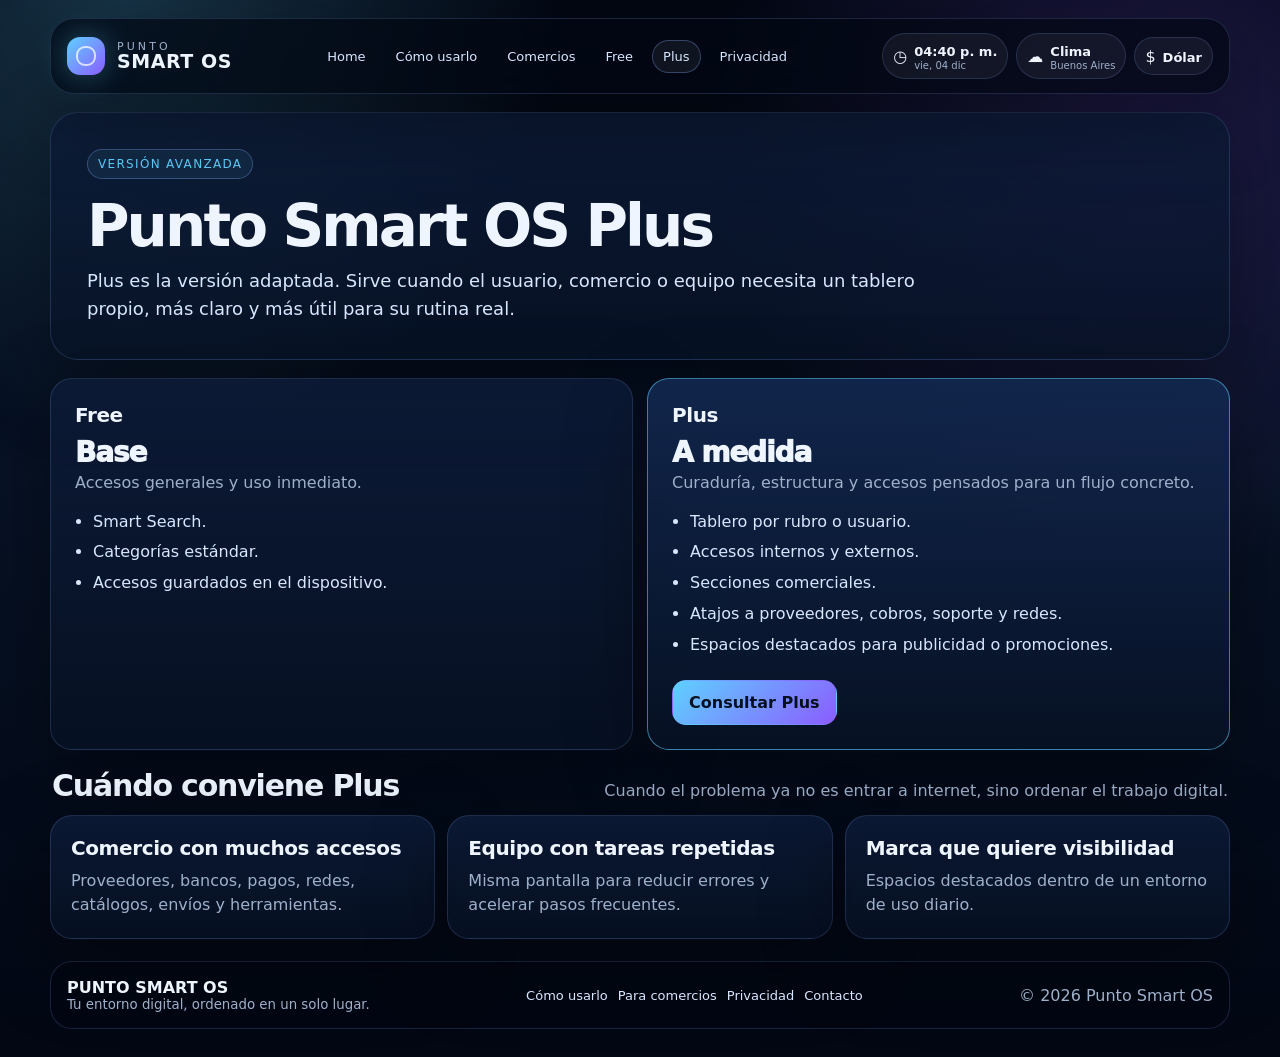
<file: home/plus/index.html>
<!doctype html>
<html lang="es-AR">
<head>
  <meta charset="utf-8" />
  <meta name="viewport" content="width=device-width, initial-scale=1" />
  <meta name="theme-color" content="#020713" />
  <title>Punto Smart OS Plus | Tablero digital a medida</title>
  <meta name="description" content="Versión Plus de Punto Smart OS: tablero personalizado para comercios, equipos y usuarios con accesos, herramientas y secciones propias." />
  <link rel="canonical" href="https://puntosmart.com.ar/home/plus/" />
  <link rel="icon" href="../../favicon.ico" sizes="any" />
  <link rel="icon" type="image/png" sizes="32x32" href="../../assets/favicon-32.png" />
  <link rel="apple-touch-icon" href="../../assets/apple-touch-icon.png" />
  <link rel="manifest" href="../../manifest.webmanifest" />
  <meta property="og:type" content="website" />
  <meta property="og:title" content="Punto Smart OS Plus | Tablero digital a medida" />
  <meta property="og:description" content="Versión Plus de Punto Smart OS: tablero personalizado para comercios, equipos y usuarios con accesos, herramientas y secciones propias." />
  <meta property="og:url" content="https://puntosmart.com.ar/home/plus/" />
  <meta name="twitter:card" content="summary" />
  <style>
/* Punto Smart OS v14.3 inline CSS fix */

:root{
  --bg:#020713;
  --bg2:#071225;
  --panel:rgba(12,24,48,.78);
  --panel2:rgba(14,31,62,.92);
  --line:rgba(134,171,255,.18);
  --line2:rgba(134,171,255,.32);
  --text:#eef5ff;
  --muted:#9fb0ca;
  --soft:#d8e7ff;
  --accent:#5fd0ff;
  --accent2:#8b5cff;
  --ok:#54f3b1;
  --warn:#ffd166;
  --shadow:0 24px 80px rgba(0,0,0,.38);
  --radius:22px;
}
*{box-sizing:border-box}
html{scroll-behavior:smooth;background:var(--bg)}
body{margin:0;min-height:100vh;font-family:Inter, ui-sans-serif, system-ui, -apple-system, Segoe UI, Roboto, Arial, sans-serif;color:var(--text);background:
  radial-gradient(circle at 10% 0%, rgba(95,208,255,.22), transparent 28%),
  radial-gradient(circle at 90% 12%, rgba(139,92,255,.20), transparent 30%),
  linear-gradient(180deg,#020713 0%,#071225 45%,#020713 100%);}
a{color:inherit;text-decoration:none}
button,input{font:inherit}
.app-shell{width:min(1180px,calc(100% - 28px));margin:0 auto;padding:18px 0 28px}
.topbar{position:relative;z-index:4;display:flex;align-items:center;justify-content:space-between;gap:14px;padding:14px 16px;margin-bottom:18px;border:1px solid var(--line);background:rgba(2,7,19,.72);backdrop-filter:blur(16px);border-radius:24px;box-shadow:var(--shadow)}
.brand{display:flex;align-items:center;gap:12px;min-width:max-content}
.brand-mark{width:38px;height:38px;border-radius:13px;background:linear-gradient(135deg,var(--accent),var(--accent2));box-shadow:0 0 30px rgba(95,208,255,.35);position:relative}
.brand-mark:after{content:"";position:absolute;inset:9px;border:2px solid rgba(255,255,255,.72);border-radius:9px}
.brand-text{display:grid;line-height:1}.brand-text span{font-size:11px;letter-spacing:.28em;color:var(--muted)}.brand-text strong{font-size:19px;letter-spacing:.03em}
.main-nav{display:flex;align-items:center;justify-content:flex-end;gap:8px;flex-wrap:wrap}.main-nav a{font-size:13px;color:var(--soft);padding:8px 10px;border:1px solid transparent;border-radius:999px}.main-nav a:hover,.main-nav a.active{border-color:var(--line2);background:rgba(255,255,255,.06)}
.status-zone{display:flex;align-items:center;gap:8px;flex-wrap:wrap;justify-content:flex-end}.status-pill{display:flex;align-items:center;gap:7px;min-height:38px;padding:7px 10px;border:1px solid var(--line);border-radius:999px;background:rgba(255,255,255,.055)}.status-pill b{font-size:13px}.status-pill small{display:block;color:var(--muted);font-size:10px}.gear{width:38px;height:38px;border:1px solid var(--line);border-radius:50%;background:rgba(255,255,255,.06);color:var(--text);cursor:pointer}
.hero{display:grid;grid-template-columns:minmax(0,1.05fr) minmax(340px,.95fr);gap:18px;align-items:stretch;margin-bottom:18px}.hero-card,.os-card,.panel,.text-card,.price-card{border:1px solid var(--line);border-radius:var(--radius);background:linear-gradient(180deg,rgba(13,27,56,.86),rgba(7,18,37,.72));box-shadow:var(--shadow)}.hero-card{padding:32px}.eyebrow{display:inline-flex;align-items:center;gap:8px;font-size:12px;letter-spacing:.11em;text-transform:uppercase;color:var(--accent);border:1px solid var(--line2);border-radius:999px;padding:7px 10px;background:rgba(95,208,255,.08);margin-bottom:18px}.hero h1{font-size:clamp(38px,6vw,72px);line-height:.96;margin:0 0 18px;letter-spacing:-.06em}.hero p{font-size:18px;line-height:1.55;color:var(--soft);max-width:670px;margin:0 0 18px}.cta-row{display:flex;gap:10px;flex-wrap:wrap;margin-top:22px}.btn{display:inline-flex;align-items:center;justify-content:center;gap:8px;min-height:44px;padding:12px 16px;border-radius:14px;border:1px solid var(--line2);background:rgba(255,255,255,.06);color:var(--text);font-weight:800;cursor:pointer}.btn.primary{border-color:transparent;background:linear-gradient(135deg,var(--accent),var(--accent2));color:#04101f}.btn:hover{transform:translateY(-1px)}
.quick-proof{display:grid;grid-template-columns:repeat(3,1fr);gap:10px;margin-top:24px}.proof{padding:12px;border:1px solid var(--line);border-radius:16px;background:rgba(255,255,255,.045)}.proof b{display:block;font-size:15px}.proof small{display:block;margin-top:5px;color:var(--muted);line-height:1.35}
.os-card{padding:18px;display:flex;flex-direction:column;gap:12px}.smart-search{padding:14px;border:1px solid var(--line);border-radius:20px;background:rgba(255,255,255,.05)}.smart-search-head{display:flex;align-items:flex-start;justify-content:space-between;gap:12px;margin-bottom:12px}.badge{font-size:12px;font-weight:900;color:#06111d;background:var(--accent);padding:6px 9px;border-radius:999px;white-space:nowrap}.smart-search-head small{font-size:12px;color:var(--muted);line-height:1.35}.smart-search-box{display:flex;gap:8px;align-items:center;border:1px solid var(--line2);border-radius:16px;padding:8px;background:rgba(0,0,0,.18)}.smart-search-box input{flex:1;border:0;outline:0;background:transparent;color:var(--text);min-width:0}.smart-search-box button{border:0;border-radius:12px;padding:9px 12px;background:var(--accent);color:#06111d;font-weight:900;cursor:pointer}.engines{display:flex;gap:7px;flex-wrap:wrap;margin-top:10px}.engine{border:1px solid var(--line);border-radius:999px;background:rgba(255,255,255,.045);color:var(--soft);font-size:12px;padding:7px 9px;cursor:pointer}.engine.active{background:rgba(95,208,255,.14);border-color:var(--accent);color:var(--text)}
.mini-desktop{display:grid;gap:10px}.desktop-section{padding:14px;border:1px solid var(--line);border-radius:18px;background:rgba(255,255,255,.04)}.desktop-title{display:flex;align-items:center;justify-content:space-between;margin-bottom:11px}.desktop-title b{font-size:14px}.desktop-title small{color:var(--muted);font-size:12px}.tile-grid{display:grid;grid-template-columns:repeat(4,1fr);gap:8px}.tile{min-height:74px;padding:10px;border:1px solid var(--line);border-radius:16px;background:rgba(255,255,255,.055);display:flex;flex-direction:column;justify-content:center;gap:5px;transition:.18s ease}.tile:hover{border-color:var(--accent);background:rgba(95,208,255,.10);transform:translateY(-1px)}.tile span{font-weight:900;font-size:13px}.tile small{font-size:11px;color:var(--muted);line-height:1.2}.ad-banner{display:flex;align-items:center;justify-content:space-between;gap:12px;border:1px solid rgba(95,208,255,.36);border-radius:20px;padding:14px 16px;background:linear-gradient(135deg,rgba(95,208,255,.16),rgba(139,92,255,.10));box-shadow:var(--shadow)}.ad-copy b{display:block}.ad-copy small{color:var(--muted)}.ad-cta{font-weight:900;color:#06111d;background:var(--warn);padding:9px 12px;border-radius:999px;white-space:nowrap;font-size:12px}
.section{margin:18px 0}.section-head{display:flex;align-items:end;justify-content:space-between;gap:18px;margin:0 2px 12px}.section h2{font-size:30px;letter-spacing:-.04em;margin:0}.section-head p{margin:0;color:var(--muted);line-height:1.45;max-width:640px}.cards{display:grid;grid-template-columns:repeat(3,1fr);gap:12px}.cards.two{grid-template-columns:repeat(2,1fr)}.cards.four{grid-template-columns:repeat(4,1fr)}.text-card,.panel{padding:20px}.text-card h3,.panel h3,.price-card h3{margin:0 0 9px;font-size:20px;letter-spacing:-.02em}.text-card p,.panel p,.price-card p{margin:0;color:var(--muted);line-height:1.55}.text-card ul,.panel ul,.price-card ul{margin:14px 0 0;padding-left:18px;color:var(--soft);line-height:1.55}.text-card li+li,.panel li+li,.price-card li+li{margin-top:6px}.wide-panel{padding:24px;border:1px solid var(--line);border-radius:var(--radius);background:rgba(255,255,255,.045);display:grid;grid-template-columns:1fr auto;gap:18px;align-items:center}.wide-panel p{color:var(--muted);line-height:1.55}.page-hero{padding:36px;border:1px solid var(--line);border-radius:28px;background:linear-gradient(180deg,rgba(13,27,56,.86),rgba(7,18,37,.72));box-shadow:var(--shadow);margin-bottom:18px}.page-hero h1{font-size:clamp(34px,5vw,58px);line-height:1;margin:0 0 12px;letter-spacing:-.05em}.page-hero p{font-size:18px;line-height:1.55;color:var(--soft);max-width:850px;margin:0}.steps{counter-reset:step;display:grid;gap:12px}.step{counter-increment:step;display:grid;grid-template-columns:54px 1fr;gap:12px;align-items:start;padding:18px;border:1px solid var(--line);border-radius:20px;background:rgba(255,255,255,.045)}.step:before{content:counter(step);width:42px;height:42px;border-radius:14px;display:flex;align-items:center;justify-content:center;font-weight:900;color:#06111d;background:linear-gradient(135deg,var(--accent),var(--accent2))}.step h3{margin:0 0 6px}.step p{margin:0;color:var(--muted);line-height:1.55}.price-grid{display:grid;grid-template-columns:repeat(2,1fr);gap:14px}.price-card{padding:24px}.price-card.featured{border-color:rgba(95,208,255,.55);background:linear-gradient(180deg,rgba(18,39,78,.94),rgba(7,18,37,.76))}.price-tag{font-size:28px;font-weight:950;letter-spacing:-.04em;margin:8px 0 2px}.footer{display:flex;align-items:center;justify-content:space-between;gap:12px;flex-wrap:wrap;margin-top:22px;padding:16px;border:1px solid var(--line);border-radius:22px;background:rgba(2,7,19,.72);color:var(--muted)}.footer b{color:var(--text)}.footer small{display:block}.footer-links{display:flex;gap:10px;flex-wrap:wrap}.footer a{color:var(--soft);font-size:13px}.note{font-size:13px;color:var(--muted);line-height:1.5}.skip-link{position:absolute;left:-999px;top:auto;width:1px;height:1px;overflow:hidden}.skip-link:focus{left:16px;top:16px;width:auto;height:auto;background:var(--accent);color:#06111d;padding:10px;border-radius:10px;z-index:10}
@media (max-width:900px){.topbar{align-items:flex-start;flex-direction:column}.main-nav{justify-content:flex-start}.hero{grid-template-columns:1fr}.cards,.cards.two,.cards.four,.price-grid{grid-template-columns:1fr}.wide-panel{grid-template-columns:1fr}.quick-proof{grid-template-columns:1fr}.tile-grid{grid-template-columns:repeat(2,1fr)}.hide-small{display:none}.hero-card{padding:24px}.page-hero{padding:26px}.section-head{display:block}.section-head p{margin-top:8px}.ad-banner{align-items:flex-start;flex-direction:column}.ad-cta{align-self:flex-start}}
@media (max-width:460px){.app-shell{width:min(100% - 18px,1180px)}.main-nav a{font-size:12px;padding:7px 8px}.hero h1{font-size:38px}.smart-search-box{align-items:stretch;flex-direction:column}.smart-search-box button{width:100%}.tile-grid{grid-template-columns:1fr}.status-zone{width:100%;justify-content:space-between}.status-pill{flex:1}.gear{flex:0 0 38px}}

  </style>
  <script type="application/ld+json">{"@context": "https://schema.org", "@type": "SoftwareApplication", "name": "Punto Smart OS", "applicationCategory": "ProductivityApplication", "operatingSystem": "Web", "url": "https://puntosmart.com.ar/home/", "description": "Escritorio digital para ordenar accesos, búsquedas, herramientas, trámites y sitios frecuentes desde el navegador.", "offers": {"@type": "Offer", "price": "0", "priceCurrency": "ARS"}}</script>
</head>
<body>
<a class="skip-link" href="#contenido">Saltar al contenido</a>
  <div class="app-shell">
    <header class="topbar">
      <a class="brand" href="/home/" aria-label="Punto Smart OS">
        <span class="brand-mark"></span>
        <span class="brand-text"><span>PUNTO</span><strong>SMART OS</strong></span>
      </a>
      <nav class="main-nav" aria-label="Navegación principal"><a href="/home/" class="">Home</a><a href="/home/como-usarlo/" class="">Cómo usarlo</a><a href="/home/para-comercios/" class="">Comercios</a><a href="/home/free/" class="">Free</a><a href="/home/plus/" class="active">Plus</a><a href="/home/privacidad/" class="">Privacidad</a></nav>
      <div class="status-zone">
        <div class="status-pill hide-small"><span>◷</span><span><b id="clock">--:--</b><small id="dateText">Cargando...</small></span></div>
        <a class="status-pill hide-small" href="https://www.google.com/search?q=clima+buenos+aires" target="_blank" rel="noopener"><span>☁</span><span><b>Clima</b><small>Buenos Aires</small></span></a>
        <a class="status-pill" href="https://dolarhoy.com/" target="_blank" rel="noopener"><span>$</span><span><b>Dólar</b></span></a>
      </div>
    </header>
    <main id="contenido">

      <section class="page-hero"><span class="eyebrow">Versión avanzada</span><h1>Punto Smart OS Plus</h1><p>Plus es la versión adaptada. Sirve cuando el usuario, comercio o equipo necesita un tablero propio, más claro y más útil para su rutina real.</p></section>
      <section class="section"><div class="price-grid">
        <article class="price-card"><h3>Free</h3><div class="price-tag">Base</div><p>Accesos generales y uso inmediato.</p><ul><li>Smart Search.</li><li>Categorías estándar.</li><li>Accesos guardados en el dispositivo.</li></ul></article>
        <article class="price-card featured"><h3>Plus</h3><div class="price-tag">A medida</div><p>Curaduría, estructura y accesos pensados para un flujo concreto.</p><ul><li>Tablero por rubro o usuario.</li><li>Accesos internos y externos.</li><li>Secciones comerciales.</li><li>Atajos a proveedores, cobros, soporte y redes.</li><li>Espacios destacados para publicidad o promociones.</li></ul><div class="cta-row"><a class="btn primary" href="https://wa.me/5491148706501?text=Hola%2C%20quiero%20consultar%20por%20Punto%20Smart%20OS" target="_blank" rel="noopener">Consultar Plus</a></div></article>
      </div></section>
      <section class="section"><div class="section-head"><h2>Cuándo conviene Plus</h2><p>Cuando el problema ya no es entrar a internet, sino ordenar el trabajo digital.</p></div><div class="cards">
        <article class="text-card"><h3>Comercio con muchos accesos</h3><p>Proveedores, bancos, pagos, redes, catálogos, envíos y herramientas.</p></article>
        <article class="text-card"><h3>Equipo con tareas repetidas</h3><p>Misma pantalla para reducir errores y acelerar pasos frecuentes.</p></article>
        <article class="text-card"><h3>Marca que quiere visibilidad</h3><p>Espacios destacados dentro de un entorno de uso diario.</p></article>
      </div></section>

    </main>
    <footer class="footer">
      <div><b>PUNTO SMART OS</b><small>Tu entorno digital, ordenado en un solo lugar.</small></div>
      <div class="footer-links">
        <a href="/home/como-usarlo/">Cómo usarlo</a>
        <a href="/home/para-comercios/">Para comercios</a>
        <a href="/home/privacidad/">Privacidad</a>
        <a href="https://wa.me/5491148706501?text=Hola%2C%20quiero%20consultar%20por%20Punto%20Smart%20OS" target="_blank" rel="noopener">Contacto</a>
      </div>
      <span>© 2026 Punto Smart OS</span>
    </footer>
  </div>
  <script>
// Punto Smart OS v14.3 inline JS fix

const engines = {
  web: q => `https://www.google.com/search?q=${encodeURIComponent(q)}`,
  ia: q => `https://chat.openai.com/?q=${encodeURIComponent(q)}`,
  videos: q => `https://www.youtube.com/results?search_query=${encodeURIComponent(q)}`,
  comprar: q => `https://www.google.com/search?tbm=shop&q=${encodeURIComponent(q)}`,
  comparar: q => `https://www.google.com/search?q=${encodeURIComponent(q + ' comparativa opiniones')}`,
  tramites: q => `https://www.google.com/search?q=${encodeURIComponent(q + ' trámite Argentina')}`
};
let activeEngine = 'web';
document.querySelectorAll('[data-engine]').forEach(btn => {
  btn.addEventListener('click', () => {
    document.querySelectorAll('[data-engine]').forEach(b => b.classList.remove('active'));
    btn.classList.add('active');
    activeEngine = btn.dataset.engine;
  });
});
const form = document.querySelector('#smartSearchForm');
if(form){
  form.addEventListener('submit', e => {
    e.preventDefault();
    const input = document.querySelector('#searchInput');
    const q = (input?.value || '').trim();
    if(!q) return;
    const fn = engines[activeEngine] || engines.web;
    window.open(fn(q), '_blank', 'noopener');
  });
}
const clock = document.querySelector('#clock');
const dateText = document.querySelector('#dateText');
function tick(){
  const d = new Date();
  if(clock) clock.textContent = d.toLocaleTimeString('es-AR', {hour:'2-digit', minute:'2-digit'});
  if(dateText) dateText.textContent = d.toLocaleDateString('es-AR', {weekday:'short', day:'2-digit', month:'short'});
}
tick(); setInterval(tick, 30000);

  </script>
</body>
</html>
</file>
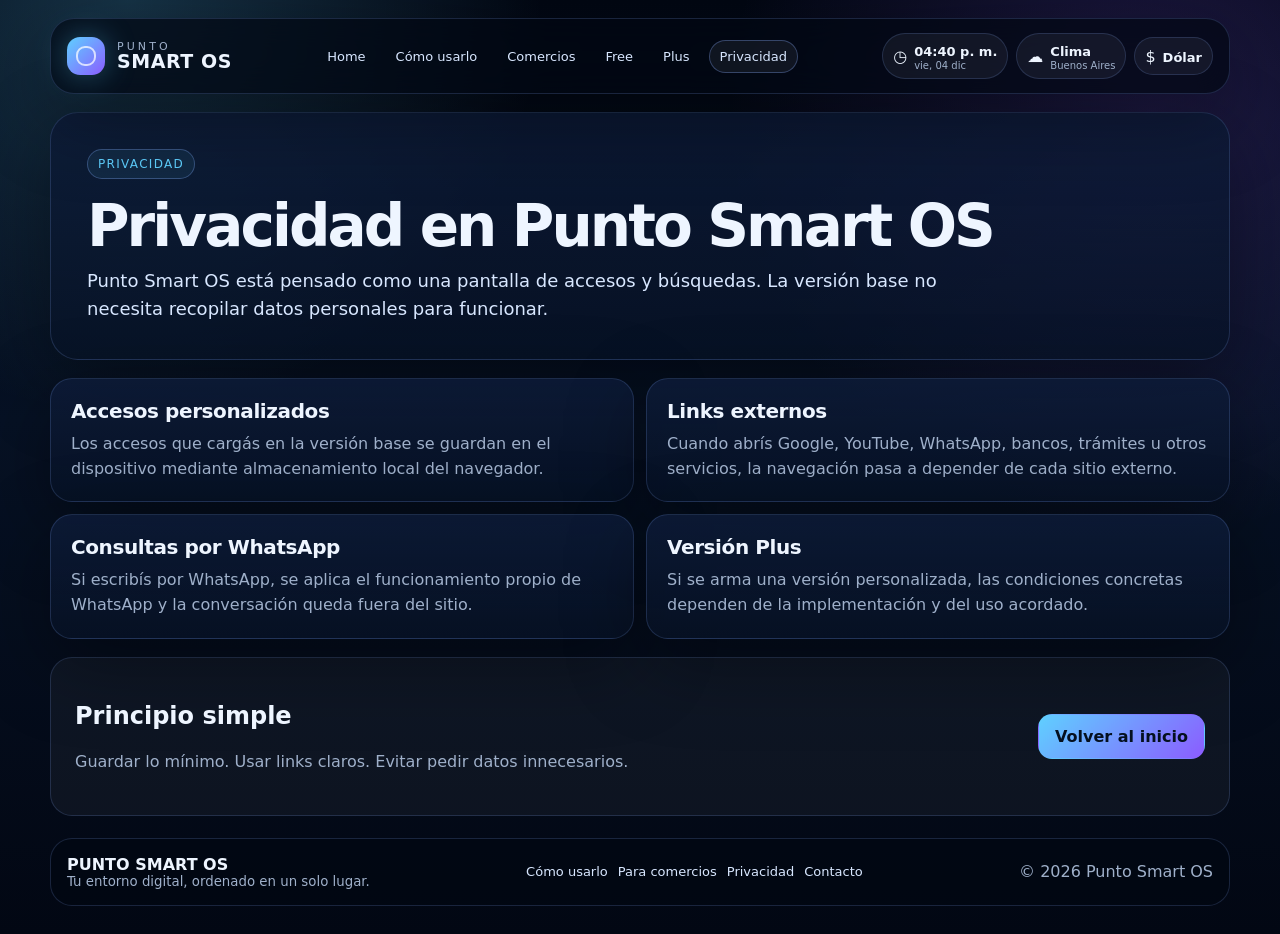
<file: home/privacidad/index.html>
<!doctype html>
<html lang="es-AR">
<head>
  <meta charset="utf-8" />
  <meta name="viewport" content="width=device-width, initial-scale=1" />
  <meta name="theme-color" content="#020713" />
  <title>Privacidad | Punto Smart OS</title>
  <meta name="description" content="Política de privacidad de Punto Smart OS: accesos locales, links externos, consultas por WhatsApp y uso de datos mínimos." />
  <link rel="canonical" href="https://puntosmart.com.ar/home/privacidad/" />
  <link rel="icon" href="../../favicon.ico" sizes="any" />
  <link rel="icon" type="image/png" sizes="32x32" href="../../assets/favicon-32.png" />
  <link rel="apple-touch-icon" href="../../assets/apple-touch-icon.png" />
  <link rel="manifest" href="../../manifest.webmanifest" />
  <meta property="og:type" content="website" />
  <meta property="og:title" content="Privacidad | Punto Smart OS" />
  <meta property="og:description" content="Política de privacidad de Punto Smart OS: accesos locales, links externos, consultas por WhatsApp y uso de datos mínimos." />
  <meta property="og:url" content="https://puntosmart.com.ar/home/privacidad/" />
  <meta name="twitter:card" content="summary" />
  <style>
/* Punto Smart OS v14.3 inline CSS fix */

:root{
  --bg:#020713;
  --bg2:#071225;
  --panel:rgba(12,24,48,.78);
  --panel2:rgba(14,31,62,.92);
  --line:rgba(134,171,255,.18);
  --line2:rgba(134,171,255,.32);
  --text:#eef5ff;
  --muted:#9fb0ca;
  --soft:#d8e7ff;
  --accent:#5fd0ff;
  --accent2:#8b5cff;
  --ok:#54f3b1;
  --warn:#ffd166;
  --shadow:0 24px 80px rgba(0,0,0,.38);
  --radius:22px;
}
*{box-sizing:border-box}
html{scroll-behavior:smooth;background:var(--bg)}
body{margin:0;min-height:100vh;font-family:Inter, ui-sans-serif, system-ui, -apple-system, Segoe UI, Roboto, Arial, sans-serif;color:var(--text);background:
  radial-gradient(circle at 10% 0%, rgba(95,208,255,.22), transparent 28%),
  radial-gradient(circle at 90% 12%, rgba(139,92,255,.20), transparent 30%),
  linear-gradient(180deg,#020713 0%,#071225 45%,#020713 100%);}
a{color:inherit;text-decoration:none}
button,input{font:inherit}
.app-shell{width:min(1180px,calc(100% - 28px));margin:0 auto;padding:18px 0 28px}
.topbar{position:relative;z-index:4;display:flex;align-items:center;justify-content:space-between;gap:14px;padding:14px 16px;margin-bottom:18px;border:1px solid var(--line);background:rgba(2,7,19,.72);backdrop-filter:blur(16px);border-radius:24px;box-shadow:var(--shadow)}
.brand{display:flex;align-items:center;gap:12px;min-width:max-content}
.brand-mark{width:38px;height:38px;border-radius:13px;background:linear-gradient(135deg,var(--accent),var(--accent2));box-shadow:0 0 30px rgba(95,208,255,.35);position:relative}
.brand-mark:after{content:"";position:absolute;inset:9px;border:2px solid rgba(255,255,255,.72);border-radius:9px}
.brand-text{display:grid;line-height:1}.brand-text span{font-size:11px;letter-spacing:.28em;color:var(--muted)}.brand-text strong{font-size:19px;letter-spacing:.03em}
.main-nav{display:flex;align-items:center;justify-content:flex-end;gap:8px;flex-wrap:wrap}.main-nav a{font-size:13px;color:var(--soft);padding:8px 10px;border:1px solid transparent;border-radius:999px}.main-nav a:hover,.main-nav a.active{border-color:var(--line2);background:rgba(255,255,255,.06)}
.status-zone{display:flex;align-items:center;gap:8px;flex-wrap:wrap;justify-content:flex-end}.status-pill{display:flex;align-items:center;gap:7px;min-height:38px;padding:7px 10px;border:1px solid var(--line);border-radius:999px;background:rgba(255,255,255,.055)}.status-pill b{font-size:13px}.status-pill small{display:block;color:var(--muted);font-size:10px}.gear{width:38px;height:38px;border:1px solid var(--line);border-radius:50%;background:rgba(255,255,255,.06);color:var(--text);cursor:pointer}
.hero{display:grid;grid-template-columns:minmax(0,1.05fr) minmax(340px,.95fr);gap:18px;align-items:stretch;margin-bottom:18px}.hero-card,.os-card,.panel,.text-card,.price-card{border:1px solid var(--line);border-radius:var(--radius);background:linear-gradient(180deg,rgba(13,27,56,.86),rgba(7,18,37,.72));box-shadow:var(--shadow)}.hero-card{padding:32px}.eyebrow{display:inline-flex;align-items:center;gap:8px;font-size:12px;letter-spacing:.11em;text-transform:uppercase;color:var(--accent);border:1px solid var(--line2);border-radius:999px;padding:7px 10px;background:rgba(95,208,255,.08);margin-bottom:18px}.hero h1{font-size:clamp(38px,6vw,72px);line-height:.96;margin:0 0 18px;letter-spacing:-.06em}.hero p{font-size:18px;line-height:1.55;color:var(--soft);max-width:670px;margin:0 0 18px}.cta-row{display:flex;gap:10px;flex-wrap:wrap;margin-top:22px}.btn{display:inline-flex;align-items:center;justify-content:center;gap:8px;min-height:44px;padding:12px 16px;border-radius:14px;border:1px solid var(--line2);background:rgba(255,255,255,.06);color:var(--text);font-weight:800;cursor:pointer}.btn.primary{border-color:transparent;background:linear-gradient(135deg,var(--accent),var(--accent2));color:#04101f}.btn:hover{transform:translateY(-1px)}
.quick-proof{display:grid;grid-template-columns:repeat(3,1fr);gap:10px;margin-top:24px}.proof{padding:12px;border:1px solid var(--line);border-radius:16px;background:rgba(255,255,255,.045)}.proof b{display:block;font-size:15px}.proof small{display:block;margin-top:5px;color:var(--muted);line-height:1.35}
.os-card{padding:18px;display:flex;flex-direction:column;gap:12px}.smart-search{padding:14px;border:1px solid var(--line);border-radius:20px;background:rgba(255,255,255,.05)}.smart-search-head{display:flex;align-items:flex-start;justify-content:space-between;gap:12px;margin-bottom:12px}.badge{font-size:12px;font-weight:900;color:#06111d;background:var(--accent);padding:6px 9px;border-radius:999px;white-space:nowrap}.smart-search-head small{font-size:12px;color:var(--muted);line-height:1.35}.smart-search-box{display:flex;gap:8px;align-items:center;border:1px solid var(--line2);border-radius:16px;padding:8px;background:rgba(0,0,0,.18)}.smart-search-box input{flex:1;border:0;outline:0;background:transparent;color:var(--text);min-width:0}.smart-search-box button{border:0;border-radius:12px;padding:9px 12px;background:var(--accent);color:#06111d;font-weight:900;cursor:pointer}.engines{display:flex;gap:7px;flex-wrap:wrap;margin-top:10px}.engine{border:1px solid var(--line);border-radius:999px;background:rgba(255,255,255,.045);color:var(--soft);font-size:12px;padding:7px 9px;cursor:pointer}.engine.active{background:rgba(95,208,255,.14);border-color:var(--accent);color:var(--text)}
.mini-desktop{display:grid;gap:10px}.desktop-section{padding:14px;border:1px solid var(--line);border-radius:18px;background:rgba(255,255,255,.04)}.desktop-title{display:flex;align-items:center;justify-content:space-between;margin-bottom:11px}.desktop-title b{font-size:14px}.desktop-title small{color:var(--muted);font-size:12px}.tile-grid{display:grid;grid-template-columns:repeat(4,1fr);gap:8px}.tile{min-height:74px;padding:10px;border:1px solid var(--line);border-radius:16px;background:rgba(255,255,255,.055);display:flex;flex-direction:column;justify-content:center;gap:5px;transition:.18s ease}.tile:hover{border-color:var(--accent);background:rgba(95,208,255,.10);transform:translateY(-1px)}.tile span{font-weight:900;font-size:13px}.tile small{font-size:11px;color:var(--muted);line-height:1.2}.ad-banner{display:flex;align-items:center;justify-content:space-between;gap:12px;border:1px solid rgba(95,208,255,.36);border-radius:20px;padding:14px 16px;background:linear-gradient(135deg,rgba(95,208,255,.16),rgba(139,92,255,.10));box-shadow:var(--shadow)}.ad-copy b{display:block}.ad-copy small{color:var(--muted)}.ad-cta{font-weight:900;color:#06111d;background:var(--warn);padding:9px 12px;border-radius:999px;white-space:nowrap;font-size:12px}
.section{margin:18px 0}.section-head{display:flex;align-items:end;justify-content:space-between;gap:18px;margin:0 2px 12px}.section h2{font-size:30px;letter-spacing:-.04em;margin:0}.section-head p{margin:0;color:var(--muted);line-height:1.45;max-width:640px}.cards{display:grid;grid-template-columns:repeat(3,1fr);gap:12px}.cards.two{grid-template-columns:repeat(2,1fr)}.cards.four{grid-template-columns:repeat(4,1fr)}.text-card,.panel{padding:20px}.text-card h3,.panel h3,.price-card h3{margin:0 0 9px;font-size:20px;letter-spacing:-.02em}.text-card p,.panel p,.price-card p{margin:0;color:var(--muted);line-height:1.55}.text-card ul,.panel ul,.price-card ul{margin:14px 0 0;padding-left:18px;color:var(--soft);line-height:1.55}.text-card li+li,.panel li+li,.price-card li+li{margin-top:6px}.wide-panel{padding:24px;border:1px solid var(--line);border-radius:var(--radius);background:rgba(255,255,255,.045);display:grid;grid-template-columns:1fr auto;gap:18px;align-items:center}.wide-panel p{color:var(--muted);line-height:1.55}.page-hero{padding:36px;border:1px solid var(--line);border-radius:28px;background:linear-gradient(180deg,rgba(13,27,56,.86),rgba(7,18,37,.72));box-shadow:var(--shadow);margin-bottom:18px}.page-hero h1{font-size:clamp(34px,5vw,58px);line-height:1;margin:0 0 12px;letter-spacing:-.05em}.page-hero p{font-size:18px;line-height:1.55;color:var(--soft);max-width:850px;margin:0}.steps{counter-reset:step;display:grid;gap:12px}.step{counter-increment:step;display:grid;grid-template-columns:54px 1fr;gap:12px;align-items:start;padding:18px;border:1px solid var(--line);border-radius:20px;background:rgba(255,255,255,.045)}.step:before{content:counter(step);width:42px;height:42px;border-radius:14px;display:flex;align-items:center;justify-content:center;font-weight:900;color:#06111d;background:linear-gradient(135deg,var(--accent),var(--accent2))}.step h3{margin:0 0 6px}.step p{margin:0;color:var(--muted);line-height:1.55}.price-grid{display:grid;grid-template-columns:repeat(2,1fr);gap:14px}.price-card{padding:24px}.price-card.featured{border-color:rgba(95,208,255,.55);background:linear-gradient(180deg,rgba(18,39,78,.94),rgba(7,18,37,.76))}.price-tag{font-size:28px;font-weight:950;letter-spacing:-.04em;margin:8px 0 2px}.footer{display:flex;align-items:center;justify-content:space-between;gap:12px;flex-wrap:wrap;margin-top:22px;padding:16px;border:1px solid var(--line);border-radius:22px;background:rgba(2,7,19,.72);color:var(--muted)}.footer b{color:var(--text)}.footer small{display:block}.footer-links{display:flex;gap:10px;flex-wrap:wrap}.footer a{color:var(--soft);font-size:13px}.note{font-size:13px;color:var(--muted);line-height:1.5}.skip-link{position:absolute;left:-999px;top:auto;width:1px;height:1px;overflow:hidden}.skip-link:focus{left:16px;top:16px;width:auto;height:auto;background:var(--accent);color:#06111d;padding:10px;border-radius:10px;z-index:10}
@media (max-width:900px){.topbar{align-items:flex-start;flex-direction:column}.main-nav{justify-content:flex-start}.hero{grid-template-columns:1fr}.cards,.cards.two,.cards.four,.price-grid{grid-template-columns:1fr}.wide-panel{grid-template-columns:1fr}.quick-proof{grid-template-columns:1fr}.tile-grid{grid-template-columns:repeat(2,1fr)}.hide-small{display:none}.hero-card{padding:24px}.page-hero{padding:26px}.section-head{display:block}.section-head p{margin-top:8px}.ad-banner{align-items:flex-start;flex-direction:column}.ad-cta{align-self:flex-start}}
@media (max-width:460px){.app-shell{width:min(100% - 18px,1180px)}.main-nav a{font-size:12px;padding:7px 8px}.hero h1{font-size:38px}.smart-search-box{align-items:stretch;flex-direction:column}.smart-search-box button{width:100%}.tile-grid{grid-template-columns:1fr}.status-zone{width:100%;justify-content:space-between}.status-pill{flex:1}.gear{flex:0 0 38px}}

  </style>
  <script type="application/ld+json">{"@context": "https://schema.org", "@type": "Organization", "name": "Punto Smart", "url": "https://puntosmart.com.ar"}</script>
</head>
<body>
<a class="skip-link" href="#contenido">Saltar al contenido</a>
  <div class="app-shell">
    <header class="topbar">
      <a class="brand" href="/home/" aria-label="Punto Smart OS">
        <span class="brand-mark"></span>
        <span class="brand-text"><span>PUNTO</span><strong>SMART OS</strong></span>
      </a>
      <nav class="main-nav" aria-label="Navegación principal"><a href="/home/" class="">Home</a><a href="/home/como-usarlo/" class="">Cómo usarlo</a><a href="/home/para-comercios/" class="">Comercios</a><a href="/home/free/" class="">Free</a><a href="/home/plus/" class="">Plus</a><a href="/home/privacidad/" class="active">Privacidad</a></nav>
      <div class="status-zone">
        <div class="status-pill hide-small"><span>◷</span><span><b id="clock">--:--</b><small id="dateText">Cargando...</small></span></div>
        <a class="status-pill hide-small" href="https://www.google.com/search?q=clima+buenos+aires" target="_blank" rel="noopener"><span>☁</span><span><b>Clima</b><small>Buenos Aires</small></span></a>
        <a class="status-pill" href="https://dolarhoy.com/" target="_blank" rel="noopener"><span>$</span><span><b>Dólar</b></span></a>
      </div>
    </header>
    <main id="contenido">

      <section class="page-hero"><span class="eyebrow">Privacidad</span><h1>Privacidad en Punto Smart OS</h1><p>Punto Smart OS está pensado como una pantalla de accesos y búsquedas. La versión base no necesita recopilar datos personales para funcionar.</p></section>
      <section class="section"><div class="cards two">
        <article class="text-card"><h3>Accesos personalizados</h3><p>Los accesos que cargás en la versión base se guardan en el dispositivo mediante almacenamiento local del navegador.</p></article>
        <article class="text-card"><h3>Links externos</h3><p>Cuando abrís Google, YouTube, WhatsApp, bancos, trámites u otros servicios, la navegación pasa a depender de cada sitio externo.</p></article>
        <article class="text-card"><h3>Consultas por WhatsApp</h3><p>Si escribís por WhatsApp, se aplica el funcionamiento propio de WhatsApp y la conversación queda fuera del sitio.</p></article>
        <article class="text-card"><h3>Versión Plus</h3><p>Si se arma una versión personalizada, las condiciones concretas dependen de la implementación y del uso acordado.</p></article>
      </div></section>
      <section class="wide-panel"><div><h2>Principio simple</h2><p>Guardar lo mínimo. Usar links claros. Evitar pedir datos innecesarios.</p></div><a class="btn primary" href="/home/">Volver al inicio</a></section>

    </main>
    <footer class="footer">
      <div><b>PUNTO SMART OS</b><small>Tu entorno digital, ordenado en un solo lugar.</small></div>
      <div class="footer-links">
        <a href="/home/como-usarlo/">Cómo usarlo</a>
        <a href="/home/para-comercios/">Para comercios</a>
        <a href="/home/privacidad/">Privacidad</a>
        <a href="https://wa.me/5491148706501?text=Hola%2C%20quiero%20consultar%20por%20Punto%20Smart%20OS" target="_blank" rel="noopener">Contacto</a>
      </div>
      <span>© 2026 Punto Smart OS</span>
    </footer>
  </div>
  <script>
// Punto Smart OS v14.3 inline JS fix

const engines = {
  web: q => `https://www.google.com/search?q=${encodeURIComponent(q)}`,
  ia: q => `https://chat.openai.com/?q=${encodeURIComponent(q)}`,
  videos: q => `https://www.youtube.com/results?search_query=${encodeURIComponent(q)}`,
  comprar: q => `https://www.google.com/search?tbm=shop&q=${encodeURIComponent(q)}`,
  comparar: q => `https://www.google.com/search?q=${encodeURIComponent(q + ' comparativa opiniones')}`,
  tramites: q => `https://www.google.com/search?q=${encodeURIComponent(q + ' trámite Argentina')}`
};
let activeEngine = 'web';
document.querySelectorAll('[data-engine]').forEach(btn => {
  btn.addEventListener('click', () => {
    document.querySelectorAll('[data-engine]').forEach(b => b.classList.remove('active'));
    btn.classList.add('active');
    activeEngine = btn.dataset.engine;
  });
});
const form = document.querySelector('#smartSearchForm');
if(form){
  form.addEventListener('submit', e => {
    e.preventDefault();
    const input = document.querySelector('#searchInput');
    const q = (input?.value || '').trim();
    if(!q) return;
    const fn = engines[activeEngine] || engines.web;
    window.open(fn(q), '_blank', 'noopener');
  });
}
const clock = document.querySelector('#clock');
const dateText = document.querySelector('#dateText');
function tick(){
  const d = new Date();
  if(clock) clock.textContent = d.toLocaleTimeString('es-AR', {hour:'2-digit', minute:'2-digit'});
  if(dateText) dateText.textContent = d.toLocaleDateString('es-AR', {weekday:'short', day:'2-digit', month:'short'});
}
tick(); setInterval(tick, 30000);

  </script>
</body>
</html>
</file>
<file: styles.css>
:root{ --bg:#06111d; --card:rgba(255,255,255,.052); --line:rgba(255,255,255,.11); --text:#f5f8fc; --muted:#c8d3df; --muted2:#91a6bb; --blue:#2698ff; --cyan:#49d9ff; --violet:#8c62ff; --green:#47ff8d; --shadow:0 16px 42px rgba(0,0,0,.28);
}
*{box-sizing:border-box}
html{scroll-behavior:smooth}
body{ margin:0; font-family:Inter,system-ui,-apple-system,BlinkMacSystemFont,"Segoe UI",Roboto,Arial,sans-serif; color:var(--text); background: radial-gradient(circle at 10% 6%, rgba(0,168,255,.24), transparent 26%), radial-gradient(circle at 88% 8%, rgba(121,84,255,.16), transparent 22%), radial-gradient(circle at 70% 78%, rgba(0,255,170,.07), transparent 28%), linear-gradient(180deg,#06111d 0%, #071827 48%, #040b11 100%);
}
a{color:inherit;text-decoration:none}
.container{width:min(1120px, calc(100% - 28px)); margin:auto} /* Header */
.nav{ position:relative; top:auto; z-index:30; background:rgba(5,10,18,.84); backdrop-filter:blur(16px); border-bottom:1px solid var(--line);
}
.nav-inner{ min-height:58px; display:flex; align-items:center; justify-content:space-between; gap:16px;
}
.brand{display:flex; align-items:center; gap:12px; font-weight:900; letter-spacing:.02em}
.brand span:last-child{font-size:1rem; line-height:1}
.logo-mark{ width:42px; height:42px; border-radius:13px; display:inline-block; flex:0 0 auto; background: radial-gradient(circle at 68% 34%, #31d8ff 0 11%, transparent 12%), conic-gradient(from 210deg,#04111f,#0a2d60,#23d7ff,#204cff,#06111d,#04111f); box-shadow: inset 13px 0 14px rgba(0,0,0,.72), 0 0 24px rgba(35,150,255,.28); position:relative
}
.logo-mark:after{ content:""; position:absolute; inset:11px 13px; border-radius:50%; background:#06111d; box-shadow:inset -4px 0 9px rgba(0,0,0,.55)
}
.nav-links{ display:flex; align-items:center; gap:16px; color:var(--muted); font-weight:720; font-size:.9rem; white-space:nowrap; justify-content:flex-end;
}
.nav-links a:hover{color:#fff} .btn{ display:inline-flex; align-items:center; justify-content:center; min-height:44px; padding:0 18px; border-radius:14px; font-weight:860; letter-spacing:.01em; background:linear-gradient(135deg,var(--violet),var(--blue)); border:1px solid rgba(255,255,255,.15); box-shadow:0 12px 26px rgba(24,149,255,.18);
}
.btn.small{min-height:38px; padding:0 14px; border-radius:12px; font-size:.88rem}
.btn.secondary{ background:rgba(255,255,255,.055); box-shadow:none;
} /* General layout */
.section{ padding:26px 0; border-top:1px solid rgba(255,255,255,.055); scroll-margin-top:18px;
}
.hero{ padding:34px 0 18px; scroll-margin-top:18px;
}
.hero-grid{ max-width:860px;
}
.kicker{ display:inline-block; color:var(--cyan); font-weight:870; text-transform:uppercase; letter-spacing:.12em; font-size:.78rem; margin-bottom:10px; padding:8px 12px; border:1px solid rgba(41,217,255,.18); border-radius:10px; background:rgba(41,217,255,.06);
}
h1{ font-size:clamp(2.25rem, 5.75vw, 4.85rem); line-height:.96; margin:0 0 12px; letter-spacing:-.055em;
}
.gradient{ background:linear-gradient(135deg,#d8f7ff 0%, #5ed4ff 46%, #8d76ff 100%); -webkit-background-clip:text; background-clip:text; color:transparent;
}
.lead{ font-size:clamp(1rem, 1.7vw, 1.2rem); line-height:1.38; color:var(--muted); margin:0 0 6px; max-width:790px;
}
.lead-2{ font-size:1rem; line-height:1.38; color:var(--muted2); margin:0; max-width:770px;
}
.ctas{display:flex; gap:12px; flex-wrap:wrap; margin:16px 0 0} .section h2{ font-size:clamp(1.8rem, 3.7vw, 2.85rem); line-height:1.05; margin:0 0 8px; letter-spacing:-.04em;
}
.section p.sub{ color:var(--muted); font-size:1rem; line-height:1.46; max-width:880px; margin:0 0 14px;
} .single-panel,.critical-card,.card,.step,.mini-card{ background:rgba(255,255,255,.04); border:1px solid var(--line); border-radius:18px; padding:15px;
}
.single-panel h3,.critical-card h3,.card h3,.step h3,.mini-card h3{margin:0 0 6px; font-size:1.02rem}
.checklist{display:grid; gap:9px; margin:0; padding:0; list-style:none}
.checklist li{display:flex; gap:10px; color:var(--muted); line-height:1.42}
.checklist li:before{content:"✓"; color:var(--green); font-weight:900; flex:0 0 auto} .critical{ background:linear-gradient(135deg, rgba(139,92,255,.12), rgba(24,149,255,.10)); border:1px solid rgba(255,255,255,.14); border-radius:22px; padding:18px; box-shadow:var(--shadow);
}
.critical-grid,.cards,.mini-grid{ display:grid; grid-template-columns:repeat(3, minmax(0,1fr)); gap:12px;
}
.critical-grid{grid-template-columns:repeat(4, minmax(0,1fr))}
.critical-card p,.card p,.step p,.mini-card p{ margin:0; color:var(--muted); line-height:1.4; font-size:.94rem
}
.icon{font-size:1.3rem; margin-bottom:7px} .steps{ counter-reset:steps; display:grid; grid-template-columns:repeat(5, minmax(0,1fr)); gap:12px;
}
.step{counter-increment:steps}
.step:before{ content:counter(steps); display:grid; place-items:center; width:30px; height:30px; border-radius:50%; background:linear-gradient(135deg,var(--violet),var(--blue)); font-weight:900; margin-bottom:9px;
} .cta-band{ background:linear-gradient(135deg, rgba(139,92,255,.24), rgba(24,149,255,.18)); border:1px solid rgba(255,255,255,.15); border-radius:22px; padding:20px; display:flex; align-items:center; justify-content:space-between; gap:16px;
}
.cta-band h2{margin:0 0 6px; font-size:clamp(1.5rem,3vw,2.2rem)}
.cta-band p{margin:0; color:var(--muted); line-height:1.4} .keyword-box{display:flex; flex-wrap:wrap; gap:8px; margin-top:8px}
.tag{ border:1px solid var(--line); border-radius:999px; background:rgba(255,255,255,.04); padding:7px 11px; color:var(--muted); font-weight:650; font-size:.86rem;
} .footer{border-top:1px solid var(--line); padding:18px 0; color:var(--muted2)}
.footer-inner{display:flex; justify-content:space-between; gap:16px; flex-wrap:wrap}
.footer a{color:var(--muted)} .seo-hidden{position:absolute; left:-9999px; top:auto; width:1px; height:1px; overflow:hidden} /* Internal pages */
.page-hero{padding:42px 0 20px}
.content{max-width:900px}
.content h1{font-size:clamp(2.1rem,5vw,4.3rem)}
.content h2{font-size:1.65rem;margin-top:26px;margin-bottom:10px}
.content p,.content li{color:var(--muted);line-height:1.58;font-size:1rem}
.content ul{padding-left:20px}
.notice{background:rgba(255,255,255,.06);border:1px solid var(--line);border-radius:18px;padding:18px;margin:18px 0}
.row{display:grid;grid-template-columns:220px 1fr;gap:14px;border-bottom:1px solid var(--line);padding:10px 0}
.row strong{color:#fff}.row span{color:var(--muted)} @media (max-width: 1080px){ .nav-links{gap:12px; font-size:.84rem}
}
@media (max-width: 980px){ .nav-links{display:flex} .critical-grid{grid-template-columns:repeat(2, minmax(0,1fr))} .cards{grid-template-columns:repeat(2, minmax(0,1fr))} .steps{grid-template-columns:repeat(3, minmax(0,1fr))}
}
@media (max-width: 760px){ .container{width:min(100% - 22px, 1120px)} .hero{padding:26px 0 14px} .section{padding:22px 0} .critical,.cta-band,.single-panel,.card,.step,.mini-card{padding:14px} .critical-grid,.cards,.steps,.mini-grid{grid-template-columns:1fr} .cta-band{display:block} .cta-band .btn{margin-top:12px} h1{font-size:clamp(2rem, 9vw, 3rem)}
} /* v11: menú siempre visible, incluso con zoom alto */
@media (max-width: 1080px){ .nav-inner{ min-height:auto; align-items:flex-start; flex-direction:column; padding:10px 0; } .nav-links{ display:flex !important; width:100%; overflow-x:auto; gap:10px; padding:0 0 8px 0; scrollbar-width:thin; } .nav-links a{ flex:0 0 auto; } .btn.small{ min-height:36px; padding:0 12px; }
}
@media (max-width: 760px){ .nav-inner{ align-items:flex-start; flex-direction:column; padding:10px 0; } .nav-links{ display:flex !important; width:100%; overflow-x:auto; gap:10px; padding:0 0 8px 0; } .nav-links a{ flex:0 0 auto; } .brand span:last-child{ font-size:.96rem; }
} /* v12 anticache override */
.nav-links{display:flex !important}
@media (max-width: 1200px){ .nav-inner{ min-height:auto !important; align-items:flex-start !important; flex-direction:column !important; padding:10px 0 !important; } .nav-links{ display:flex !important; width:100% !important; overflow-x:auto !important; gap:10px !important; padding:0 0 8px 0 !important; white-space:nowrap !important; } .nav-links a{flex:0 0 auto !important}
} /* v13: header no sticky para que no tape contenido con zoom alto */
.nav{position:relative !important; top:auto !important}
.section,.hero{scroll-margin-top:18px !important}

/* v13: header no sticky para que no tape contenido con zoom alto */
.nav{position:relative !important; top:auto !important}
.section,.hero{scroll-margin-top:18px !important}
</file>
<file: puntosmart_institucional_final_completo_v8/styles.css>
:root{
  --bg:#06111d;
  --bg2:#0a1b2d;
  --bg3:#102544;
  --card:rgba(255,255,255,.05);
  --line:rgba(255,255,255,.10);
  --text:#f5f8fc;
  --muted:#c7d2df;
  --muted2:#94a8bd;
  --blue:#2698ff;
  --cyan:#49d9ff;
  --violet:#8c62ff;
  --green:#47ff8d;
  --shadow:0 16px 42px rgba(0,0,0,.28);
}
*{box-sizing:border-box}
html{scroll-behavior:smooth}
body{
  margin:0;
  font-family:Inter,system-ui,-apple-system,BlinkMacSystemFont,"Segoe UI",Roboto,Arial,sans-serif;
  color:var(--text);
  background:
    radial-gradient(circle at 10% 6%, rgba(0,168,255,.24), transparent 26%),
    radial-gradient(circle at 88% 8%, rgba(121,84,255,.16), transparent 22%),
    radial-gradient(circle at 70% 78%, rgba(0,255,170,.07), transparent 28%),
    linear-gradient(180deg,#06111d 0%, #071827 48%, #040b11 100%);
}
a{color:inherit;text-decoration:none}
.container{width:min(1120px, calc(100% - 28px)); margin:auto}

/* Header */
.nav{
  position:sticky; top:0; z-index:30;
  background:rgba(5,10,18,.82);
  backdrop-filter:blur(16px);
  border-bottom:1px solid var(--line);
}
.nav-inner{
  min-height:58px;
  display:flex; align-items:center; justify-content:space-between; gap:16px;
}
.brand{display:flex; align-items:center; gap:12px; font-weight:900; letter-spacing:.02em}
.brand span:last-child{font-size:1rem; line-height:1}
.logo-mark{
  width:42px; height:42px; border-radius:13px; display:inline-block; flex:0 0 auto;
  background:
    radial-gradient(circle at 68% 34%, #31d8ff 0 11%, transparent 12%),
    conic-gradient(from 210deg,#04111f,#0a2d60,#23d7ff,#204cff,#06111d,#04111f);
  box-shadow: inset 13px 0 14px rgba(0,0,0,.72), 0 0 24px rgba(35,150,255,.28);
  position:relative
}
.logo-mark:after{
  content:""; position:absolute; inset:11px 13px; border-radius:50%;
  background:#06111d; box-shadow:inset -4px 0 9px rgba(0,0,0,.55)
}
.nav-links{
  display:flex; align-items:center; gap:18px; color:var(--muted);
  font-weight:700; font-size:.92rem; white-space:nowrap; flex-wrap:wrap; justify-content:flex-end;
}
.nav-links a:hover{color:#fff}

.btn{
  display:inline-flex; align-items:center; justify-content:center;
  min-height:44px; padding:0 18px; border-radius:14px;
  font-weight:850; letter-spacing:.01em;
  background:linear-gradient(135deg,var(--violet),var(--blue));
  border:1px solid rgba(255,255,255,.15);
  box-shadow:0 12px 26px rgba(24,149,255,.18);
}
.btn.small{min-height:38px; padding:0 14px; border-radius:12px; font-size:.9rem}
.btn.secondary{
  background:rgba(255,255,255,.05);
  box-shadow:none;
}

/* Sections */
.section{
  padding:28px 0;
  border-top:1px solid rgba(255,255,255,.05);
  scroll-margin-top:76px;
}
.hero{
  padding:36px 0 18px;
  scroll-margin-top:76px;
}
.hero-grid{
  display:grid;
  grid-template-columns:1fr;
  gap:14px;
  max-width:860px;
}
.kicker{
  display:inline-block;
  color:var(--cyan);
  font-weight:850;
  text-transform:uppercase;
  letter-spacing:.12em;
  font-size:.8rem;
  margin-bottom:10px;
  padding:8px 12px;
  border:1px solid rgba(41,217,255,.18);
  border-radius:10px;
  background:rgba(41,217,255,.06);
}
h1{
  font-size:clamp(2.3rem, 6vw, 5rem);
  line-height:.96;
  margin:0 0 12px;
  letter-spacing:-.055em;
}
.gradient{
  background:linear-gradient(135deg,#d8f7ff 0%, #5ed4ff 46%, #8d76ff 100%);
  -webkit-background-clip:text; background-clip:text; color:transparent;
}
.lead{
  font-size:clamp(1rem, 1.8vw, 1.22rem);
  line-height:1.4;
  color:var(--muted);
  margin:0 0 8px;
  max-width:780px;
}
.lead-2{
  font-size:1rem;
  line-height:1.42;
  color:var(--muted2);
  margin:0;
  max-width:760px;
}
.ctas{display:flex; gap:12px; flex-wrap:wrap; margin:18px 0 10px}

.section h2{
  font-size:clamp(1.9rem, 4vw, 3rem);
  line-height:1.05;
  margin:0 0 8px;
  letter-spacing:-.04em;
}
.section p.sub{
  color:var(--muted);
  font-size:1.02rem;
  line-height:1.48;
  max-width:860px;
  margin:0 0 14px;
}

.single-panel,.critical-card,.card,.step,.mini-card{
  background:rgba(255,255,255,.04);
  border:1px solid var(--line);
  border-radius:18px;
  padding:16px;
}
.single-panel h3,.critical-card h3,.card h3,.step h3,.mini-card h3{margin:0 0 6px; font-size:1.04rem}
.checklist{display:grid; gap:10px; margin:0; padding:0; list-style:none}
.checklist li{display:flex; gap:10px; color:var(--muted); line-height:1.46}
.checklist li:before{content:"✓"; color:var(--green); font-weight:900; flex:0 0 auto}

.critical{
  background:linear-gradient(135deg, rgba(139,92,255,.12), rgba(24,149,255,.10));
  border:1px solid rgba(255,255,255,.14);
  border-radius:22px;
  padding:18px;
  box-shadow:var(--shadow);
}
.critical-grid,.cards,.mini-grid{
  display:grid;
  grid-template-columns:repeat(3, minmax(0,1fr));
  gap:12px;
}
.critical-grid{grid-template-columns:repeat(4, minmax(0,1fr))}
.critical-card p,.card p,.step p,.mini-card p{
  margin:0; color:var(--muted); line-height:1.42; font-size:.95rem
}
.icon{font-size:1.35rem; margin-bottom:8px}

.steps{
  counter-reset:steps;
  display:grid;
  grid-template-columns:repeat(5, minmax(0,1fr));
  gap:12px;
}
.step{counter-increment:steps}
.step:before{
  content:counter(steps);
  display:grid; place-items:center;
  width:30px; height:30px; border-radius:50%;
  background:linear-gradient(135deg,var(--violet),var(--blue));
  font-weight:900; margin-bottom:10px;
}

.cta-band{
  background:linear-gradient(135deg, rgba(139,92,255,.24), rgba(24,149,255,.18));
  border:1px solid rgba(255,255,255,.15);
  border-radius:22px;
  padding:20px;
  display:flex; align-items:center; justify-content:space-between; gap:16px;
}
.cta-band h2{margin:0 0 6px; font-size:clamp(1.5rem,3vw,2.2rem)}
.cta-band p{margin:0; color:var(--muted); line-height:1.42}

.keyword-box{display:flex; flex-wrap:wrap; gap:8px; margin-top:8px}
.tag{
  border:1px solid var(--line);
  border-radius:999px;
  background:rgba(255,255,255,.04);
  padding:8px 12px;
  color:var(--muted);
  font-weight:650;
  font-size:.88rem;
}

.footer{border-top:1px solid var(--line); padding:20px 0; color:var(--muted2)}
.footer-inner{display:flex; justify-content:space-between; gap:16px; flex-wrap:wrap}
.footer a{color:var(--muted)}

.seo-hidden{position:absolute; left:-9999px; top:auto; width:1px; height:1px; overflow:hidden}

@media (max-width: 1040px){
  .nav-links{gap:14px; font-size:.88rem}
  .critical-grid{grid-template-columns:repeat(2, minmax(0,1fr))}
  .steps{grid-template-columns:repeat(3, minmax(0,1fr))}
}
@media (max-width: 760px){
  .container{width:min(100% - 22px, 1120px)}
  .nav-links{display:none}
  .hero{padding:26px 0 14px}
  .section{padding:22px 0}
  .critical,.cta-band,.single-panel,.card,.step,.mini-card{padding:14px}
  .critical-grid,.cards,.steps,.mini-grid{grid-template-columns:1fr}
  .cta-band{display:block}
  .cta-band .btn{margin-top:12px}
  h1{font-size:clamp(2rem, 9vw, 3rem)}
}
</file>
